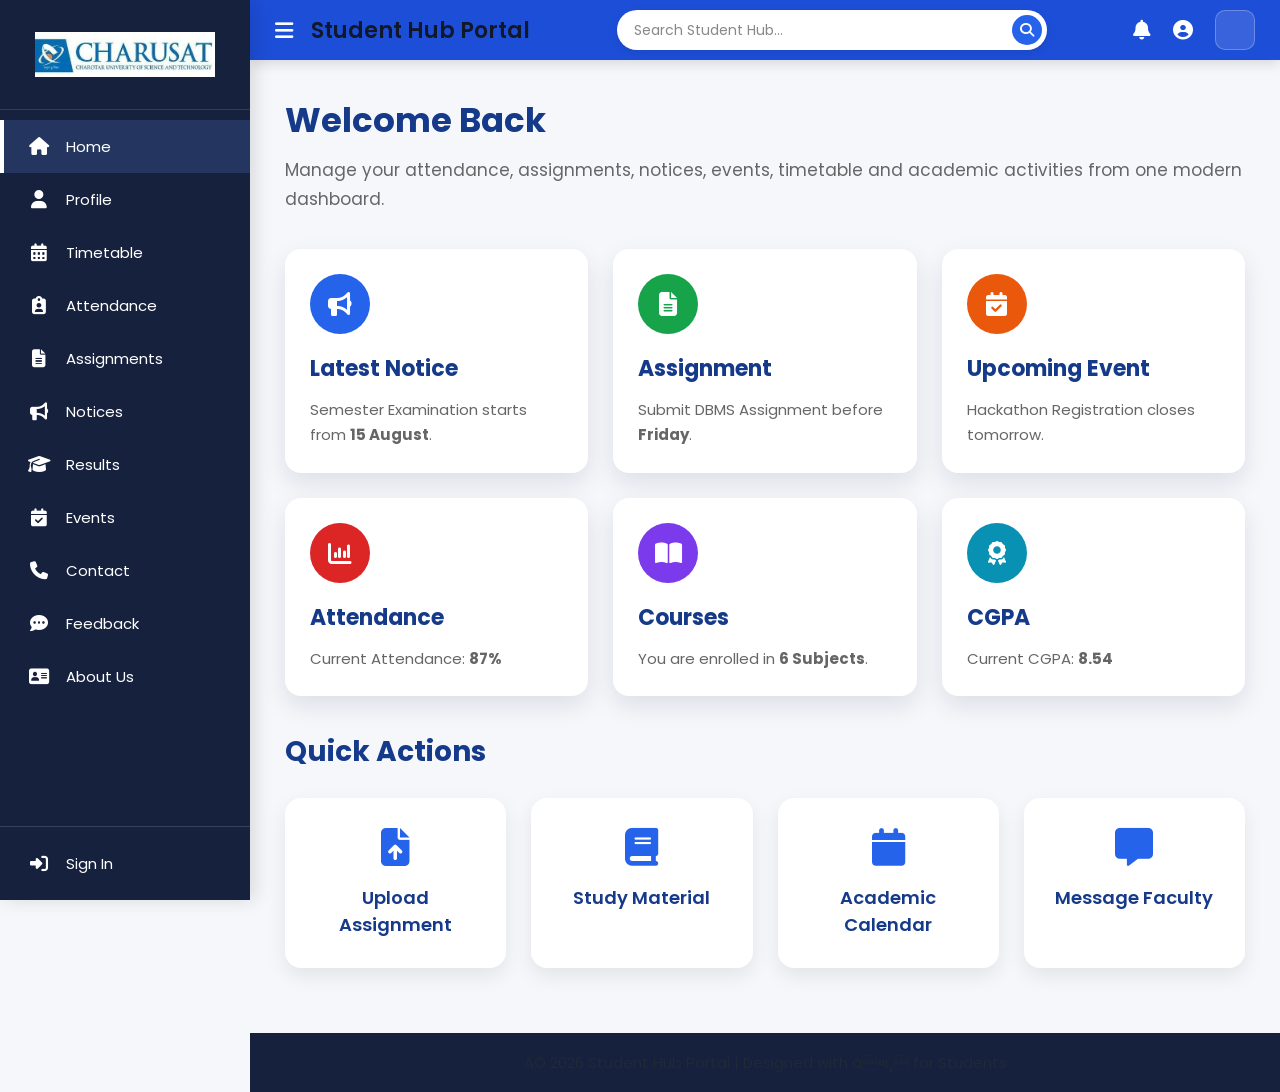
<file: index.html>
﻿<!DOCTYPE html>
<html lang="en">

<head>

    <meta charset="UTF-8">

    <meta name="viewport"
        content="width=device-width, initial-scale=1.0">

    <title>Student Hub Portal</title>


    <!-- =====================================================
         FONT AWESOME
    ====================================================== -->

    <link rel="stylesheet"
        href="https://cdnjs.cloudflare.com/ajax/libs/font-awesome/6.7.2/css/all.min.css">


    <!-- =====================================================
         GOOGLE FONT
    ====================================================== -->

    <link rel="preconnect"
        href="https://fonts.googleapis.com">

    <link rel="preconnect"
        href="https://fonts.gstatic.com"
        crossorigin>

    <link href="https://fonts.googleapis.com/css2?family=Poppins:wght@300;400;500;600;700;800&display=swap"
        rel="stylesheet">


    <!-- =====================================================
         CSS
    ====================================================== -->

    <link rel="stylesheet"
        href="style.css">

    <link rel="stylesheet" href="theme.css">
</head>


<body>


    <!-- =====================================================
         SIDEBAR
    ====================================================== -->

    <aside class="sidebar">


        <!-- ================= LOGO ================= -->

        <div class="logo-section">

            <img src="logo.jpg"
                alt="Student Hub Logo"
                class="logo">

        </div>


        <!-- ================= MENU ================= -->

        <nav class="menu">


            <a href="index.html"
                class="active">

                <i class="fa-solid fa-house"></i>

                <span>Home</span>

            </a>


            <a href="profile.html">

                <i class="fa-solid fa-user"></i>

                <span>Profile</span>

            </a>


            <a href="timetable.html">

                <i class="fa-solid fa-calendar-days"></i>

                <span>Timetable</span>

            </a>


            <a href="attendence.html">

                <i class="fa-solid fa-clipboard-user"></i>

                <span>Attendance</span>

            </a>


            <a href="assignment.html">

                <i class="fa-solid fa-file-lines"></i>

                <span>Assignments</span>

            </a>


            <a href="notice.html">

                <i class="fa-solid fa-bullhorn"></i>

                <span>Notices</span>

            </a>


            <a href="result.html">

                <i class="fa-solid fa-graduation-cap"></i>

                <span>Results</span>

            </a>


            <a href="event.html">

                <i class="fa-solid fa-calendar-check"></i>

                <span>Events</span>

            </a>


            <a href="contect.html">

                <i class="fa-solid fa-phone"></i>

                <span>Contact</span>

            </a>


            <a href="feedback.html">

                <i class="fa-solid fa-comment-dots"></i>

                <span>Feedback</span>

            </a>


            <a href="about.html">

                <i class="fa-solid fa-address-card"></i>

                <span>About Us</span>

            </a>


        </nav>


        <!-- ================= BOTTOM MENU ================= -->

        <div class="bottom-menu">

            <a href="login.html">

                <i class="fa-solid fa-right-to-bracket"></i>

                <span>Sign In</span>

            </a>

        </div>


    </aside>



    <!-- =====================================================
         MAIN CONTENT
    ====================================================== -->

    <main class="main-content">


        <!-- =================================================
             NAVBAR
        ================================================== -->

        <header class="navbar">


            <!-- ================= LEFT ================= -->

            <div class="navbar-left">


                <!-- Sidebar Toggle -->

                <i class="fa-solid fa-bars"
                    id="menu-toggle"
                    title="Toggle Sidebar">
                </i>


                <!-- Portal Name -->

                <h2>
                    Student Hub Portal
                </h2>


            </div>



            <!-- ================= SEARCH ================= -->

            <div class="navbar-search"
                id="navbar-search">


                <input
                    type="text"
                    id="search-input"
                    placeholder="Search Student Hub..."
                    autocomplete="off">


                <!-- Search Button -->

                <button
                    type="button"
                    id="search-btn"
                    title="Search">

                    <i class="fa-solid fa-magnifying-glass"></i>

                </button>


                <!-- Search Results -->

                <div class="search-results"
                    id="search-results">

                </div>


            </div>



            <!-- ================= RIGHT ================= -->

            <div class="navbar-right">


                <!-- Notification -->

                <i class="fa-solid fa-bell"
                    id="notification-btn"
                    title="Notifications">
                </i>


                <!-- Profile -->

                <i class="fa-solid fa-circle-user"
                    id="profile-btn"
                    title="Profile">
                </i>


            </div>


        </header>



        <!-- =================================================
             WELCOME
        ================================================== -->

        <section class="welcome">

            <h1>
                Welcome Back
            </h1>

            <p>

                Manage your attendance, assignments, notices,
                events, timetable and academic activities
                from one modern dashboard.

            </p>

        </section>



        <!-- =================================================
             DASHBOARD CARDS
        ================================================== -->

        <section class="cards">


            <!-- Latest Notice -->

            <div class="card">

                <div class="card-icon blue">

                    <i class="fa-solid fa-bullhorn"></i>

                </div>

                <h3>
                    Latest Notice
                </h3>

                <p>

                    Semester Examination starts from
                    <strong>15 August</strong>.

                </p>

            </div>



            <!-- Assignment -->

            <div class="card">

                <div class="card-icon green">

                    <i class="fa-solid fa-file-lines"></i>

                </div>

                <h3>
                    Assignment
                </h3>

                <p>

                    Submit DBMS Assignment before
                    <strong>Friday</strong>.

                </p>

            </div>



            <!-- Upcoming Event -->

            <div class="card">

                <div class="card-icon orange">

                    <i class="fa-solid fa-calendar-check"></i>

                </div>

                <h3>
                    Upcoming Event
                </h3>

                <p>

                    Hackathon Registration closes
                    tomorrow.

                </p>

            </div>



            <!-- Attendance -->

            <div class="card">

                <div class="card-icon red">

                    <i class="fa-solid fa-chart-column"></i>

                </div>

                <h3>
                    Attendance
                </h3>

                <p>

                    Current Attendance:
                    <strong>87%</strong>

                </p>

            </div>



            <!-- Courses -->

            <div class="card">

                <div class="card-icon purple">

                    <i class="fa-solid fa-book-open"></i>

                </div>

                <h3>
                    Courses
                </h3>

                <p>

                    You are enrolled in
                    <strong>6 Subjects</strong>.

                </p>

            </div>



            <!-- CGPA -->

            <div class="card">

                <div class="card-icon cyan">

                    <i class="fa-solid fa-award"></i>

                </div>

                <h3>
                    CGPA
                </h3>

                <p>

                    Current CGPA:
                    <strong>8.54</strong>

                </p>

            </div>


        </section>



        <!-- =================================================
             QUICK ACTIONS
        ================================================== -->

        <section class="quick-section">


            <h2>
                Quick Actions
            </h2>


            <div class="quick-grid">


                <!-- Upload Assignment -->

                <div class="quick-box">

                    <i class="fa-solid fa-file-arrow-up"></i>

                    <h4>
                        Upload Assignment
                    </h4>

                </div>


                <!-- Study Material -->

                <div class="quick-box">

                    <i class="fa-solid fa-book"></i>

                    <h4>
                        Study Material
                    </h4>

                </div>


                <!-- Academic Calendar -->

                <div class="quick-box">

                    <i class="fa-solid fa-calendar"></i>

                    <h4>
                        Academic Calendar
                    </h4>

                </div>


                <!-- Message Faculty -->

                <div class="quick-box">

                    <i class="fa-solid fa-message"></i>

                    <h4>
                        Message Faculty
                    </h4>

                </div>


            </div>

        </section>



        <!-- =================================================
             FOOTER
        ================================================== -->

        <footer class="footer">

            <p>

                Â© 2026 Student Hub Portal |
                Designed with â¤ï¸ for Students

            </p>

        </footer>


    </main>



    <!-- =====================================================
         JAVASCRIPT
    ====================================================== -->

    <script src="index.js"></script>


    <script src="theme.js"></script>
</body>

</html>
</file>
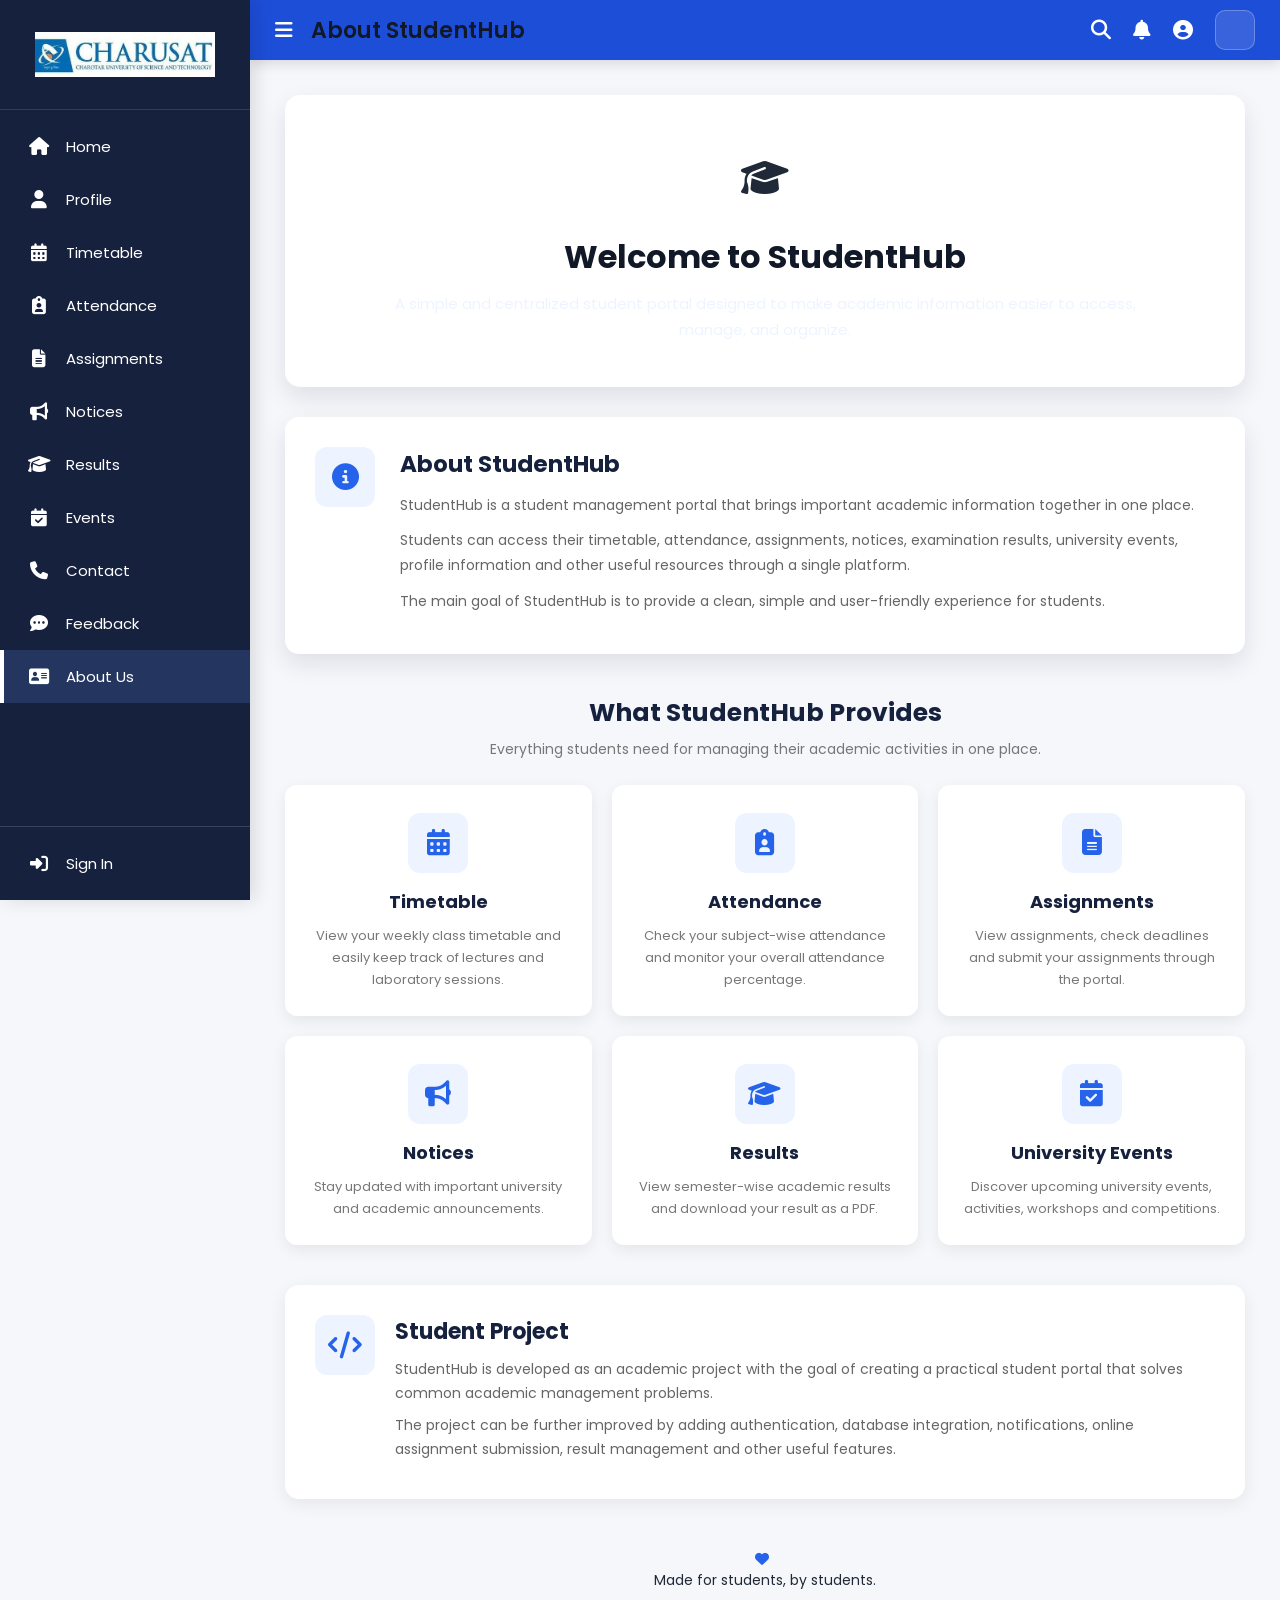
<file: about.html>
﻿<!DOCTYPE html>
<html lang="en">

<head>

    <meta charset="UTF-8">

    <meta name="viewport" content="width=device-width, initial-scale=1.0">

    <title>StudentHub | About Us</title>

    <!-- Font Awesome -->
    <link rel="stylesheet"
        href="https://cdnjs.cloudflare.com/ajax/libs/font-awesome/6.7.2/css/all.min.css">

    <!-- CSS -->
    <link rel="stylesheet" href="about.css">

    <link rel="stylesheet" href="theme.css">
</head>

<body>

<!-- ================= SIDEBAR ================= -->

<aside class="sidebar">

    <!-- Logo -->
    <div class="logo-section">

        <img src="logo.jpg"
             alt="Student Hub Logo"
             class="logo">

    </div>


    <!-- Menu -->
    <nav class="menu">

        <a href="index.html">
            <i class="fa-solid fa-house"></i>
            <span>Home</span>
        </a>

        <a href="profile.html">
            <i class="fa-solid fa-user"></i>
            <span>Profile</span>
        </a>

        <a href="timetable.html">
            <i class="fa-solid fa-calendar-days"></i>
            <span>Timetable</span>
        </a>

        <a href="attendence.html">
            <i class="fa-solid fa-clipboard-user"></i>
            <span>Attendance</span>
        </a>

        <a href="assignment.html">
            <i class="fa-solid fa-file-lines"></i>
            <span>Assignments</span>
        </a>

        <a href="notice.html">
            <i class="fa-solid fa-bullhorn"></i>
            <span>Notices</span>
        </a>

        <a href="result.html">
            <i class="fa-solid fa-graduation-cap"></i>
            <span>Results</span>
        </a>

        <a href="event.html">
            <i class="fa-solid fa-calendar-check"></i>
            <span>Events</span>
        </a>

        <a href="contect.html">
            <i class="fa-solid fa-phone"></i>
            <span>Contact</span>
        </a>

        <a href="feedback.html">
            <i class="fa-solid fa-comment-dots"></i>
            <span>Feedback</span>
        </a>

        <a href="about.html" class="active">
            <i class="fa-solid fa-address-card"></i>
            <span>About Us</span>
        </a>

    </nav>


    <!-- Bottom Menu -->

    <div class="bottom-menu">

        <a href="login.html">
            <i class="fa-solid fa-right-to-bracket"></i>
            <span>Sign In</span>
        </a>

    </div>

</aside>


<!-- ================= MAIN CONTENT ================= -->

<div class="main-content">


    <!-- ================= NAVBAR ================= -->

    <header class="navbar">

        <div class="navbar-left">

            <i class="fa-solid fa-bars"></i>

            <h2>About StudentHub</h2>

        </div>


        <div class="navbar-right">

            <i class="fa-solid fa-magnifying-glass"></i>

            <i class="fa-solid fa-bell"></i>

            <i class="fa-solid fa-user-circle"></i>

        </div>

    </header>


    <!-- ================= ABOUT CONTENT ================= -->

    <section class="about-container">


        <!-- ================= HERO SECTION ================= -->

        <div class="about-hero">

            <div class="about-icon">

                <i class="fa-solid fa-graduation-cap"></i>

            </div>

            <h1>Welcome to StudentHub</h1>

            <p>
                A simple and centralized student portal designed to
                make academic information easier to access, manage,
                and organize.
            </p>

        </div>


        <!-- ================= ABOUT STUDENTHUB ================= -->

        <div class="about-card">

            <div class="section-icon">

                <i class="fa-solid fa-circle-info"></i>

            </div>

            <div class="section-content">

                <h2>About StudentHub</h2>

                <p>
                    StudentHub is a student management portal that
                    brings important academic information together
                    in one place.
                </p>

                <p>
                    Students can access their timetable, attendance,
                    assignments, notices, examination results,
                    university events, profile information and
                    other useful resources through a single platform.
                </p>

                <p>
                    The main goal of StudentHub is to provide a
                    clean, simple and user-friendly experience for
                    students.
                </p>

            </div>

        </div>


        <!-- ================= FEATURES ================= -->

        <div class="section-title">

            <h2>What StudentHub Provides</h2>

            <p>
                Everything students need for managing their academic
                activities in one place.
            </p>

        </div>


        <div class="features-grid">


            <!-- Timetable -->

            <div class="feature-card">

                <div class="feature-icon">

                    <i class="fa-solid fa-calendar-days"></i>

                </div>

                <h3>Timetable</h3>

                <p>
                    View your weekly class timetable and easily
                    keep track of lectures and laboratory sessions.
                </p>

            </div>


            <!-- Attendance -->

            <div class="feature-card">

                <div class="feature-icon">

                    <i class="fa-solid fa-clipboard-user"></i>

                </div>

                <h3>Attendance</h3>

                <p>
                    Check your subject-wise attendance and monitor
                    your overall attendance percentage.
                </p>

            </div>


            <!-- Assignments -->

            <div class="feature-card">

                <div class="feature-icon">

                    <i class="fa-solid fa-file-lines"></i>

                </div>

                <h3>Assignments</h3>

                <p>
                    View assignments, check deadlines and submit
                    your assignments through the portal.
                </p>

            </div>


            <!-- Notices -->

            <div class="feature-card">

                <div class="feature-icon">

                    <i class="fa-solid fa-bullhorn"></i>

                </div>

                <h3>Notices</h3>

                <p>
                    Stay updated with important university and
                    academic announcements.
                </p>

            </div>


            <!-- Results -->

            <div class="feature-card">

                <div class="feature-icon">

                    <i class="fa-solid fa-graduation-cap"></i>

                </div>

                <h3>Results</h3>

                <p>
                    View semester-wise academic results and
                    download your result as a PDF.
                </p>

            </div>


            <!-- Events -->

            <div class="feature-card">

                <div class="feature-icon">

                    <i class="fa-solid fa-calendar-check"></i>

                </div>

                <h3>University Events</h3>

                <p>
                    Discover upcoming university events,
                    activities, workshops and competitions.
                </p>

            </div>


        </div>


        <!-- ================= MISSION ================= -->

        
        <!-- ================= PROJECT ================= -->

        <div class="project-card">

            <div class="project-icon">

                <i class="fa-solid fa-code"></i>

            </div>

            <div>

                <h2>Student Project</h2>

                <p>
                    StudentHub is developed as an academic project
                    with the goal of creating a practical student
                    portal that solves common academic management
                    problems.
                </p>

                <p>
                    The project can be further improved by adding
                    authentication, database integration,
                    notifications, online assignment submission,
                    result management and other useful features.
                </p>

            </div>

        </div>


        <!-- ================= FOOTER MESSAGE ================= -->

        <div class="about-footer">

            <i class="fa-solid fa-heart"></i>

            <p>
                Made for students, by students.
            </p>

        </div>


    </section>

</div>


    <script src="theme.js"></script>
</body>
</html>
</file>
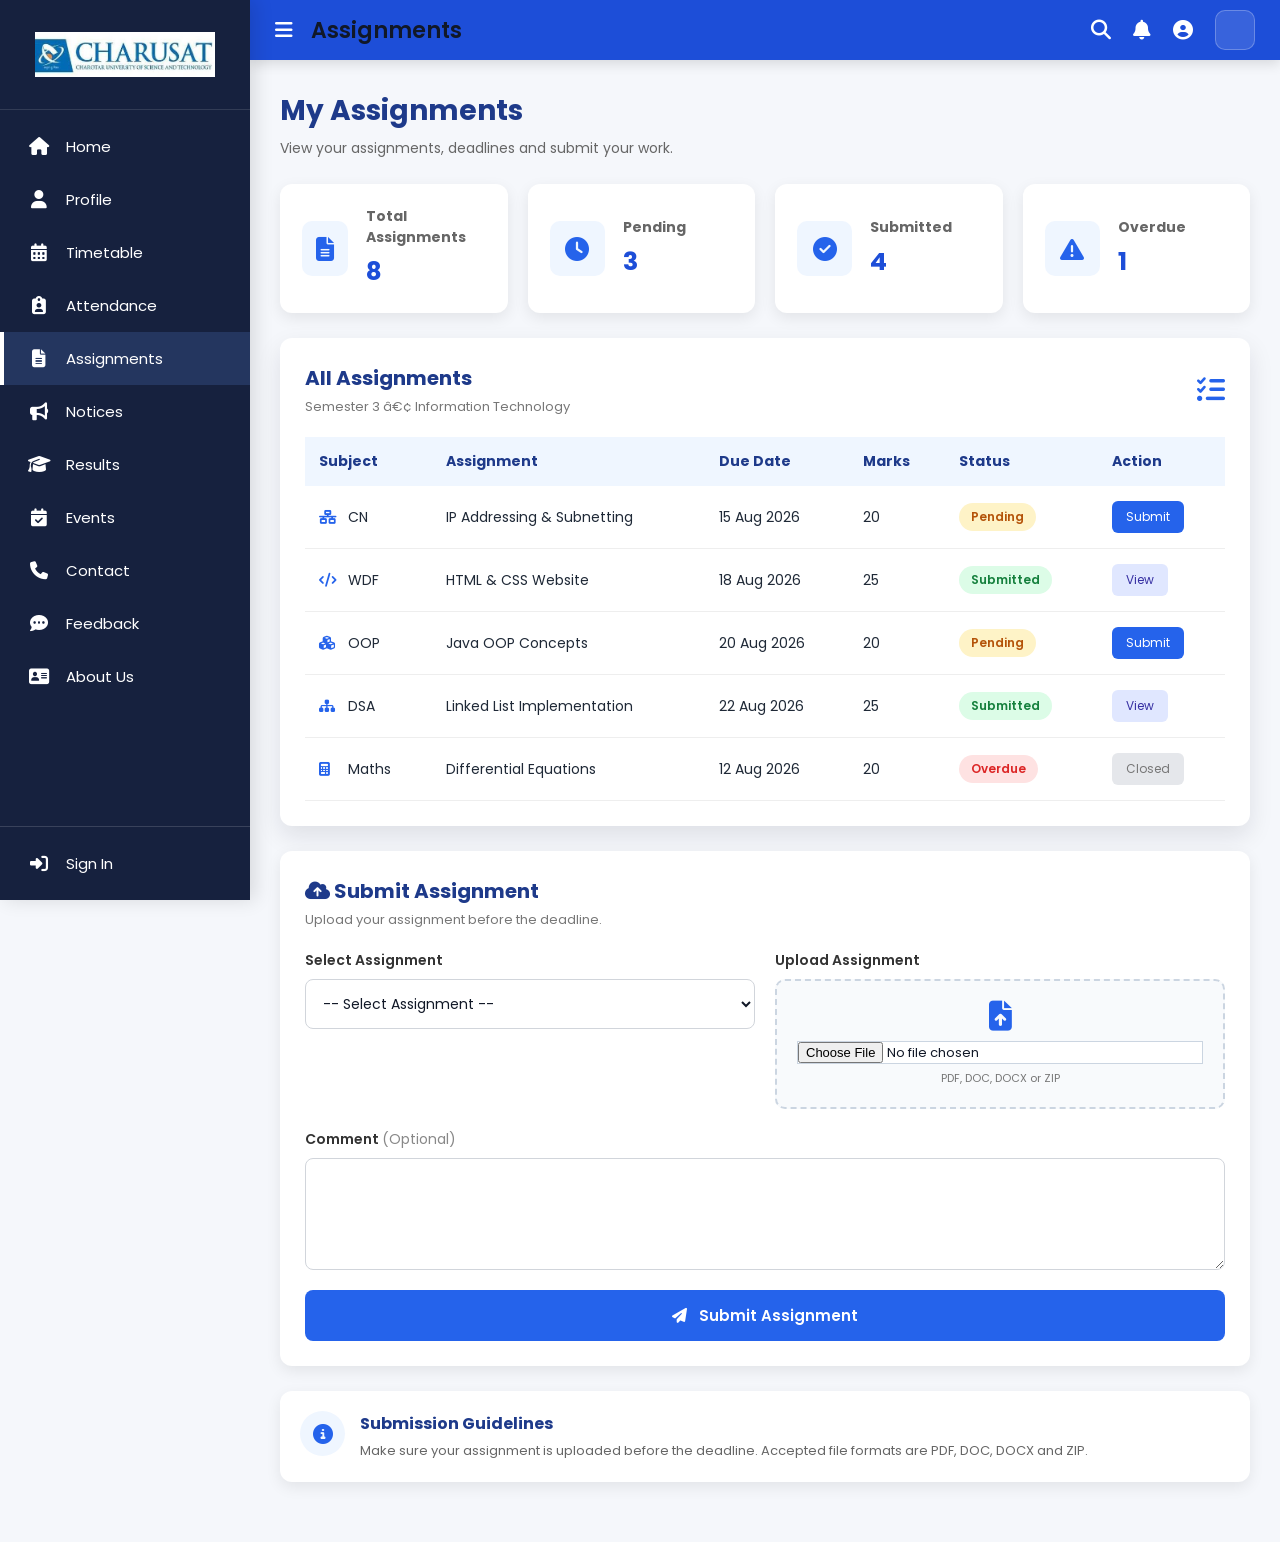
<file: assignment.html>
﻿<!DOCTYPE html>
<html lang="en">

<head>

    <meta charset="UTF-8">
    <meta name="viewport" content="width=device-width, initial-scale=1.0">

    <title>Assignments | StudentHub</title>

    <!-- Font Awesome -->
    <link rel="stylesheet"
        href="https://cdnjs.cloudflare.com/ajax/libs/font-awesome/6.7.2/css/all.min.css">

    <!-- CSS -->
    <link rel="stylesheet" href="assignment.css">

    <link rel="stylesheet" href="theme.css">
</head>

<body>

    <!-- ================= SIDEBAR ================= -->

    <aside class="sidebar">

        <!-- Logo -->
        <div class="logo-section">
            <img src="logo.jpg" alt="Student Hub Logo" class="logo">
        </div>

        <!-- Menu -->
        <nav class="menu">

            <a href="index.html">
                <i class="fa-solid fa-house"></i>
                <span>Home</span>
            </a>

            <a href="profile.html">
                <i class="fa-solid fa-user"></i>
                <span>Profile</span>
            </a>

            <a href="timetable.html">
                <i class="fa-solid fa-calendar-days"></i>
                <span>Timetable</span>
            </a>

            <a href="attendence.html">
                <i class="fa-solid fa-clipboard-user"></i>
                <span>Attendance</span>
            </a>

            <a href="assignment.html" class="active">
                <i class="fa-solid fa-file-lines"></i>
                <span>Assignments</span>
            </a>

            <a href="notice.html">
                <i class="fa-solid fa-bullhorn"></i>
                <span>Notices</span>
            </a>

            <a href="result.html">
                <i class="fa-solid fa-graduation-cap"></i>
                <span>Results</span>
            </a>

            <a href="event.html">
                <i class="fa-solid fa-calendar-check"></i>
                <span>Events</span>
            </a>

            <a href="contect.html">
                <i class="fa-solid fa-phone"></i>
                <span>Contact</span>
            </a>

            <a href="feedback.html">
                <i class="fa-solid fa-comment-dots"></i>
                <span>Feedback</span>
            </a>

            <a href="about.html">
                <i class="fa-solid fa-address-card"></i>
                <span>About Us</span>
            </a>

        </nav>

        <!-- Bottom Menu -->
        <div class="bottom-menu">

            <a href="login.html">
                <i class="fa-solid fa-right-to-bracket"></i>
                <span>Sign In</span>
            </a>

        </div>

    </aside>


    <!-- ================= MAIN CONTENT ================= -->

    <div class="main-content">

        <!-- ================= NAVBAR ================= -->

        <header class="navbar">

            <div class="navbar-left">

                <i class="fa-solid fa-bars"></i>

                <h2>Assignments</h2>

            </div>

            <div class="navbar-right">

                <i class="fa-solid fa-magnifying-glass"></i>

                <i class="fa-solid fa-bell"></i>

                <i class="fa-solid fa-user-circle"></i>

            </div>

        </header>


        <!-- ================= ASSIGNMENT CONTENT ================= -->

        <div class="assignment-content">


            <!-- ================= PAGE HEADING ================= -->

            <div class="page-heading">

                <h1>My Assignments</h1>

                <p>
                    View your assignments, deadlines and submit your work.
                </p>

            </div>


            <!-- ================= SUMMARY CARDS ================= -->

            <div class="summary-cards">


                <!-- Total -->

                <div class="summary-card">

                    <div class="summary-icon">
                        <i class="fa-solid fa-file-lines"></i>
                    </div>

                    <div>
                        <h3>Total Assignments</h3>
                        <p>8</p>
                    </div>

                </div>


                <!-- Pending -->

                <div class="summary-card">

                    <div class="summary-icon">
                        <i class="fa-solid fa-clock"></i>
                    </div>

                    <div>
                        <h3>Pending</h3>
                        <p>3</p>
                    </div>

                </div>


                <!-- Submitted -->

                <div class="summary-card">

                    <div class="summary-icon">
                        <i class="fa-solid fa-circle-check"></i>
                    </div>

                    <div>
                        <h3>Submitted</h3>
                        <p>4</p>
                    </div>

                </div>


                <!-- Overdue -->

                <div class="summary-card">

                    <div class="summary-icon">
                        <i class="fa-solid fa-triangle-exclamation"></i>
                    </div>

                    <div>
                        <h3>Overdue</h3>
                        <p>1</p>
                    </div>

                </div>

            </div>


            <!-- ================= ASSIGNMENT LIST ================= -->

            <div class="assignment-card">

                <div class="card-heading">

                    <div>

                        <h2>All Assignments</h2>

                        <p>
                            Semester 3 â€¢ Information Technology
                        </p>

                    </div>

                    <i class="fa-solid fa-list-check"></i>

                </div>


                <div class="assignment-table-wrapper">

                    <table class="assignment-table">

                        <thead>

                            <tr>

                                <th>Subject</th>

                                <th>Assignment</th>

                                <th>Due Date</th>

                                <th>Marks</th>

                                <th>Status</th>

                                <th>Action</th>

                            </tr>

                        </thead>


                        <tbody>


                            <!-- CN -->

                            <tr>

                                <td>
                                    <i class="fa-solid fa-network-wired"></i>
                                    CN
                                </td>

                                <td>
                                    IP Addressing & Subnetting
                                </td>

                                <td>
                                    15 Aug 2026
                                </td>

                                <td>
                                    20
                                </td>

                                <td>
                                    <span class="status pending">
                                        Pending
                                    </span>
                                </td>

                                <td>

                                    <a href="#submit-assignment"
                                       class="submit-link">

                                        Submit

                                    </a>

                                </td>

                            </tr>


                            <!-- WDF -->

                            <tr>

                                <td>
                                    <i class="fa-solid fa-code"></i>
                                    WDF
                                </td>

                                <td>
                                    HTML & CSS Website
                                </td>

                                <td>
                                    18 Aug 2026
                                </td>

                                <td>
                                    25
                                </td>

                                <td>
                                    <span class="status submitted">
                                        Submitted
                                    </span>
                                </td>

                                <td>

                                    <button class="view-button">
                                        View
                                    </button>

                                </td>

                            </tr>


                            <!-- OOP -->

                            <tr>

                                <td>
                                    <i class="fa-solid fa-cubes"></i>
                                    OOP
                                </td>

                                <td>
                                    Java OOP Concepts
                                </td>

                                <td>
                                    20 Aug 2026
                                </td>

                                <td>
                                    20
                                </td>

                                <td>
                                    <span class="status pending">
                                        Pending
                                    </span>
                                </td>

                                <td>

                                    <a href="#submit-assignment"
                                       class="submit-link">

                                        Submit

                                    </a>

                                </td>

                            </tr>


                            <!-- DSA -->

                            <tr>

                                <td>
                                    <i class="fa-solid fa-sitemap"></i>
                                    DSA
                                </td>

                                <td>
                                    Linked List Implementation
                                </td>

                                <td>
                                    22 Aug 2026
                                </td>

                                <td>
                                    25
                                </td>

                                <td>
                                    <span class="status submitted">
                                        Submitted
                                    </span>
                                </td>

                                <td>

                                    <button class="view-button">
                                        View
                                    </button>

                                </td>

                            </tr>


                            <!-- Maths -->

                            <tr>

                                <td>
                                    <i class="fa-solid fa-calculator"></i>
                                    Maths
                                </td>

                                <td>
                                    Differential Equations
                                </td>

                                <td>
                                    12 Aug 2026
                                </td>

                                <td>
                                    20
                                </td>

                                <td>
                                    <span class="status overdue">
                                        Overdue
                                    </span>
                                </td>

                                <td>

                                    <button class="disabled-button"
                                            disabled>

                                        Closed

                                    </button>

                                </td>

                            </tr>


                        </tbody>

                    </table>

                </div>

            </div>


            <!-- ================= SUBMIT ASSIGNMENT ================= -->

            <div class="submit-card" id="submit-assignment">

                <div class="card-heading">

                    <div>

                        <h2>
                            <i class="fa-solid fa-cloud-arrow-up"></i>
                            Submit Assignment
                        </h2>

                        <p>
                            Upload your assignment before the deadline.
                        </p>

                    </div>

                </div>


                <form class="submission-form">


                    <!-- Select Assignment -->

                    <div class="form-group">

                        <label for="assignment">

                            Select Assignment

                        </label>

                        <select id="assignment" required>

                            <option value="">
                                -- Select Assignment --
                            </option>

                            <option value="cn">
                                CN - IP Addressing & Subnetting
                            </option>

                            <option value="oop">
                                OOP - Java OOP Concepts
                            </option>

                            <option value="dsa">
                                DSA - Linked List Implementation
                            </option>

                        </select>

                    </div>


                    <!-- File Upload -->

                    <div class="form-group">

                        <label for="assignment-file">

                            Upload Assignment

                        </label>

                        <div class="file-upload">

                            <i class="fa-solid fa-file-arrow-up"></i>

                            <input
                                type="file"
                                id="assignment-file"
                                accept=".pdf,.doc,.docx,.zip"
                                required>

                            <p>
                                PDF, DOC, DOCX or ZIP
                            </p>

                        </div>

                    </div>


                    <!-- Comment -->

                    <div class="form-group">

                        <label for="comment">

                            Comment
                            <span>(Optional)</span>

                        </label>

                        <textarea
                            id="comment"
                            rows="4"
                            placeholder="Write a comment about your submission...">
                        </textarea>

                    </div>


                    <!-- Submit Button -->

                    <button
                        type="submit"
                        class="submit-button">

                        <i class="fa-solid fa-paper-plane"></i>

                        Submit Assignment

                    </button>

                </form>

            </div>


            <!-- ================= SUBMISSION INFORMATION ================= -->

            <div class="submission-info">

                <div class="info-icon">

                    <i class="fa-solid fa-circle-info"></i>

                </div>

                <div>

                    <h3>Submission Guidelines</h3>

                    <p>
                        Make sure your assignment is uploaded before
                        the deadline. Accepted file formats are
                        PDF, DOC, DOCX and ZIP.
                    </p>

                </div>

            </div>


        </div>

    </div>

    <script src="theme.js"></script>
</body>

</html>
</file>
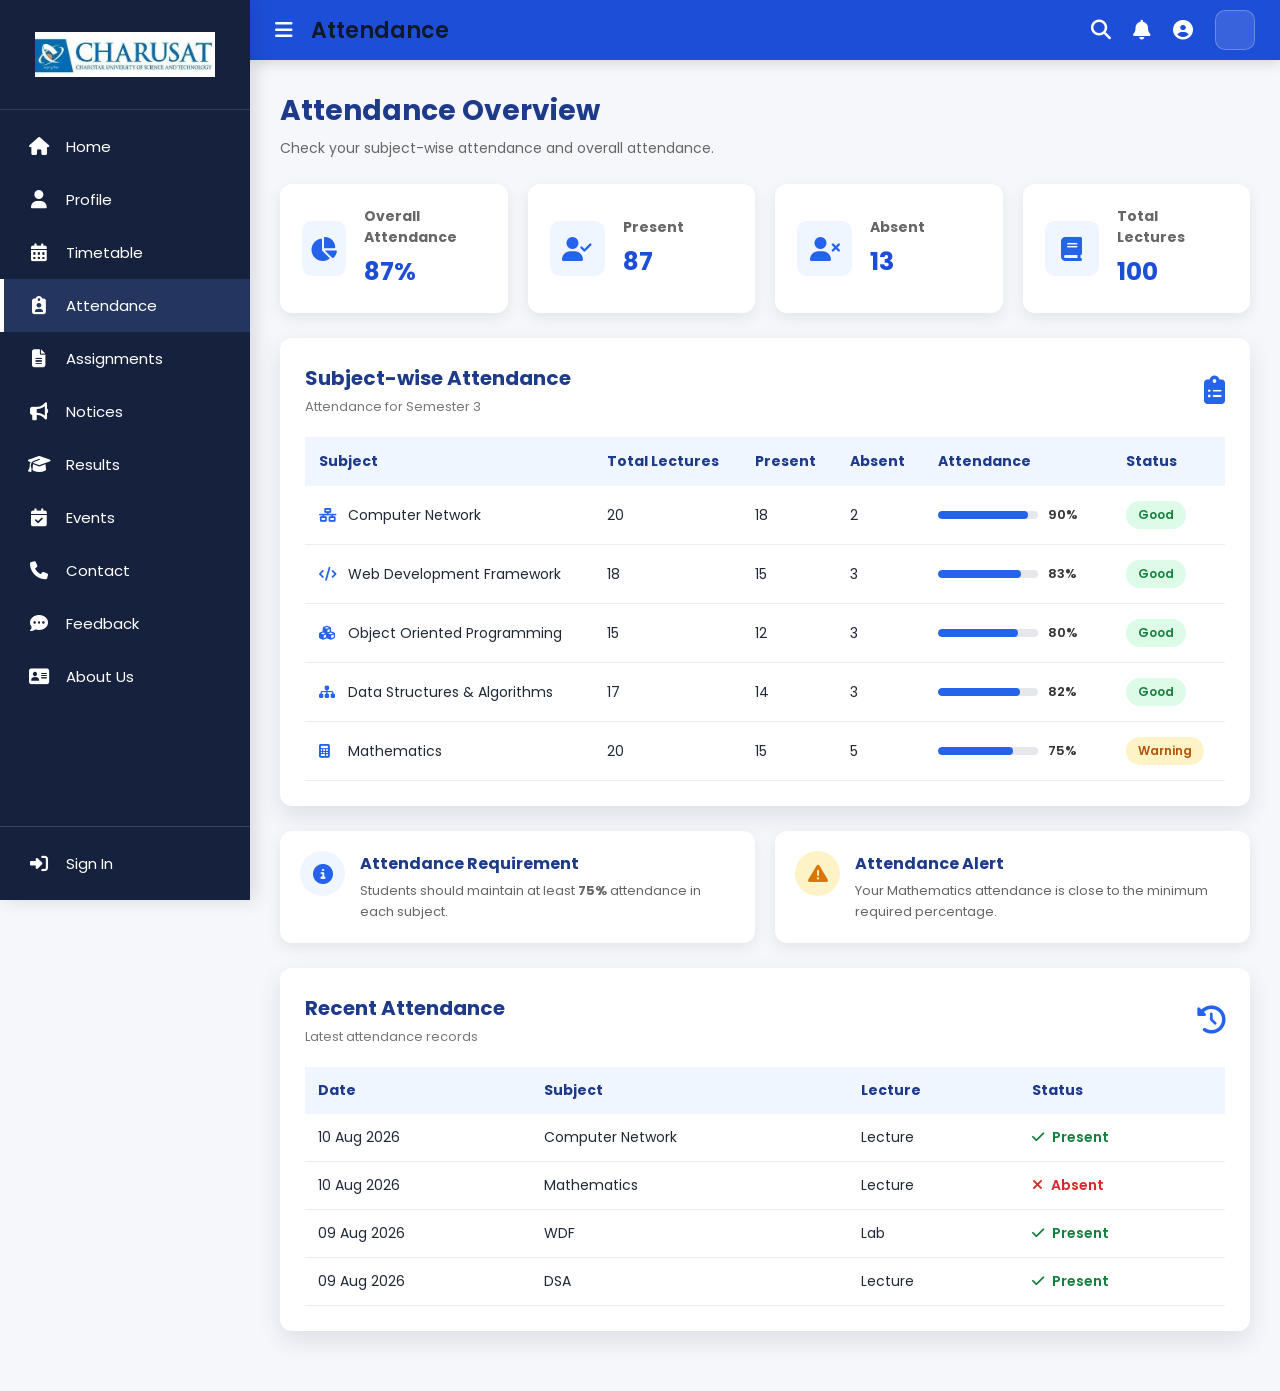
<file: attendence.html>
﻿<!DOCTYPE html>
<html lang="en">

<head>

    <meta charset="UTF-8">
    <meta name="viewport" content="width=device-width, initial-scale=1.0">

    <title>Attendance | StudentHub</title>

    <!-- Font Awesome -->
    <link rel="stylesheet"
        href="https://cdnjs.cloudflare.com/ajax/libs/font-awesome/6.7.2/css/all.min.css">

    <!-- CSS -->
    <link rel="stylesheet" href="attendence.css">

    <link rel="stylesheet" href="theme.css">
</head>

<body>

    <!-- ================= SIDEBAR ================= -->

    <aside class="sidebar">

        <!-- Logo -->
        <div class="logo-section">
            <img src="logo.jpg" alt="Student Hub Logo" class="logo">
        </div>

        <!-- Menu -->
        <nav class="menu">

            <a href="index.html">
                <i class="fa-solid fa-house"></i>
                <span>Home</span>
            </a>

            <a href="profile.html">
                <i class="fa-solid fa-user"></i>
                <span>Profile</span>
            </a>

            <a href="timetable.html">
                <i class="fa-solid fa-calendar-days"></i>
                <span>Timetable</span>
            </a>

            <a href="attendence.html" class="active">
                <i class="fa-solid fa-clipboard-user"></i>
                <span>Attendance</span>
            </a>

            <a href="assignment.html">
                <i class="fa-solid fa-file-lines"></i>
                <span>Assignments</span>
            </a>

            <a href="notice.html">
                <i class="fa-solid fa-bullhorn"></i>
                <span>Notices</span>
            </a>

            <a href="result.html">
                <i class="fa-solid fa-graduation-cap"></i>
                <span>Results</span>
            </a>

            <a href="event.html">
                <i class="fa-solid fa-calendar-check"></i>
                <span>Events</span>
            </a>

            <a href="contect.html">
                <i class="fa-solid fa-phone"></i>
                <span>Contact</span>
            </a>

            <a href="feedback.html">
                <i class="fa-solid fa-comment-dots"></i>
                <span>Feedback</span>
            </a>

            <a href="about.html">
                <i class="fa-solid fa-address-card"></i>
                <span>About Us</span>
            </a>

        </nav>

        <!-- Bottom Menu -->
        <div class="bottom-menu">

            <a href="login.html">
                <i class="fa-solid fa-right-to-bracket"></i>
                <span>Sign In</span>
            </a>

        </div>

    </aside>


    <!-- ================= MAIN CONTENT ================= -->

    <div class="main-content">

        <!-- ================= NAVBAR ================= -->

        <header class="navbar">

            <div class="navbar-left">

                <i class="fa-solid fa-bars"></i>

                <h2>Attendance</h2>

            </div>

            <div class="navbar-right">

                <i class="fa-solid fa-magnifying-glass"></i>

                <i class="fa-solid fa-bell"></i>

                <i class="fa-solid fa-user-circle"></i>

            </div>

        </header>


        <!-- ================= PAGE CONTENT ================= -->

        <div class="attendance-content">

            <!-- ================= PAGE HEADING ================= -->

            <div class="page-heading">

                <h1>Attendance Overview</h1>

                <p>
                    Check your subject-wise attendance and overall attendance.
                </p>

            </div>


            <!-- ================= SUMMARY CARDS ================= -->

            <div class="summary-cards">

                <!-- Overall Attendance -->

                <div class="summary-card">

                    <div class="summary-icon">
                        <i class="fa-solid fa-chart-pie"></i>
                    </div>

                    <div>
                        <h3>Overall Attendance</h3>
                        <p class="big-number">87%</p>
                    </div>

                </div>


                <!-- Present -->

                <div class="summary-card">

                    <div class="summary-icon">
                        <i class="fa-solid fa-user-check"></i>
                    </div>

                    <div>
                        <h3>Present</h3>
                        <p class="big-number">87</p>
                    </div>

                </div>


                <!-- Absent -->

                <div class="summary-card">

                    <div class="summary-icon">
                        <i class="fa-solid fa-user-xmark"></i>
                    </div>

                    <div>
                        <h3>Absent</h3>
                        <p class="big-number">13</p>
                    </div>

                </div>


                <!-- Total Lectures -->

                <div class="summary-card">

                    <div class="summary-icon">
                        <i class="fa-solid fa-book"></i>
                    </div>

                    <div>
                        <h3>Total Lectures</h3>
                        <p class="big-number">100</p>
                    </div>

                </div>

            </div>


            <!-- ================= SUBJECT ATTENDANCE ================= -->

            <div class="attendance-card">

                <div class="card-heading">

                    <div>
                        <h2>Subject-wise Attendance</h2>
                        <p>Attendance for Semester 3</p>
                    </div>

                    <i class="fa-solid fa-clipboard-list"></i>

                </div>


                <div class="attendance-table-wrapper">

                    <table class="attendance-table">

                        <thead>

                            <tr>

                                <th>Subject</th>

                                <th>Total Lectures</th>

                                <th>Present</th>

                                <th>Absent</th>

                                <th>Attendance</th>

                                <th>Status</th>

                            </tr>

                        </thead>

                        <tbody>

                            <!-- CN -->

                            <tr>

                                <td>
                                    <i class="fa-solid fa-network-wired"></i>
                                    Computer Network
                                </td>

                                <td>20</td>

                                <td>18</td>

                                <td>2</td>

                                <td>

                                    <div class="progress-container">

                                        <div class="progress-bar">
                                            <div class="progress-fill"
                                                style="width:90%;">
                                            </div>
                                        </div>

                                        <span>90%</span>

                                    </div>

                                </td>

                                <td>
                                    <span class="status good">
                                        Good
                                    </span>
                                </td>

                            </tr>


                            <!-- WDF -->

                            <tr>

                                <td>
                                    <i class="fa-solid fa-code"></i>
                                    Web Development Framework
                                </td>

                                <td>18</td>

                                <td>15</td>

                                <td>3</td>

                                <td>

                                    <div class="progress-container">

                                        <div class="progress-bar">
                                            <div class="progress-fill"
                                                style="width:83%;">
                                            </div>
                                        </div>

                                        <span>83%</span>

                                    </div>

                                </td>

                                <td>
                                    <span class="status good">
                                        Good
                                    </span>
                                </td>

                            </tr>


                            <!-- OOP -->

                            <tr>

                                <td>
                                    <i class="fa-solid fa-cubes"></i>
                                    Object Oriented Programming
                                </td>

                                <td>15</td>

                                <td>12</td>

                                <td>3</td>

                                <td>

                                    <div class="progress-container">

                                        <div class="progress-bar">
                                            <div class="progress-fill"
                                                style="width:80%;">
                                            </div>
                                        </div>

                                        <span>80%</span>

                                    </div>

                                </td>

                                <td>
                                    <span class="status good">
                                        Good
                                    </span>
                                </td>

                            </tr>


                            <!-- DSA -->

                            <tr>

                                <td>
                                    <i class="fa-solid fa-sitemap"></i>
                                    Data Structures & Algorithms
                                </td>

                                <td>17</td>

                                <td>14</td>

                                <td>3</td>

                                <td>

                                    <div class="progress-container">

                                        <div class="progress-bar">
                                            <div class="progress-fill"
                                                style="width:82%;">
                                            </div>
                                        </div>

                                        <span>82%</span>

                                    </div>

                                </td>

                                <td>
                                    <span class="status good">
                                        Good
                                    </span>
                                </td>

                            </tr>


                            <!-- Maths -->

                            <tr>

                                <td>
                                    <i class="fa-solid fa-calculator"></i>
                                    Mathematics
                                </td>

                                <td>20</td>

                                <td>15</td>

                                <td>5</td>

                                <td>

                                    <div class="progress-container">

                                        <div class="progress-bar">
                                            <div class="progress-fill"
                                                style="width:75%;">
                                            </div>
                                        </div>

                                        <span>75%</span>

                                    </div>

                                </td>

                                <td>
                                    <span class="status warning">
                                        Warning
                                    </span>
                                </td>

                            </tr>

                        </tbody>

                    </table>

                </div>

            </div>


            <!-- ================= ATTENDANCE RULE ================= -->

            <div class="bottom-cards">

                <!-- Attendance Requirement -->

                <div class="info-card">

                    <div class="info-icon">
                        <i class="fa-solid fa-circle-info"></i>
                    </div>

                    <div>

                        <h3>Attendance Requirement</h3>

                        <p>
                            Students should maintain at least
                            <strong>75%</strong> attendance in each subject.
                        </p>

                    </div>

                </div>


                <!-- Warning -->

                <div class="info-card warning-card">

                    <div class="info-icon">
                        <i class="fa-solid fa-triangle-exclamation"></i>
                    </div>

                    <div>

                        <h3>Attendance Alert</h3>

                        <p>
                            Your Mathematics attendance is close to the
                            minimum required percentage.
                        </p>

                    </div>

                </div>

            </div>


            <!-- ================= RECENT ATTENDANCE ================= -->

            <div class="attendance-card recent-card">

                <div class="card-heading">

                    <div>
                        <h2>Recent Attendance</h2>
                        <p>Latest attendance records</p>
                    </div>

                    <i class="fa-solid fa-clock-rotate-left"></i>

                </div>


                <table class="recent-table">

                    <thead>

                        <tr>

                            <th>Date</th>
                            <th>Subject</th>
                            <th>Lecture</th>
                            <th>Status</th>

                        </tr>

                    </thead>

                    <tbody>

                        <tr>

                            <td>10 Aug 2026</td>

                            <td>Computer Network</td>

                            <td>Lecture</td>

                            <td>
                                <span class="present">
                                    <i class="fa-solid fa-check"></i>
                                    Present
                                </span>
                            </td>

                        </tr>


                        <tr>

                            <td>10 Aug 2026</td>

                            <td>Mathematics</td>

                            <td>Lecture</td>

                            <td>
                                <span class="absent">
                                    <i class="fa-solid fa-xmark"></i>
                                    Absent
                                </span>
                            </td>

                        </tr>


                        <tr>

                            <td>09 Aug 2026</td>

                            <td>WDF</td>

                            <td>Lab</td>

                            <td>
                                <span class="present">
                                    <i class="fa-solid fa-check"></i>
                                    Present
                                </span>
                            </td>

                        </tr>


                        <tr>

                            <td>09 Aug 2026</td>

                            <td>DSA</td>

                            <td>Lecture</td>

                            <td>
                                <span class="present">
                                    <i class="fa-solid fa-check"></i>
                                    Present
                                </span>
                            </td>

                        </tr>

                    </tbody>

                </table>

            </div>

        </div>

    </div>

    <script src="theme.js"></script>
</body>

</html>
</file>
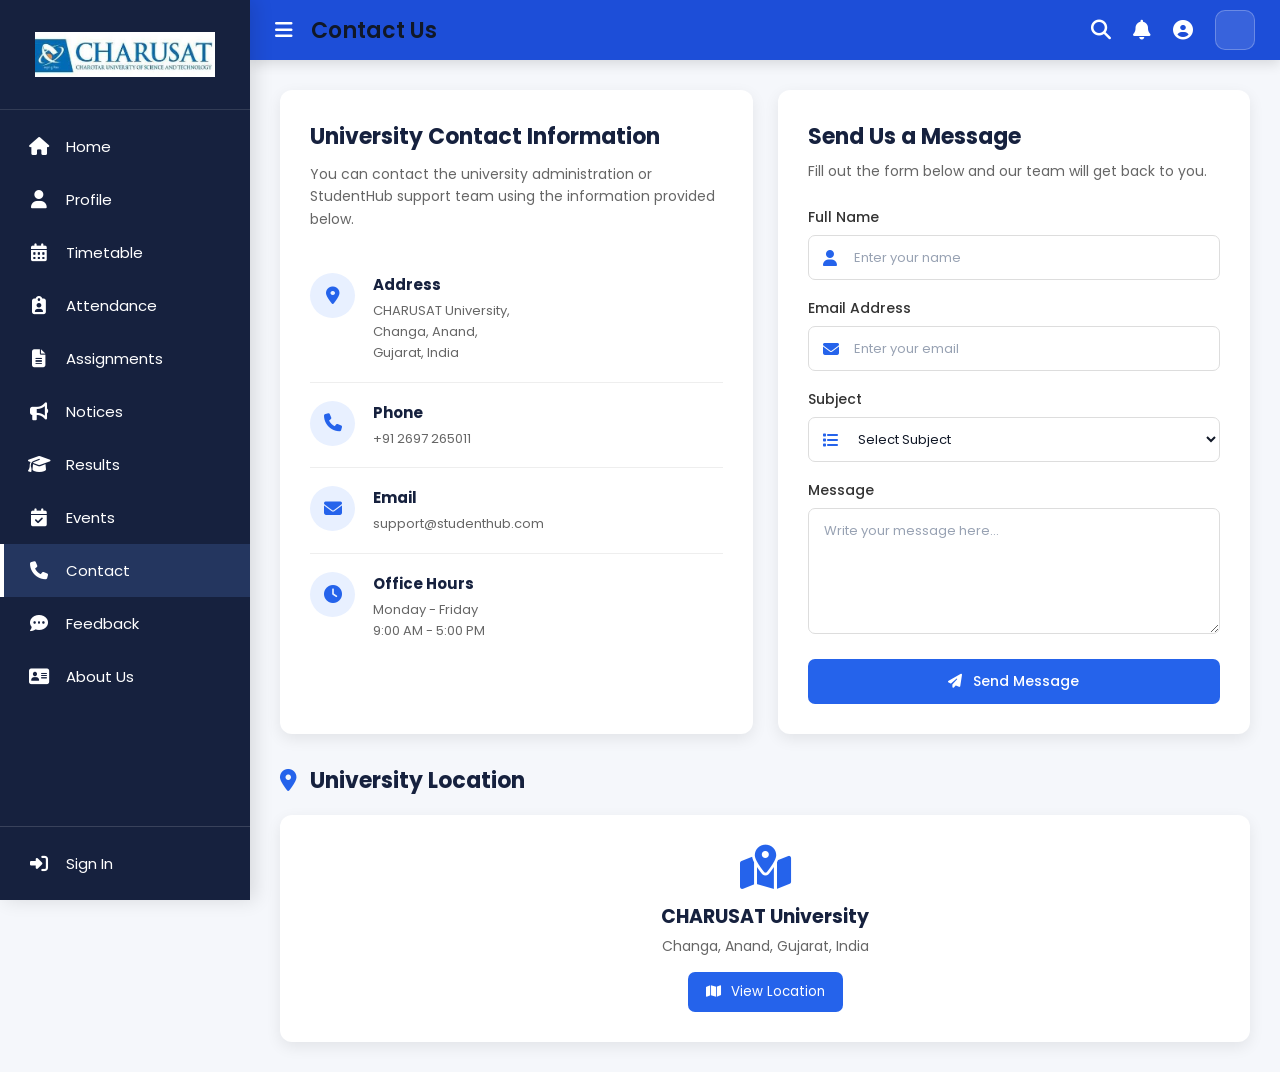
<file: contect.html>
﻿<!DOCTYPE html>
<html lang="en">

<head>

    <meta charset="UTF-8">
    <meta name="viewport" content="width=device-width, initial-scale=1.0">

    <title>StudentHub | Contact</title>

    <!-- Font Awesome -->
    <link rel="stylesheet"
        href="https://cdnjs.cloudflare.com/ajax/libs/font-awesome/6.7.2/css/all.min.css">

    <!-- CSS -->
    <link rel="stylesheet" href="contect.css">

    <link rel="stylesheet" href="theme.css">
</head>

<body>

    <!-- ================= SIDEBAR ================= -->

    <aside class="sidebar">

        <!-- Logo -->

        <div class="logo-section">

            <img src="logo.jpg"
                 alt="Student Hub Logo"
                 class="logo">

        </div>


        <!-- Menu -->

        <nav class="menu">

            <a href="index.html">
                <i class="fa-solid fa-house"></i>
                <span>Home</span>
            </a>

            <a href="profile.html">
                <i class="fa-solid fa-user"></i>
                <span>Profile</span>
            </a>

            <a href="timetable.html">
                <i class="fa-solid fa-calendar-days"></i>
                <span>Timetable</span>
            </a>

            <a href="attendence.html">
                <i class="fa-solid fa-clipboard-user"></i>
                <span>Attendance</span>
            </a>

            <a href="assignment.html">
                <i class="fa-solid fa-file-lines"></i>
                <span>Assignments</span>
            </a>

            <a href="notice.html">
                <i class="fa-solid fa-bullhorn"></i>
                <span>Notices</span>
            </a>

            <a href="result.html">
                <i class="fa-solid fa-graduation-cap"></i>
                <span>Results</span>
            </a>

            <a href="event.html">
                <i class="fa-solid fa-calendar-check"></i>
                <span>Events</span>
            </a>

            <a href="contect.html" class="active">
                <i class="fa-solid fa-phone"></i>
                <span>Contact</span>
            </a>

            <a href="feedback.html">
                <i class="fa-solid fa-comment-dots"></i>
                <span>Feedback</span>
            </a>

            <a href="about.html">
                <i class="fa-solid fa-address-card"></i>
                <span>About Us</span>
            </a>

        </nav>


        <!-- Bottom Menu -->

        <div class="bottom-menu">

            <a href="login.html">
                <i class="fa-solid fa-right-to-bracket"></i>
                <span>Sign In</span>
            </a>

        </div>

    </aside>



    <!-- ================= MAIN CONTENT ================= -->

    <div class="main-content">


        <!-- ================= NAVBAR ================= -->

        <header class="navbar">

            <div class="navbar-left">

                <i class="fa-solid fa-bars"></i>

                <h2>Contact Us</h2>

            </div>


            <div class="navbar-right">

                <i class="fa-solid fa-magnifying-glass"></i>

                <i class="fa-solid fa-bell"></i>

                <i class="fa-solid fa-user-circle"></i>

            </div>

        </header>



        <!-- ================= CONTACT INFORMATION ================= -->

        <section class="contact-container">


            <!-- Contact Information -->

            <div class="contact-info">

                <h2>University Contact Information</h2>

                <p class="info-description">
                    You can contact the university administration
                    or StudentHub support team using the information
                    provided below.
                </p>


                <!-- Address -->

                <div class="info-box">

                    <div class="info-icon">

                        <i class="fa-solid fa-location-dot"></i>

                    </div>

                    <div>

                        <h3>Address</h3>

                        <p>
                            CHARUSAT University,<br>
                            Changa, Anand,<br>
                            Gujarat, India
                        </p>

                    </div>

                </div>


                <!-- Phone -->

                <div class="info-box">

                    <div class="info-icon">

                        <i class="fa-solid fa-phone"></i>

                    </div>

                    <div>

                        <h3>Phone</h3>

                        <p>
                            +91 2697 265011
                        </p>

                    </div>

                </div>


                <!-- Email -->

                <div class="info-box">

                    <div class="info-icon">

                        <i class="fa-solid fa-envelope"></i>

                    </div>

                    <div>

                        <h3>Email</h3>

                        <p>
                            support@studenthub.com
                        </p>

                    </div>

                </div>


                <!-- Office Hours -->

                <div class="info-box">

                    <div class="info-icon">

                        <i class="fa-solid fa-clock"></i>

                    </div>

                    <div>

                        <h3>Office Hours</h3>

                        <p>
                            Monday - Friday<br>
                            9:00 AM - 5:00 PM
                        </p>

                    </div>

                </div>

            </div>



            <!-- ================= CONTACT FORM ================= -->

            <div class="contact-form">

                <h2>Send Us a Message</h2>

                <p class="form-description">
                    Fill out the form below and our team will
                    get back to you.
                </p>


                <form>


                    <!-- Name -->

                    <div class="form-group">

                        <label for="name">
                            Full Name
                        </label>

                        <div class="input-box">

                            <i class="fa-solid fa-user"></i>

                            <input
                                type="text"
                                id="name"
                                placeholder="Enter your name"
                                required>

                        </div>

                    </div>


                    <!-- Email -->

                    <div class="form-group">

                        <label for="email">
                            Email Address
                        </label>

                        <div class="input-box">

                            <i class="fa-solid fa-envelope"></i>

                            <input
                                type="email"
                                id="email"
                                placeholder="Enter your email"
                                required>

                        </div>

                    </div>


                    <!-- Subject -->

                    <div class="form-group">

                        <label for="subject">
                            Subject
                        </label>

                        <div class="input-box">

                            <i class="fa-solid fa-list"></i>

                            <select id="subject" required>

                                <option value="">
                                    Select Subject
                                </option>

                                <option value="academic">
                                    Academic Query
                                </option>

                                <option value="technical">
                                    Technical Issue
                                </option>

                                <option value="assignment">
                                    Assignment Issue
                                </option>

                                <option value="attendance">
                                    Attendance Issue
                                </option>

                                <option value="result">
                                    Result Related
                                </option>

                                <option value="other">
                                    Other
                                </option>

                            </select>

                        </div>

                    </div>


                    <!-- Message -->

                    <div class="form-group">

                        <label for="message">
                            Message
                        </label>

                        <textarea
                            id="message"
                            rows="5"
                            placeholder="Write your message here..."
                            required></textarea>

                    </div>


                    <!-- Submit -->

                    <button type="submit" class="send-btn">

                        <i class="fa-solid fa-paper-plane"></i>

                        Send Message

                    </button>

                </form>

            </div>

        </section>



        <!-- ================= LOCATION ================= -->

        <section class="location-section">

            <h2>
                <i class="fa-solid fa-location-dot"></i>
                University Location
            </h2>

            <div class="location-box">

                <i class="fa-solid fa-map-location-dot"></i>

                <h3>CHARUSAT University</h3>

                <p>
                    Changa, Anand, Gujarat, India
                </p>

                <button class="map-btn">

                    <i class="fa-solid fa-map"></i>

                    View Location

                </button>

            </div>

        </section>


    </div>


    <script src="theme.js"></script>
</body>

</html>
</file>
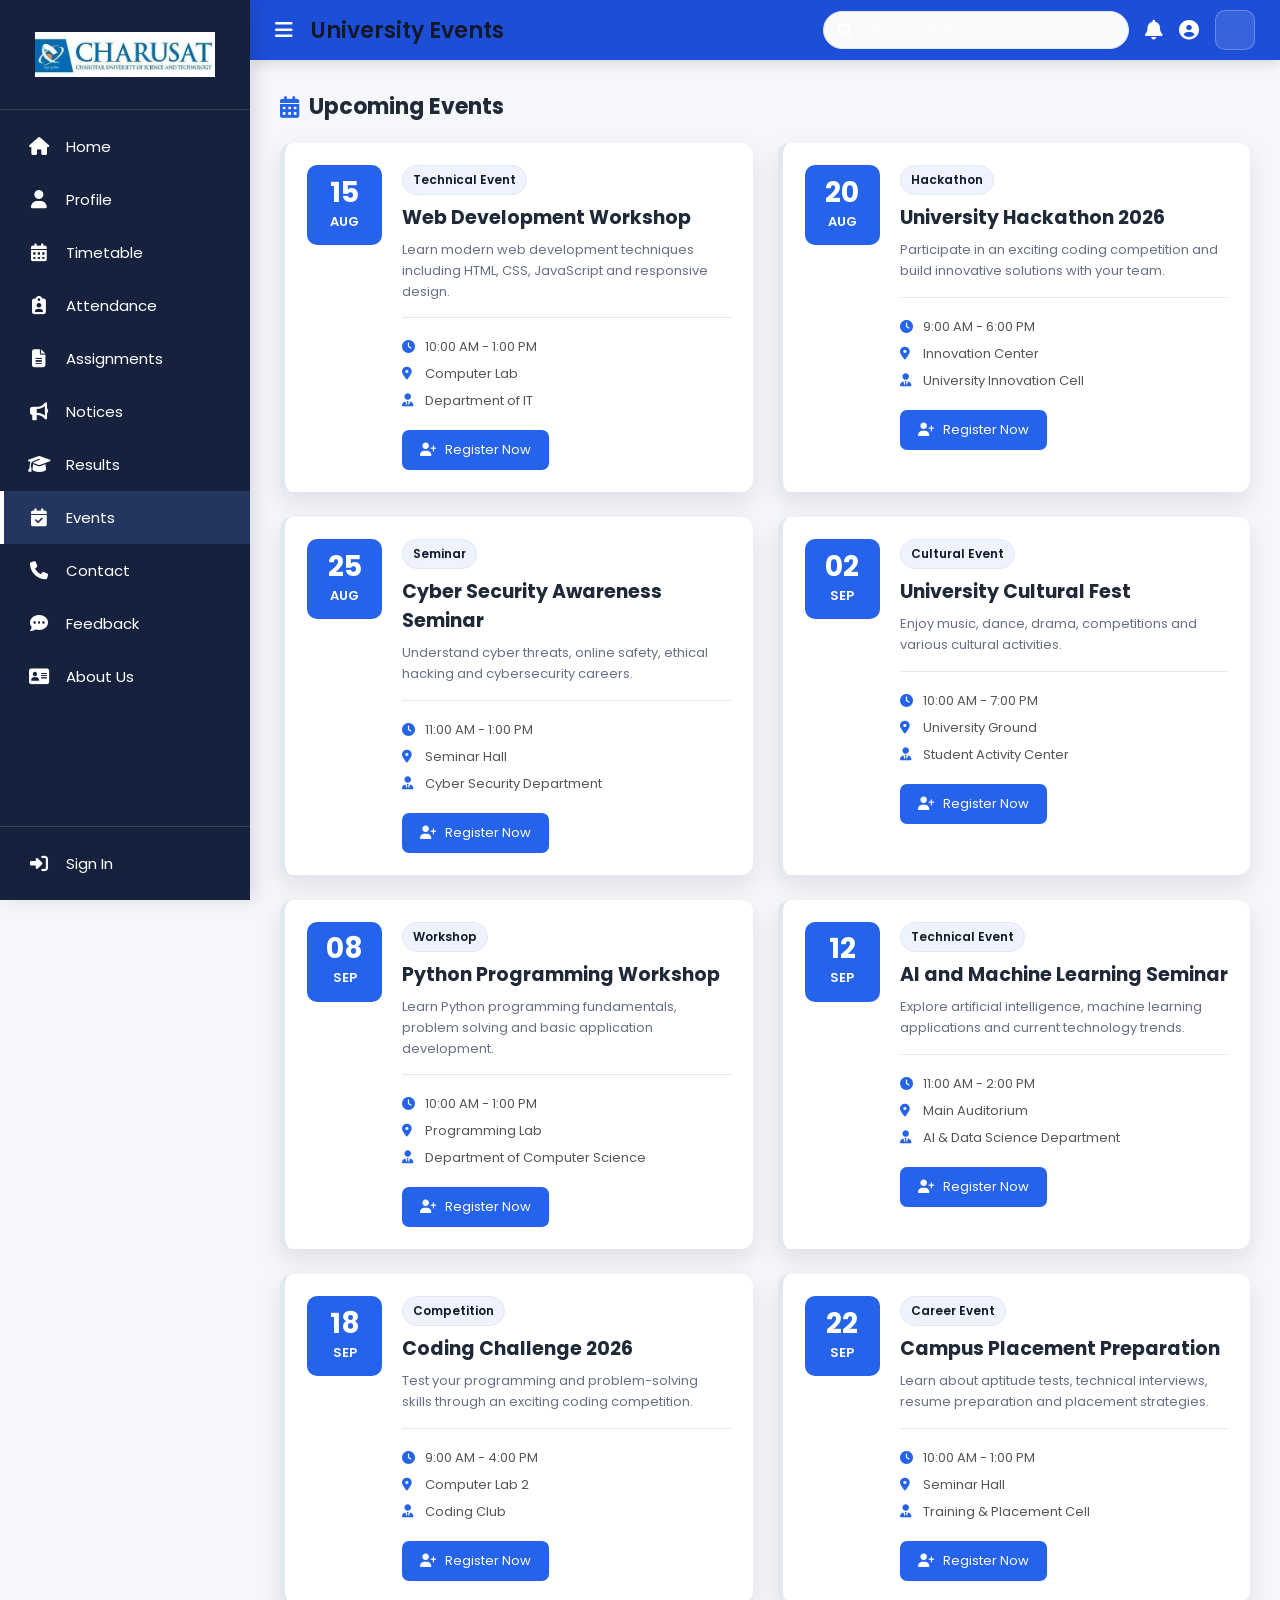
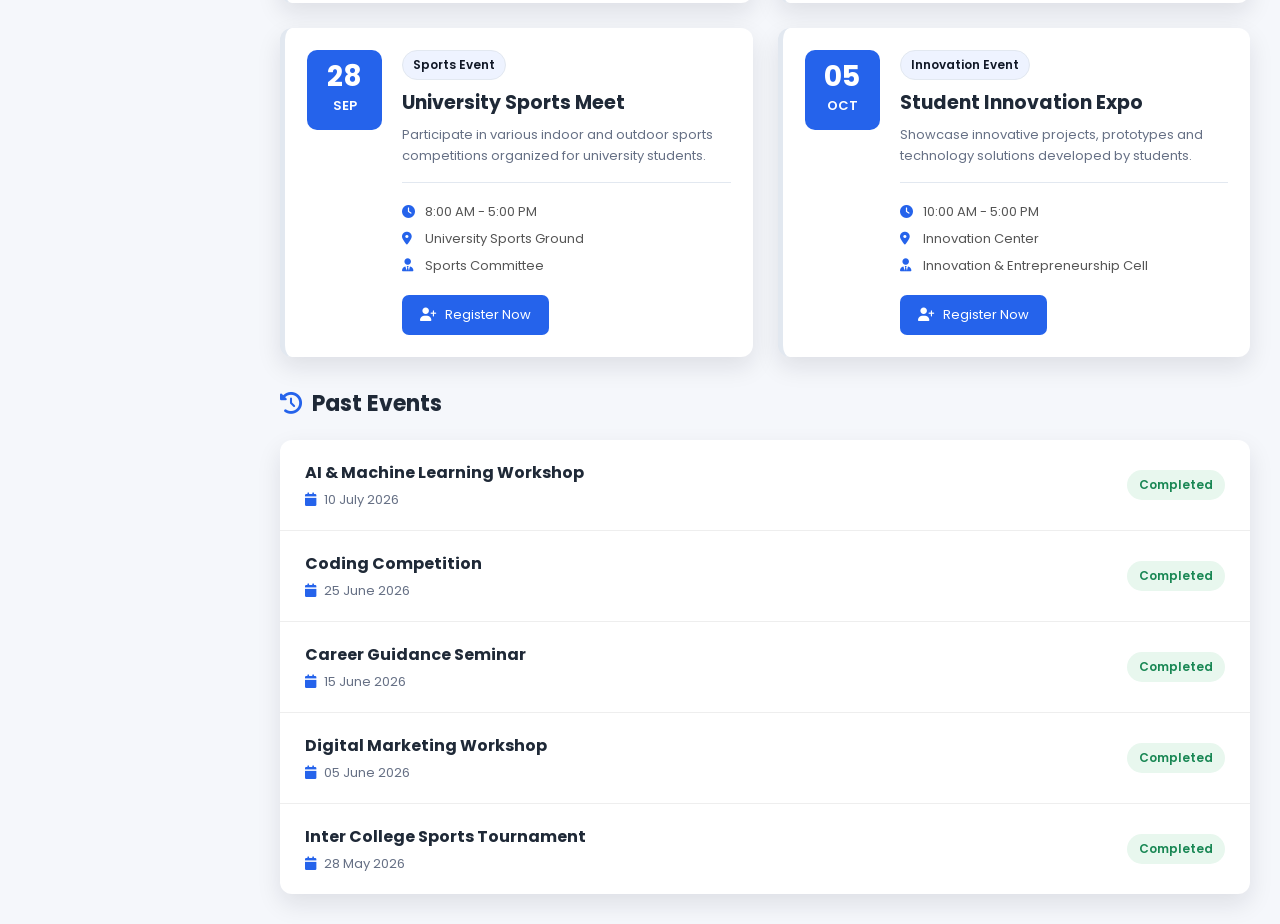
<file: event.html>
﻿<!DOCTYPE html>
<html lang="en">

<head>
    <meta charset="UTF-8">
    <meta name="viewport" content="width=device-width, initial-scale=1.0">
    <title>StudentHub | Events</title>

    <link rel="stylesheet" href="https://cdnjs.cloudflare.com/ajax/libs/font-awesome/6.7.2/css/all.min.css">
    <link rel="stylesheet" href="event.css">
    <link rel="stylesheet" href="theme.css">
</head>

<body>
    <aside class="sidebar">
        <div class="logo-section">
            <img src="logo.jpg" alt="Student Hub Logo" class="logo">
        </div>

        <nav class="menu">
            <a href="index.html"><i class="fa-solid fa-house"></i><span>Home</span></a>
            <a href="profile.html"><i class="fa-solid fa-user"></i><span>Profile</span></a>
            <a href="timetable.html"><i class="fa-solid fa-calendar-days"></i><span>Timetable</span></a>
            <a href="attendence.html"><i class="fa-solid fa-clipboard-user"></i><span>Attendance</span></a>
            <a href="assignment.html"><i class="fa-solid fa-file-lines"></i><span>Assignments</span></a>
            <a href="notice.html"><i class="fa-solid fa-bullhorn"></i><span>Notices</span></a>
            <a href="result.html"><i class="fa-solid fa-graduation-cap"></i><span>Results</span></a>
            <a href="event.html" class="active"><i class="fa-solid fa-calendar-check"></i><span>Events</span></a>
            <a href="contect.html"><i class="fa-solid fa-phone"></i><span>Contact</span></a>
            <a href="feedback.html"><i class="fa-solid fa-comment-dots"></i><span>Feedback</span></a>
            <a href="about.html"><i class="fa-solid fa-address-card"></i><span>About Us</span></a>
        </nav>

        <div class="bottom-menu">
            <a href="login.html"><i class="fa-solid fa-right-to-bracket"></i><span>Sign In</span></a>
        </div>
    </aside>

    <div class="main-content">
        <header class="navbar">
            <div class="navbar-left">
                <i class="fa-solid fa-bars"></i>
                <h2>University Events</h2>
            </div>

            <div class="navbar-right">
                <div class="search-box">
                    <i class="fa-solid fa-magnifying-glass"></i>
                    <input id="eventSearch" type="text" placeholder="Search events..." aria-label="Search events">
                </div>
                <i class="fa-solid fa-bell"></i>
                <i class="fa-solid fa-user-circle"></i>
            </div>
        </header>

        <section class="events-section">
            <div class="section-title">
                <h2><i class="fa-solid fa-calendar-days"></i>Upcoming Events</h2>
            </div>
            <div class="event-grid" id="eventGrid"></div>
        </section>

        <section class="events-section">
            <div class="section-title">
                <h2><i class="fa-solid fa-clock-rotate-left"></i>Past Events</h2>
            </div>
            <div class="past-event-list" id="pastEventList"></div>
        </section>
    </div>

    <script src="theme.js"></script>
    <script src="event.js"></script>
</body>
</html>
</file>
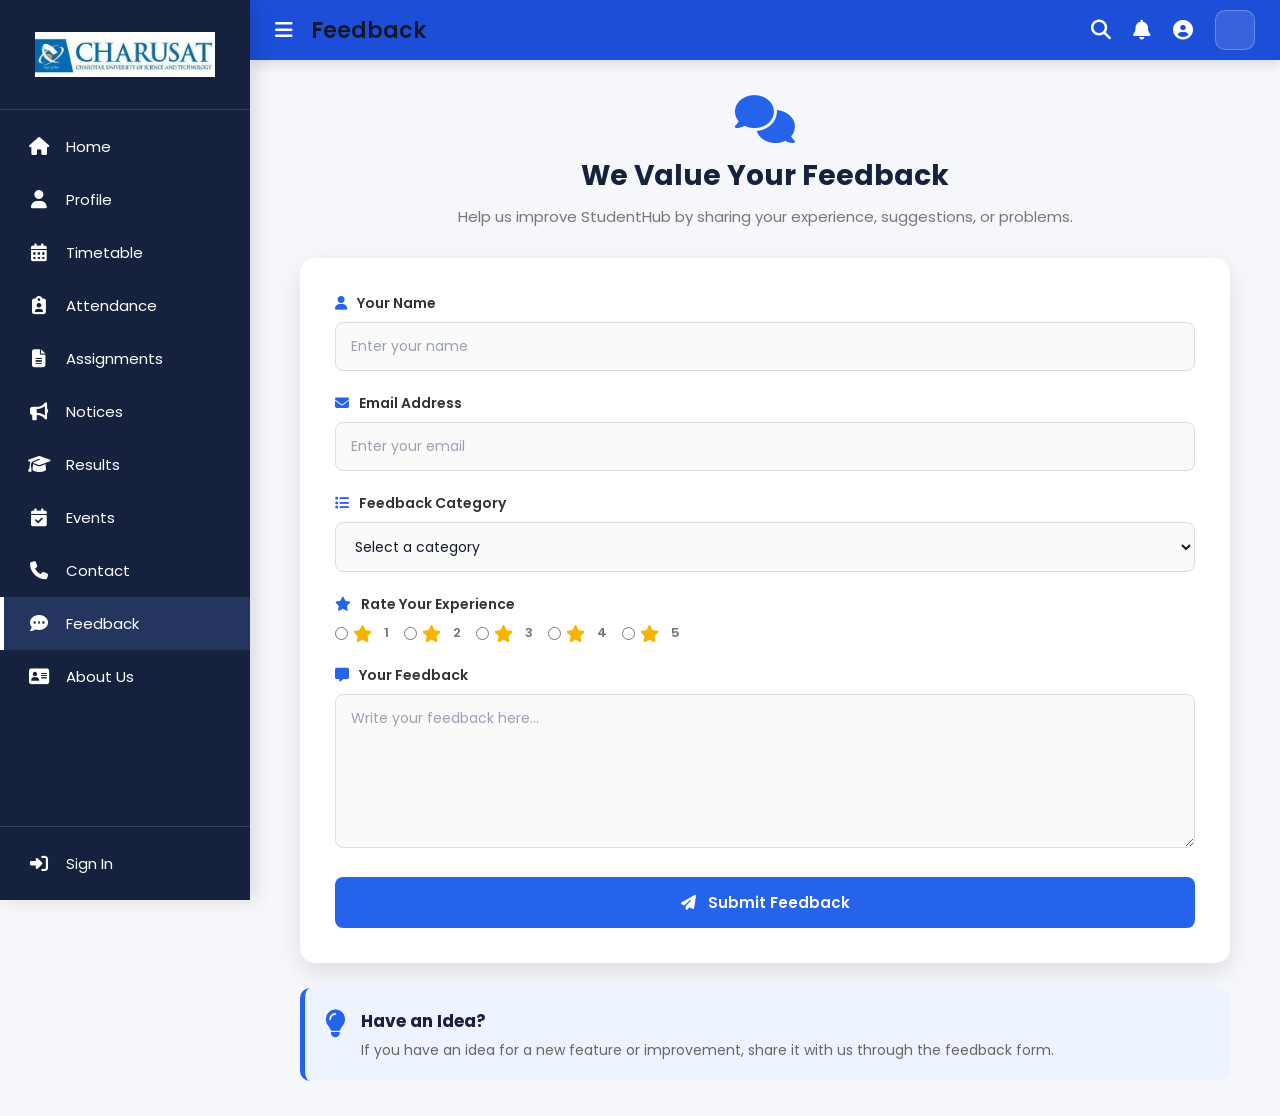
<file: feedback.html>
﻿<!DOCTYPE html>
<html lang="en">

<head>

    <meta charset="UTF-8">

    <meta name="viewport" content="width=device-width, initial-scale=1.0">

    <title>StudentHub | Feedback</title>

    <!-- Font Awesome -->
    <link rel="stylesheet"
        href="https://cdnjs.cloudflare.com/ajax/libs/font-awesome/6.7.2/css/all.min.css">

    <!-- CSS -->
    <link rel="stylesheet" href="feedback.css">

    <link rel="stylesheet" href="theme.css">
</head>

<body>

<!-- ================= SIDEBAR ================= -->

<aside class="sidebar">

    <!-- Logo -->
    <div class="logo-section">

        <img src="logo.jpg"
             alt="Student Hub Logo"
             class="logo">

    </div>

    <!-- Menu -->
    <nav class="menu">

        <a href="index.html">
            <i class="fa-solid fa-house"></i>
            <span>Home</span>
        </a>

        <a href="profile.html">
            <i class="fa-solid fa-user"></i>
            <span>Profile</span>
        </a>

        <a href="timetable.html">
            <i class="fa-solid fa-calendar-days"></i>
            <span>Timetable</span>
        </a>

        <a href="attendence.html">
            <i class="fa-solid fa-clipboard-user"></i>
            <span>Attendance</span>
        </a>

        <a href="assignment.html">
            <i class="fa-solid fa-file-lines"></i>
            <span>Assignments</span>
        </a>

        <a href="notice.html">
            <i class="fa-solid fa-bullhorn"></i>
            <span>Notices</span>
        </a>

        <a href="result.html">
            <i class="fa-solid fa-graduation-cap"></i>
            <span>Results</span>
        </a>

        <a href="event.html">
            <i class="fa-solid fa-calendar-check"></i>
            <span>Events</span>
        </a>

        <a href="contect.html">
            <i class="fa-solid fa-phone"></i>
            <span>Contact</span>
        </a>

        <a href="feedback.html" class="active">
            <i class="fa-solid fa-comment-dots"></i>
            <span>Feedback</span>
        </a>

        <a href="about.html">
            <i class="fa-solid fa-address-card"></i>
            <span>About Us</span>
        </a>

    </nav>

    <!-- Bottom Menu -->
    <div class="bottom-menu">

        <a href="login.html">
            <i class="fa-solid fa-right-to-bracket"></i>
            <span>Sign In</span>
        </a>

    </div>

</aside>


<!-- ================= MAIN CONTENT ================= -->

<div class="main-content">

    <!-- ================= NAVBAR ================= -->

    <header class="navbar">

        <div class="navbar-left">

            <i class="fa-solid fa-bars"></i>

            <h2>Feedback</h2>

        </div>

        <div class="navbar-right">

            <i class="fa-solid fa-magnifying-glass"></i>

            <i class="fa-solid fa-bell"></i>

            <i class="fa-solid fa-user-circle"></i>

        </div>

    </header>


    <!-- ================= FEEDBACK CONTENT ================= -->

    <section class="feedback-container">

        <!-- Header -->

        <div class="feedback-header">

            <i class="fa-solid fa-comments"></i>

            <h1>We Value Your Feedback</h1>

            <p>
                Help us improve StudentHub by sharing your experience,
                suggestions, or problems.
            </p>

        </div>


        <!-- Feedback Form -->

        <div class="feedback-card">

            <form action="#" method="post">

                <!-- Name -->

                <div class="form-group">

                    <label for="name">
                        <i class="fa-solid fa-user"></i>
                        Your Name
                    </label>

                    <input
                        type="text"
                        id="name"
                        name="name"
                        placeholder="Enter your name"
                        required>

                </div>


                <!-- Email -->

                <div class="form-group">

                    <label for="email">
                        <i class="fa-solid fa-envelope"></i>
                        Email Address
                    </label>

                    <input
                        type="email"
                        id="email"
                        name="email"
                        placeholder="Enter your email"
                        required>

                </div>


                <!-- Feedback Category -->

                <div class="form-group">

                    <label for="category">
                        <i class="fa-solid fa-list"></i>
                        Feedback Category
                    </label>

                    <select id="category" name="category" required>

                        <option value="">
                            Select a category
                        </option>

                        <option value="website">
                            Website / UI
                        </option>

                        <option value="feature">
                            Feature Suggestion
                        </option>

                        <option value="bug">
                            Bug / Error
                        </option>

                        <option value="performance">
                            Performance
                        </option>

                        <option value="other">
                            Other
                        </option>

                    </select>

                </div>


                <!-- Rating -->

                <div class="form-group">

                    <label>
                        <i class="fa-solid fa-star"></i>
                        Rate Your Experience
                    </label>

                    <div class="rating">

                        <label>
                            <input type="radio"
                                   name="rating"
                                   value="1"
                                   required>
                            <i class="fa-solid fa-star"></i>
                            <span>1</span>
                        </label>

                        <label>
                            <input type="radio"
                                   name="rating"
                                   value="2">
                            <i class="fa-solid fa-star"></i>
                            <span>2</span>
                        </label>

                        <label>
                            <input type="radio"
                                   name="rating"
                                   value="3">
                            <i class="fa-solid fa-star"></i>
                            <span>3</span>
                        </label>

                        <label>
                            <input type="radio"
                                   name="rating"
                                   value="4">
                            <i class="fa-solid fa-star"></i>
                            <span>4</span>
                        </label>

                        <label>
                            <input type="radio"
                                   name="rating"
                                   value="5">
                            <i class="fa-solid fa-star"></i>
                            <span>5</span>
                        </label>

                    </div>

                </div>


                <!-- Message -->

                <div class="form-group">

                    <label for="message">
                        <i class="fa-solid fa-message"></i>
                        Your Feedback
                    </label>

                    <textarea
                        id="message"
                        name="message"
                        rows="6"
                        placeholder="Write your feedback here..."
                        required></textarea>

                </div>


                <!-- Submit -->

                <button type="submit" class="submit-btn">

                    <i class="fa-solid fa-paper-plane"></i>

                    Submit Feedback

                </button>

            </form>

        </div>


        <!-- Suggestion Box -->

        <div class="suggestion-card">

            <i class="fa-solid fa-lightbulb"></i>

            <div>

                <h3>Have an Idea?</h3>

                <p>
                    If you have an idea for a new feature or improvement,
                    share it with us through the feedback form.
                </p>

            </div>

        </div>

    </section>

</div>

    <script src="theme.js"></script>
</body>
</html>
</file>
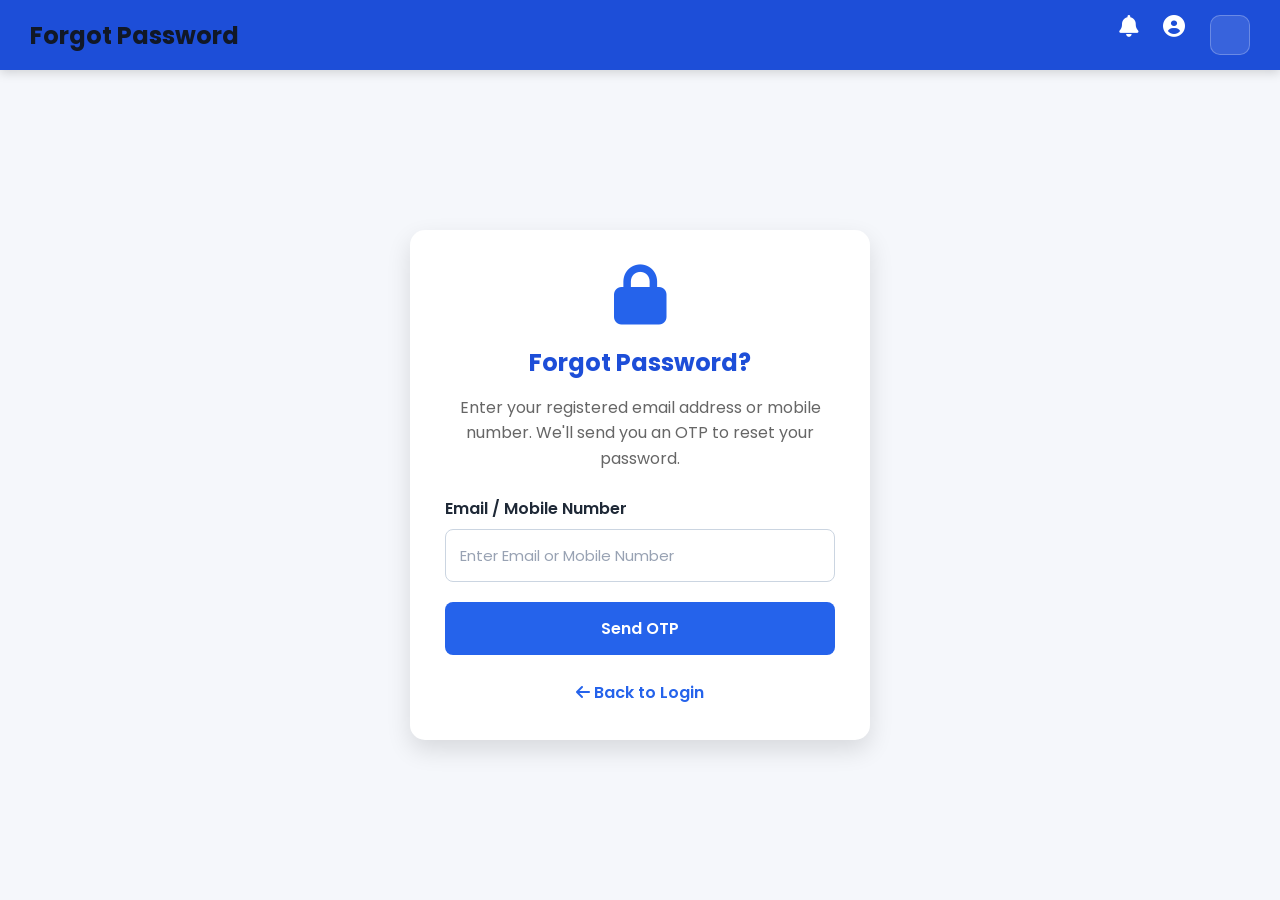
<file: forgot_password.html>
﻿<!DOCTYPE html>
<html lang="en">
<head>
    <meta charset="UTF-8">
    <meta name="viewport" content="width=device-width, initial-scale=1.0">
    <title>Forgot Password | StudentHub</title>

    <link rel="stylesheet"
    href="https://cdnjs.cloudflare.com/ajax/libs/font-awesome/6.7.2/css/all.min.css">

    <link rel="stylesheet" href="forgot_password.css">
    <link rel="stylesheet" href="theme.css">
</head>

<body>

    <!-- Main Content -->

    <div class="main-content">

        <!-- Navbar -->

        <header class="navbar">

            <h2>Forgot Password</h2>

            <div class="navbar-right">
                <i class="fa-solid fa-bell"></i>
                <i class="fa-solid fa-user-circle"></i>
            </div>

        </header>

        <!-- Forgot Password Card -->

        <div class="container">

            <div class="forgot-card">

                <i class="fa-solid fa-lock lock-icon"></i>

                <h2>Forgot Password?</h2>

                <p>
                    Enter your registered email address or mobile number.
                    We'll send you an OTP to reset your password.
                </p>

                <form>

                    <label>Email / Mobile Number</label>

                    <input
                        type="text"
                        placeholder="Enter Email or Mobile Number"
                        required>

                    <button type="submit">
                        Send OTP
                    </button>

                </form>

                <div class="back-login">
                    <a href="login.html">
                        <i class="fa-solid fa-arrow-left"></i>
                        Back to Login
                    </a>
                </div>

            </div>

        </div>

    </div>

    <script src="theme.js"></script>
</body>
</html>
</file>
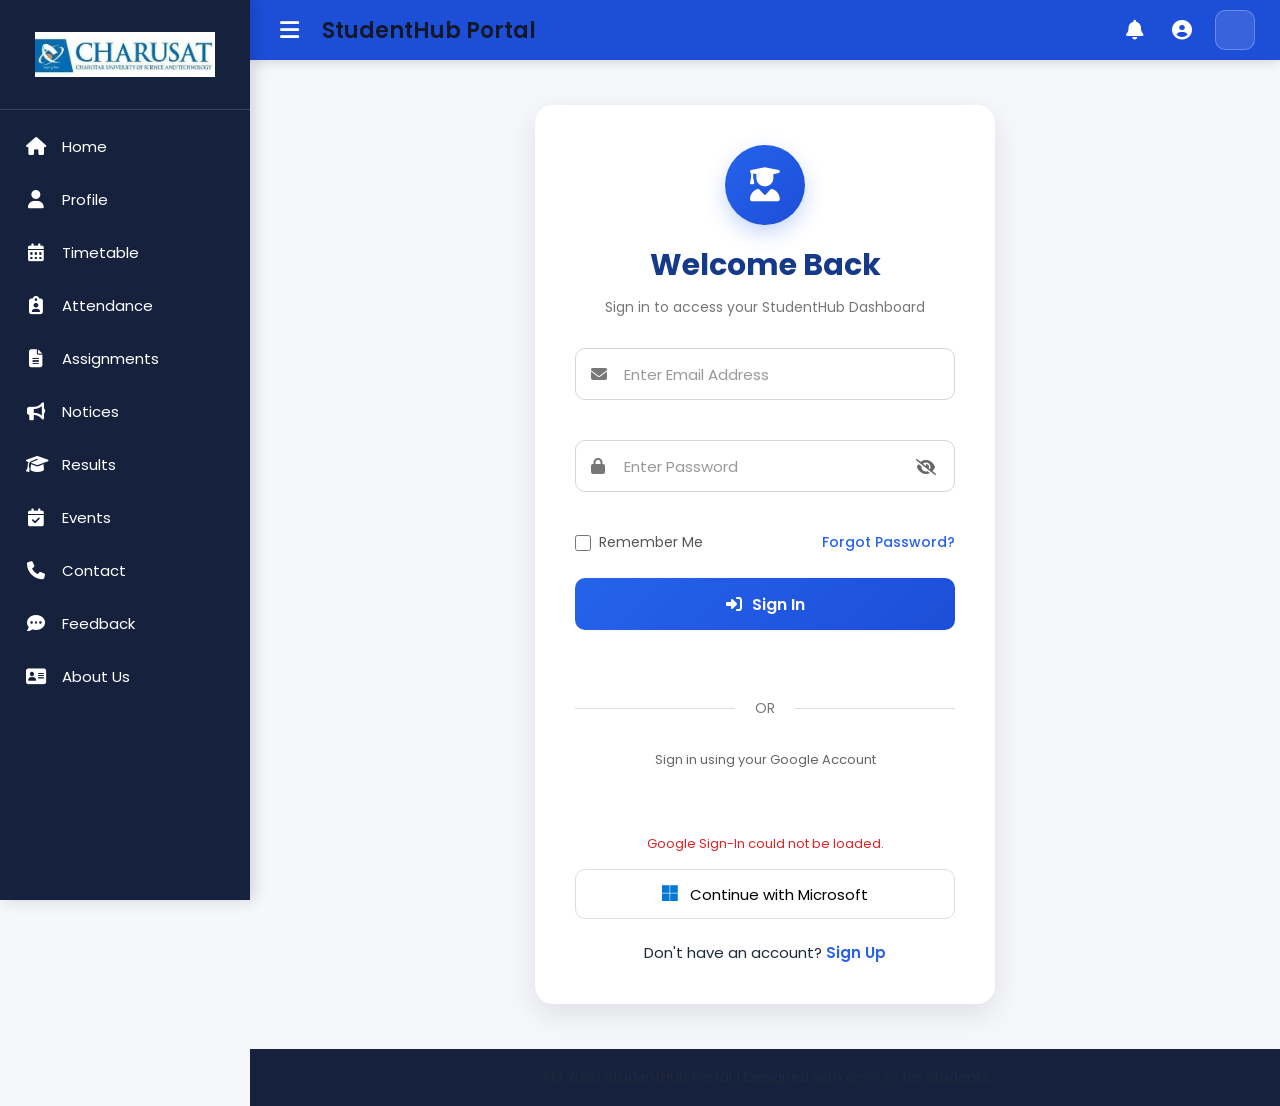
<file: login.html>
﻿<!DOCTYPE html>
<html lang="en">

<head>

    <meta charset="UTF-8">

    <meta name="viewport"
        content="width=device-width, initial-scale=1.0">

    <title>StudentHub - Sign In</title>


    <!-- =====================================================
         FONT AWESOME
    ====================================================== -->

    <link rel="stylesheet"
        href="https://cdnjs.cloudflare.com/ajax/libs/font-awesome/6.7.2/css/all.min.css">


    <!-- =====================================================
         GOOGLE IDENTITY SERVICES
    ====================================================== -->

    <script src="https://accounts.google.com/gsi/client"
        async
        defer>
    </script>


    <!-- =====================================================
         CSS
    ====================================================== -->

    <link rel="stylesheet"
        href="login.css">

    <link rel="stylesheet" href="theme.css">
</head>


<body>


    <!-- =====================================================
         SIDEBAR
    ====================================================== -->

    <aside class="sidebar" id="sidebar">


        <!-- LOGO -->

        <div class="logo-section">

            <img src="logo.jpg"
                alt="Student Hub Logo"
                class="logo">

        </div>


        <!-- MENU -->

        <nav class="menu">


            <a href="index.html">

                <i class="fa-solid fa-house"></i>

                <span>Home</span>

            </a>


            <a href="profile.html">

                <i class="fa-solid fa-user"></i>

                <span>Profile</span>

            </a>


            <a href="timetable.html">

                <i class="fa-solid fa-calendar-days"></i>

                <span>Timetable</span>

            </a>


            <a href="attendence.html">

                <i class="fa-solid fa-clipboard-user"></i>

                <span>Attendance</span>

            </a>


            <a href="assignment.html">

                <i class="fa-solid fa-file-lines"></i>

                <span>Assignments</span>

            </a>


            <a href="notice.html">

                <i class="fa-solid fa-bullhorn"></i>

                <span>Notices</span>

            </a>


            <a href="result.html">

                <i class="fa-solid fa-graduation-cap"></i>

                <span>Results</span>

            </a>


            <a href="event.html">

                <i class="fa-solid fa-calendar-check"></i>

                <span>Events</span>

            </a>


            <a href="contect.html">

                <i class="fa-solid fa-phone"></i>

                <span>Contact</span>

            </a>


            <a href="feedback.html">

                <i class="fa-solid fa-comment-dots"></i>

                <span>Feedback</span>

            </a>


            <a href="about.html">

                <i class="fa-solid fa-address-card"></i>

                <span>About Us</span>

            </a>


        </nav>

    </aside>



    <!-- =====================================================
         MAIN CONTENT
    ====================================================== -->

    <main class="main-content" id="main-content">


        <!-- =================================================
             NAVBAR
        ================================================== -->

        <header class="navbar">


            <div class="navbar-left">


                <!-- SIDEBAR TOGGLE -->

                <button
                    type="button"
                    class="menu-toggle"
                    id="menu-toggle"
                    title="Toggle Sidebar"
                    aria-label="Toggle Sidebar">

                    <i class="fa-solid fa-bars"></i>

                </button>


                <h2>
                    StudentHub Portal
                </h2>


            </div>



            <div class="navbar-right">


                <!-- NOTIFICATION -->

                <button
                    type="button"
                    class="navbar-button"
                    id="notification-btn"
                    title="Notifications"
                    aria-label="Notifications">

                    <i class="fa-solid fa-bell"></i>

                </button>


                <!-- PROFILE -->

                <button
                    type="button"
                    class="navbar-button"
                    id="profile-btn"
                    title="Profile"
                    aria-label="Profile">

                    <i class="fa-solid fa-circle-user"></i>

                </button>


            </div>


        </header>



        <!-- =================================================
             LOGIN SECTION
        ================================================== -->

        <section class="login-section">


            <div class="login-card">


                <!-- =================================================
                     LOGIN HEADER
                ================================================== -->

                <div class="login-header">


                    <div class="login-icon">

                        <i class="fa-solid fa-user-graduate"></i>

                    </div>


                    <h1>
                        Welcome Back
                    </h1>


                    <p>
                        Sign in to access your StudentHub Dashboard
                    </p>


                </div>



                <!-- =================================================
                     LOGIN FORM
                ================================================== -->

                <form
                    id="login-form"
                    novalidate>


                    <!-- EMAIL -->

                    <div class="input-group">


                        <div class="input-box">

                            <i class="fa-solid fa-envelope"></i>


                            <input
                                type="email"
                                id="email"
                                name="email"
                                placeholder="Enter Email Address"
                                autocomplete="email"
                                required>

                        </div>


                        <small
                            class="error-message"
                            id="email-error">
                        </small>


                    </div>



                    <!-- PASSWORD -->

                    <div class="input-group">


                        <div class="input-box password-box">


                            <i class="fa-solid fa-lock"></i>


                            <input
                                type="password"
                                id="password"
                                name="password"
                                placeholder="Enter Password"
                                autocomplete="current-password"
                                required>


                            <button
                                type="button"
                                class="toggle-password"
                                id="toggle-password"
                                aria-label="Show Password">

                                <i class="fa-solid fa-eye-slash"></i>

                            </button>


                        </div>


                        <small
                            class="error-message"
                            id="password-error">
                        </small>


                    </div>



                    <!-- =================================================
                         LOGIN OPTIONS
                    ================================================== -->

                    <div class="login-options">


                        <label>

                            <input
                                type="checkbox"
                                id="remember-me">

                            <span>
                                Remember Me
                            </span>

                        </label>


                        <a href="Forgot_Password.html">

                            Forgot Password?

                        </a>


                    </div>



                    <!-- =================================================
                         SIGN IN BUTTON
                    ================================================== -->

                    <button
                        type="submit"
                        class="login-btn"
                        id="login-btn">


                        <i class="fa-solid fa-right-to-bracket"></i>


                        <span>
                            Sign In
                        </span>


                    </button>


                    <!-- LOGIN MESSAGE -->

                    <p
                        class="form-message"
                        id="login-message">
                    </p>


                </form>



                <!-- =================================================
                     DIVIDER
                ================================================== -->

                <div class="divider">

                    <span>
                        OR
                    </span>

                </div>



                <!-- =================================================
                     GOOGLE SIGN IN
                ================================================== -->

                <div class="google-section">


                    <p class="social-title">
                        Sign in using your Google Account
                    </p>


                    <!--
                        Google Identity Services will render
                        the official Google button here.
                    -->

                    <div
                        id="google-login-container"
                        class="google-login-container">
                    </div>


                    <p
                        class="google-message"
                        id="google-message">
                    </p>


                </div>



                <!-- =================================================
                     MICROSOFT
                ================================================== -->

                <button
                    type="button"
                    class="social-btn microsoft"
                    id="microsoft-login">


                    <i class="fa-brands fa-microsoft"></i>


                    <span>
                        Continue with Microsoft
                    </span>


                </button>



                <!-- =================================================
                     REGISTER
                ================================================== -->

                <div class="register-text">


                    <p>

                        Don't have an account?


                        <a href="register.html">

                            Sign Up

                        </a>

                    </p>


                </div>


            </div>


        </section>



        <!-- =================================================
             FOOTER
        ================================================== -->

        <footer class="footer">


            <p>

                Â© 2026 StudentHub Portal |
                Designed with â¤ï¸ for Students

            </p>


        </footer>


    </main>



    <!-- =====================================================
         JAVASCRIPT
    ====================================================== -->

    <script src="login.js"></script>


    <script src="theme.js"></script>
</body>

</html>
</file>
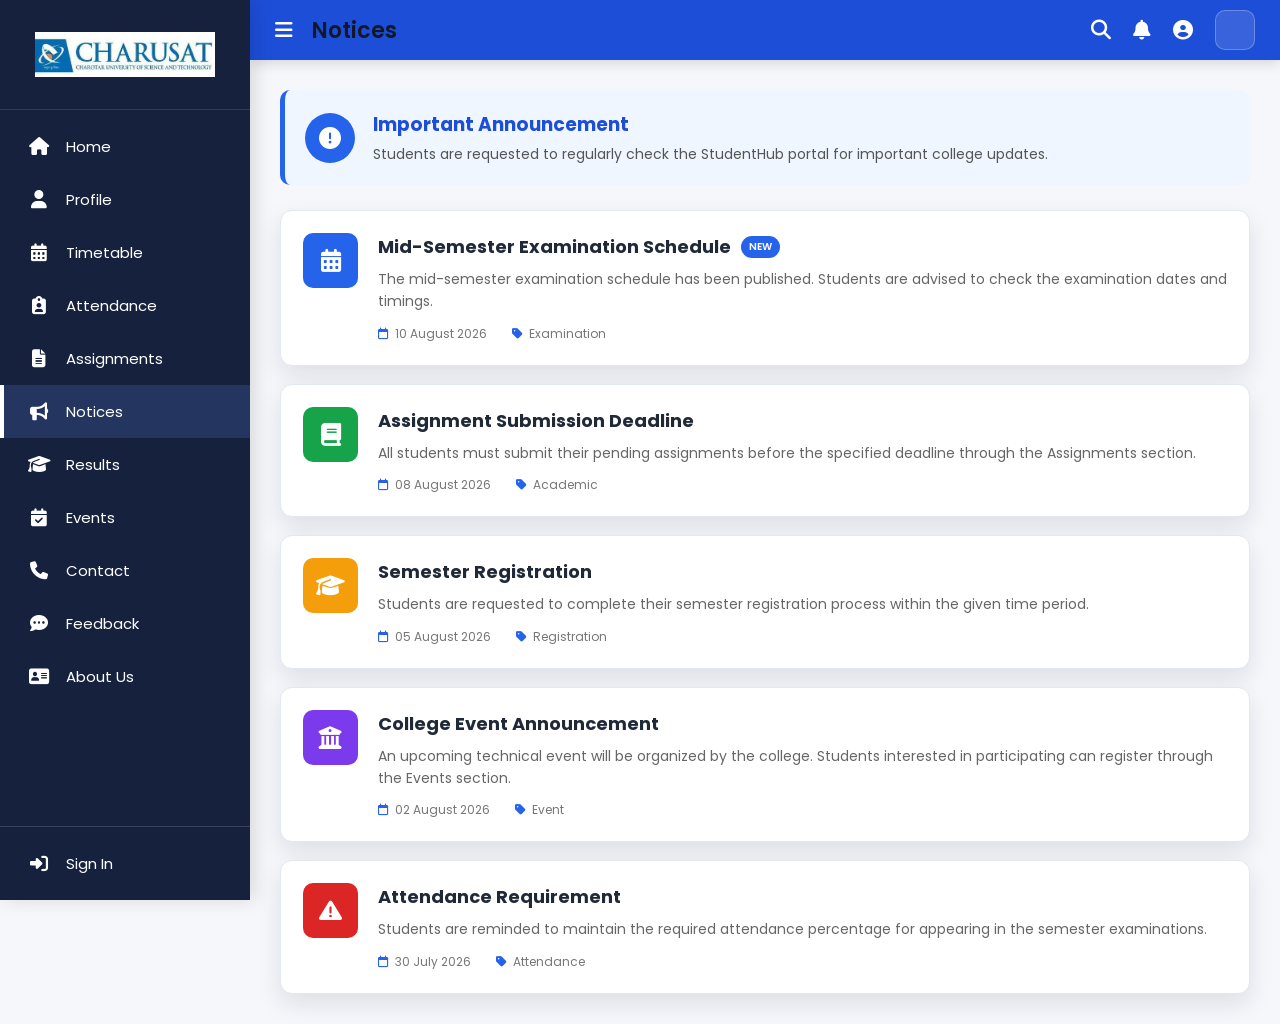
<file: notice.html>
﻿<!DOCTYPE html>
<html lang="en">

<head>

    <meta charset="UTF-8">

    <meta name="viewport" content="width=device-width, initial-scale=1.0">

    <title>StudentHub | Notices</title>

    <!-- Font Awesome -->
    <link rel="stylesheet"
        href="https://cdnjs.cloudflare.com/ajax/libs/font-awesome/6.7.2/css/all.min.css">

    <!-- CSS -->
    <link rel="stylesheet" href="notice.css">

    <link rel="stylesheet" href="theme.css">
</head>

<body>

<!-- ================= SIDEBAR ================= -->

<aside class="sidebar">

    <!-- Logo -->

    <div class="logo-section">

        <img src="logo.jpg" alt="StudentHub Logo" class="logo">

    </div>


    <!-- Navigation -->

    <nav class="menu">

        <a href="index.html">
            <i class="fa-solid fa-house"></i>
            <span>Home</span>
        </a>

        <a href="profile.html">
            <i class="fa-solid fa-user"></i>
            <span>Profile</span>
        </a>

        <a href="timetable.html">
            <i class="fa-solid fa-calendar-days"></i>
            <span>Timetable</span>
        </a>

        <a href="attendence.html">
            <i class="fa-solid fa-clipboard-user"></i>
            <span>Attendance</span>
        </a>

        <a href="assignment.html">
            <i class="fa-solid fa-file-lines"></i>
            <span>Assignments</span>
        </a>

        <a href="notice.html" class="active">
            <i class="fa-solid fa-bullhorn"></i>
            <span>Notices</span>
        </a>

        <a href="result.html">
            <i class="fa-solid fa-graduation-cap"></i>
            <span>Results</span>
        </a>

        <a href="event.html">
            <i class="fa-solid fa-calendar-check"></i>
            <span>Events</span>
        </a>

        <a href="contect.html">
            <i class="fa-solid fa-phone"></i>
            <span>Contact</span>
        </a>

        <a href="feedback.html">
            <i class="fa-solid fa-comment-dots"></i>
            <span>Feedback</span>
        </a>

        <a href="about.html">
            <i class="fa-solid fa-address-card"></i>
            <span>About Us</span>
        </a>

    </nav>


    <!-- Bottom Menu -->

    <div class="bottom-menu">

        <a href="login.html">

            <i class="fa-solid fa-right-to-bracket"></i>

            <span>Sign In</span>

        </a>

    </div>

</aside>


<!-- ================= MAIN CONTENT ================= -->

<div class="main-content">


    <!-- ================= NAVBAR ================= -->

    <header class="navbar">

        <div class="navbar-left">

            <i class="fa-solid fa-bars"></i>

            <h2>Notices</h2>

        </div>


        <div class="navbar-right">

            <i class="fa-solid fa-magnifying-glass"></i>

            <i class="fa-solid fa-bell"></i>

            <i class="fa-solid fa-user-circle"></i>

        </div>

    </header>


    <!-- ================= NOTICE CONTENT ================= -->

    <div class="notice-container">

        <!-- ================= IMPORTANT NOTICE ================= -->

        <div class="important-notice">

            <div class="notice-icon">

                <i class="fa-solid fa-circle-exclamation"></i>

            </div>

            <div>

                <h3>Important Announcement</h3>

                <p>
                    Students are requested to regularly check the
                    StudentHub portal for important college updates.
                </p>

            </div>

        </div>


        <!-- ================= NOTICE LIST ================= -->

        <div class="notice-list">


            <!-- Notice 1 -->

            <div class="notice-card">

                <div class="notice-card-icon blue">

                    <i class="fa-solid fa-calendar-days"></i>

                </div>

                <div class="notice-content">

                    <div class="notice-title">

                        <h3>Mid-Semester Examination Schedule</h3>

                        <span class="new-badge">NEW</span>

                    </div>

                    <p>
                        The mid-semester examination schedule has been
                        published. Students are advised to check the
                        examination dates and timings.
                    </p>

                    <div class="notice-info">

                        <span>
                            <i class="fa-regular fa-calendar"></i>
                            10 August 2026
                        </span>

                        <span>
                            <i class="fa-solid fa-tag"></i>
                            Examination
                        </span>

                    </div>

                </div>

            </div>


            <!-- Notice 2 -->

            <div class="notice-card">

                <div class="notice-card-icon green">

                    <i class="fa-solid fa-book"></i>

                </div>

                <div class="notice-content">

                    <div class="notice-title">

                        <h3>Assignment Submission Deadline</h3>

                    </div>

                    <p>
                        All students must submit their pending assignments
                        before the specified deadline through the
                        Assignments section.
                    </p>

                    <div class="notice-info">

                        <span>
                            <i class="fa-regular fa-calendar"></i>
                            08 August 2026
                        </span>

                        <span>
                            <i class="fa-solid fa-tag"></i>
                            Academic
                        </span>

                    </div>

                </div>

            </div>


            <!-- Notice 3 -->

            <div class="notice-card">

                <div class="notice-card-icon orange">

                    <i class="fa-solid fa-graduation-cap"></i>

                </div>

                <div class="notice-content">

                    <div class="notice-title">

                        <h3>Semester Registration</h3>

                    </div>

                    <p>
                        Students are requested to complete their semester
                        registration process within the given time period.
                    </p>

                    <div class="notice-info">

                        <span>
                            <i class="fa-regular fa-calendar"></i>
                            05 August 2026
                        </span>

                        <span>
                            <i class="fa-solid fa-tag"></i>
                            Registration
                        </span>

                    </div>

                </div>

            </div>


            <!-- Notice 4 -->

            <div class="notice-card">

                <div class="notice-card-icon purple">

                    <i class="fa-solid fa-building-columns"></i>

                </div>

                <div class="notice-content">

                    <div class="notice-title">

                        <h3>College Event Announcement</h3>

                    </div>

                    <p>
                        An upcoming technical event will be organized by
                        the college. Students interested in participating
                        can register through the Events section.
                    </p>

                    <div class="notice-info">

                        <span>
                            <i class="fa-regular fa-calendar"></i>
                            02 August 2026
                        </span>

                        <span>
                            <i class="fa-solid fa-tag"></i>
                            Event
                        </span>

                    </div>

                </div>

            </div>


            <!-- Notice 5 -->

            <div class="notice-card">

                <div class="notice-card-icon red">

                    <i class="fa-solid fa-triangle-exclamation"></i>

                </div>

                <div class="notice-content">

                    <div class="notice-title">

                        <h3>Attendance Requirement</h3>

                    </div>

                    <p>
                        Students are reminded to maintain the required
                        attendance percentage for appearing in the
                        semester examinations.
                    </p>

                    <div class="notice-info">

                        <span>
                            <i class="fa-regular fa-calendar"></i>
                            30 July 2026
                        </span>

                        <span>
                            <i class="fa-solid fa-tag"></i>
                            Attendance
                        </span>

                    </div>

                </div>

            </div>


        </div>

    </div>

</div>

    <script src="theme.js"></script>
</body>

</html>
</file>
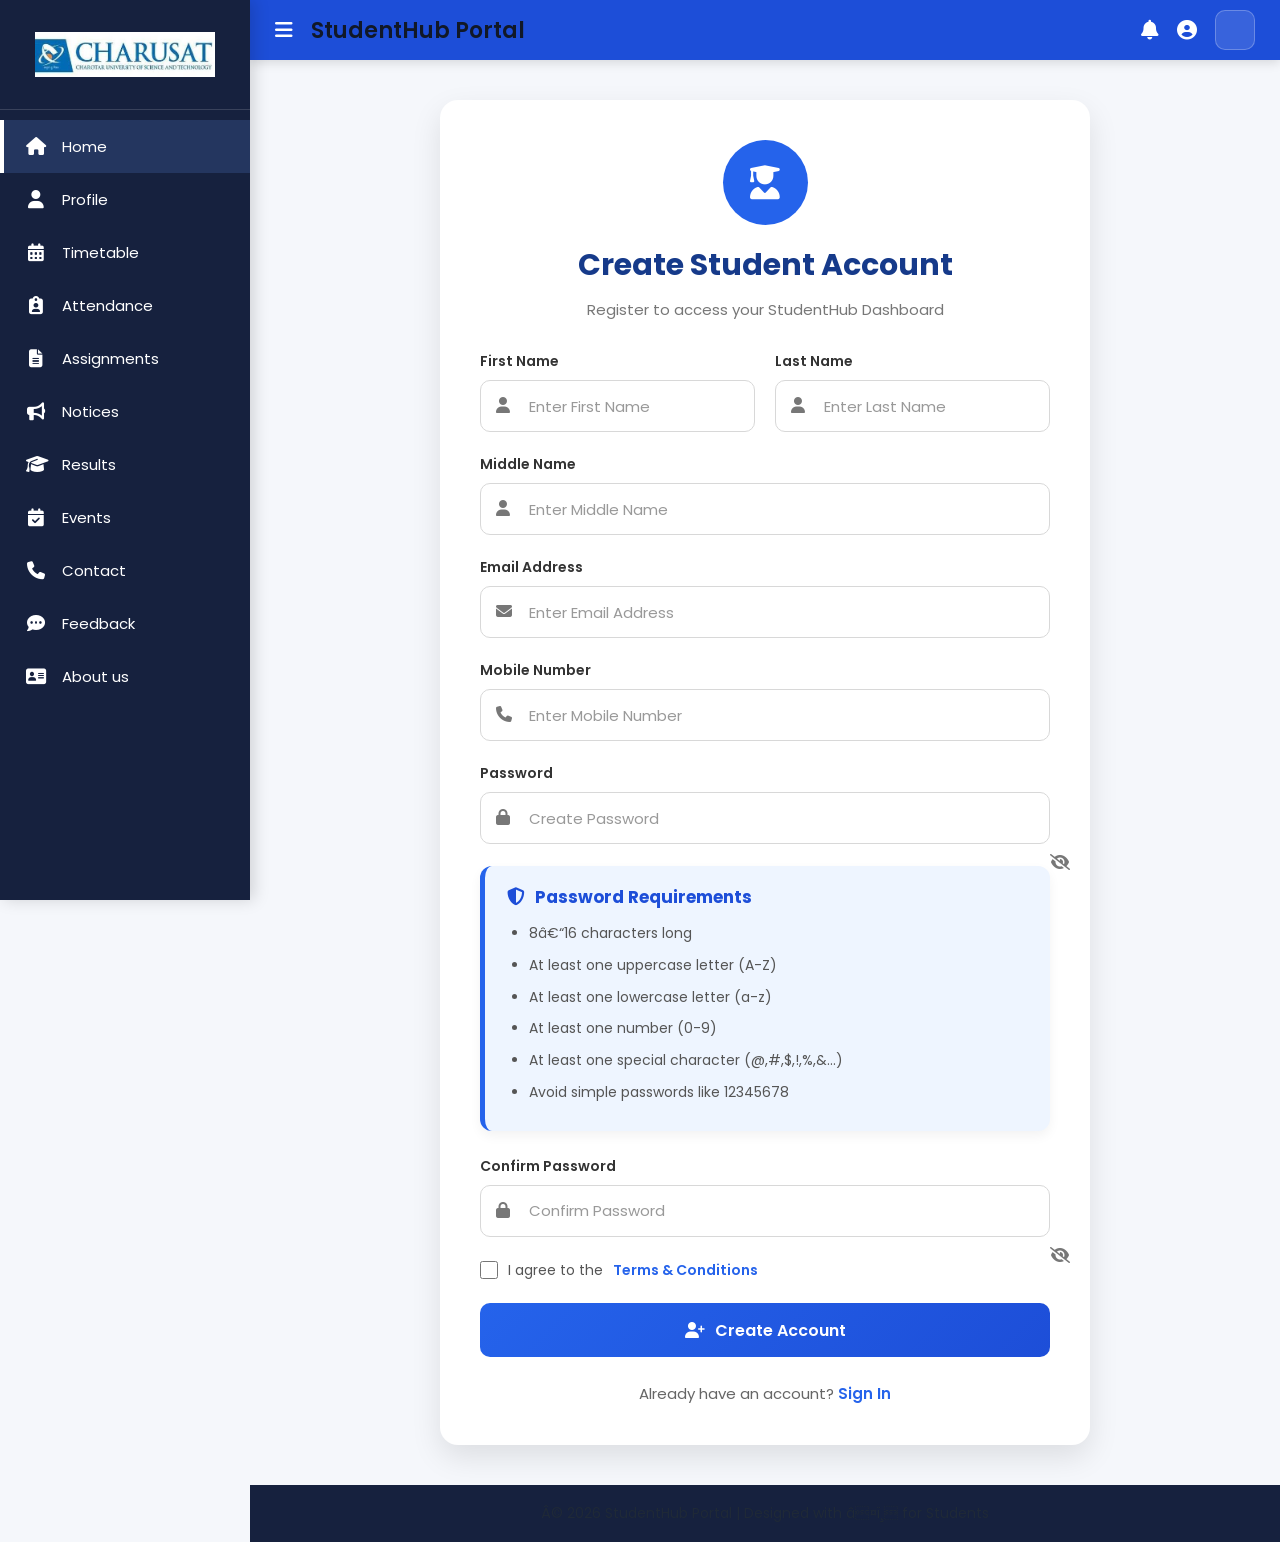
<file: register.html>
﻿<!DOCTYPE html>
<html lang="en">

<head>
    <meta charset="UTF-8">
    <meta name="viewport" content="width=device-width, initial-scale=1.0">
    <title>Student Hub Portal</title>

    <!-- Font Awesome -->
    <link rel="stylesheet"
        href="https://cdnjs.cloudflare.com/ajax/libs/font-awesome/6.7.2/css/all.min.css">

    <!-- CSS -->
    <link rel="stylesheet" href="register.css">
    <link rel="stylesheet" href="theme.css">
</head>

<body>

    <!-- ================= SIDEBAR ================= -->

    <aside class="sidebar">

        <!-- Logo -->
        <div class="logo-section">
            <img src="logo.jpg" alt="Student Hub Logo" class="logo">
        </div>

        <!-- Menu -->
        <nav class="menu">

            <a href="index.html" class="active">
                <i class="fa-solid fa-house"></i>
                <span>Home</span>
            </a>

            <a href="profile.html">
                <i class="fa-solid fa-user"></i>
                <span>Profile</span>
            </a>

            <a href="timetable.html">
                <i class="fa-solid fa-calendar-days"></i>
                <span>Timetable</span>
            </a>

            <a href="attendence.html">
                <i class="fa-solid fa-clipboard-user"></i>
                <span>Attendance</span>
            </a>

            <a href="assignment.html">
                <i class="fa-solid fa-file-lines"></i>
                <span>Assignments</span>
            </a>

            <a href="notice.html">
                <i class="fa-solid fa-bullhorn"></i>
                <span>Notices</span>
            </a>

            <a href="result.html">
                <i class="fa-solid fa-graduation-cap"></i>
                <span>Results</span>
            </a>

            <a href="event.html">
                <i class="fa-solid fa-calendar-check"></i>
                <span>Events</span>
            </a>

            <a href="contect.html">
                <i class="fa-solid fa-phone"></i>
                <span>Contact</span>
            </a>

            <a href="feedback.html">
                <i class="fa-solid fa-comment-dots"></i>
                <span>Feedback</span>
            </a>

            <a href="about.html"> 
                <i class="fa-solid fa-address-card"></i>
                <span>About us</span>
            </a>

        </nav>
    </aside>

<!-- ===========================
        MAIN CONTENT
============================ -->

<main class="main-content">

<!-- ===========================
            NAVBAR
============================ -->

<header class="navbar">

    <div class="navbar-left">

        <i class="fa-solid fa-bars"></i>

        <h2>StudentHub Portal</h2>

    </div>

    <div class="navbar-right">

        <i class="fa-solid fa-bell"></i>

        <i class="fa-solid fa-user-circle"></i>

    </div>

</header>

<!-- ===========================
      REGISTRATION SECTION
============================ -->

<section class="register-section">

<div class="register-card">

<!-- Header -->

<div class="register-header">

<div class="register-icon">

<i class="fa-solid fa-user-graduate"></i>

</div>

<h2>Create Student Account</h2>

<p>

Register to access your StudentHub Dashboard

</p>

</div>

<!-- Form -->

<form>

<!-- First & Last Name -->

<div class="row">

<div class="input-box">

<label>First Name</label>

<i class="fa-solid fa-user"></i>

<input
type="text"
placeholder="Enter First Name"
required>

</div>

<div class="input-box">

<label>Last Name</label>

<i class="fa-solid fa-user"></i>

<input
type="text"
placeholder="Enter Last Name"
required>

</div>

</div>

<!-- Middle Name -->

<div class="input-box">

<label>Middle Name</label>

<i class="fa-solid fa-user"></i>

<input
type="text"
placeholder="Enter Middle Name">

</div>

<!-- Email -->

<div class="input-box">

<label>Email Address</label>

<i class="fa-solid fa-envelope"></i>

<input
type="email"
placeholder="Enter Email Address"
required>

</div>

<!-- Mobile -->

<div class="input-box">

<label>Mobile Number</label>

<i class="fa-solid fa-phone"></i>

<input
type="tel"
placeholder="Enter Mobile Number"
required>

</div>
<!-- Password -->

<div class="input-box password-box">

    <label>Password</label>

    <i class="fa-solid fa-lock"></i>

    <input
        type="password"
        id="password"
        placeholder="Create Password"
        required>

    <button
        type="button"
        class="toggle-password"
        id="togglePassword">

        <i class="fa-solid fa-eye-slash"></i>

    </button>

</div>

<!-- Password Instruction -->

<div class="instruction">

    <h4>
        <i class="fa-solid fa-shield-halved"></i>
        Password Requirements
    </h4>

    <ul>

        <li>8â€“16 characters long</li>

        <li>At least one uppercase letter (A-Z)</li>

        <li>At least one lowercase letter (a-z)</li>

        <li>At least one number (0-9)</li>

        <li>At least one special character (@,#,$,!,%,&...)</li>

        <li>Avoid simple passwords like 12345678</li>

    </ul>

</div>

<!-- Confirm Password -->

<div class="input-box password-box">

    <label>Confirm Password</label>

    <i class="fa-solid fa-lock"></i>

    <input
        type="password"
        id="confirmPassword"
        placeholder="Confirm Password"
        required>

    <button
        type="button"
        class="toggle-password"
        id="toggleConfirm">

        <i class="fa-solid fa-eye-slash"></i>

    </button>

</div>

<!-- Terms -->

<div class="terms">

    <label>

        <input
            type="checkbox"
            required>

        I agree to the

        <a href="terms.html">
            Terms & Conditions
        </a>

    </label>

</div>

<!-- Register Button -->

<button
    type="submit"
    class="register-btn">

    <i class="fa-solid fa-user-plus"></i>

    Create Account

</button>

</form>

<!-- Login -->

<div class="login-text">

    Already have an account?

    <a href="login.html">

        Sign In

    </a>

</div>

</div>

</section>

<!-- Footer -->

<footer class="footer">

    <p>

        Â© 2026 StudentHub Portal |
        Designed with â¤ï¸ for Students

    </p>

</footer>

</main>

<script src="register.js"></script>

    <script src="theme.js"></script>
</body>

</html>
</file>
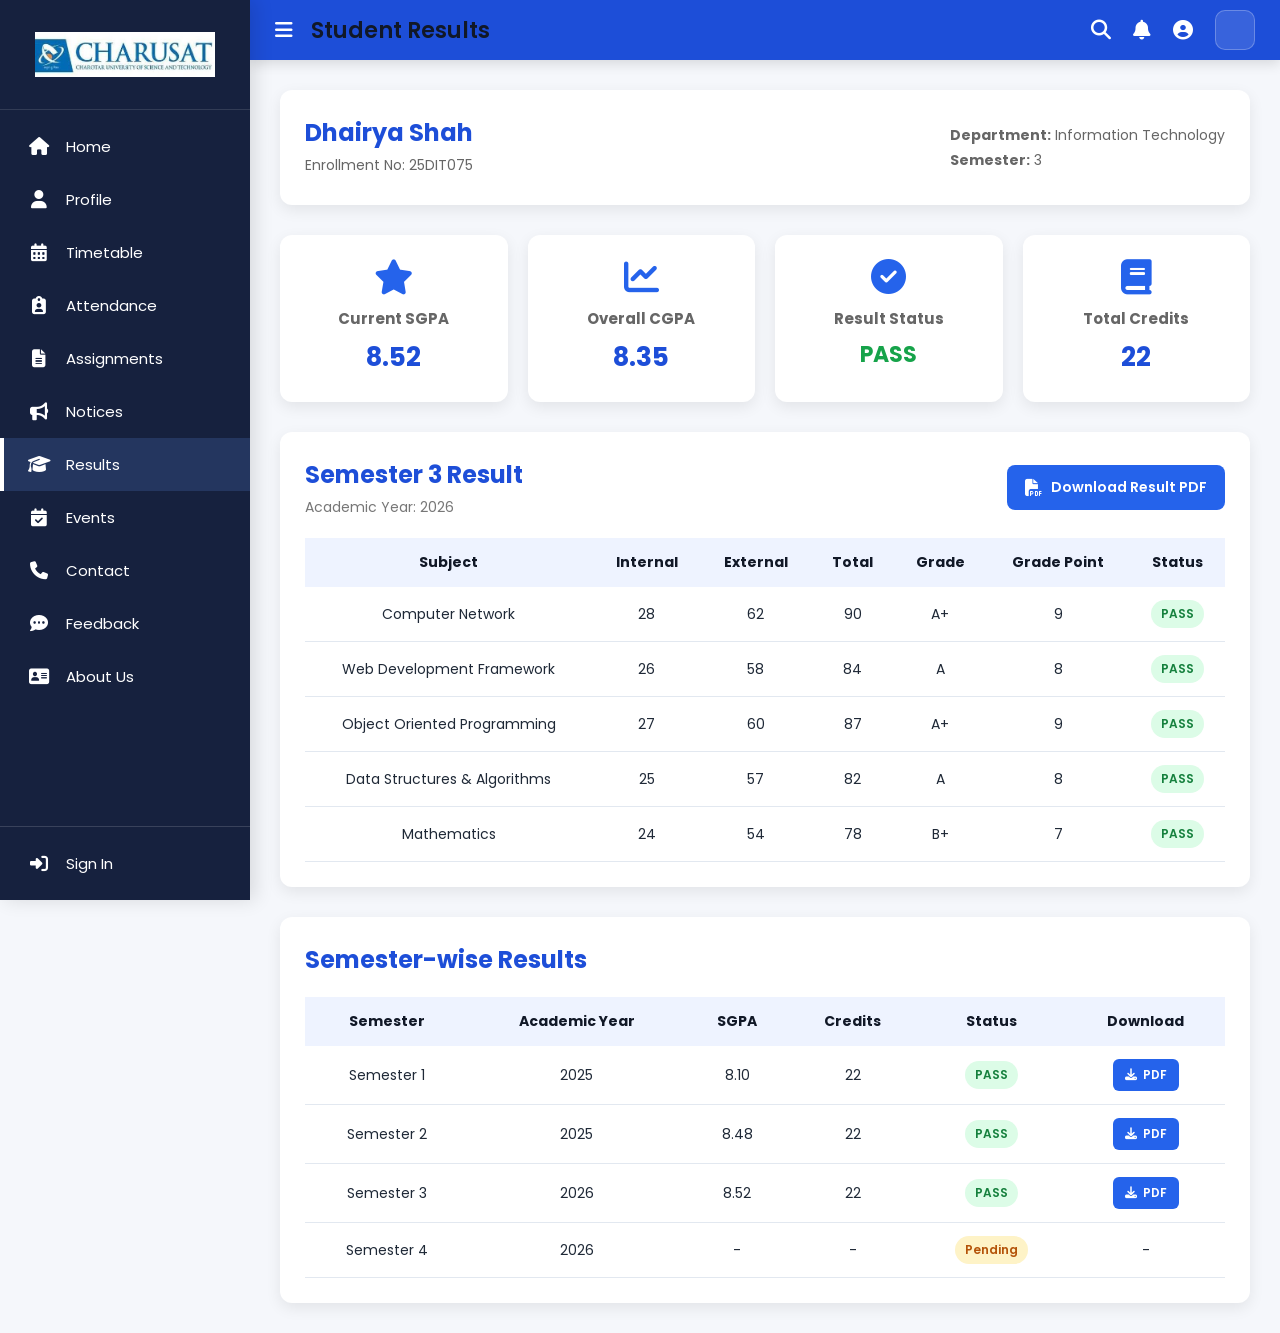
<file: result.html>
﻿<!DOCTYPE html>
<html lang="en">

<head>

    <meta charset="UTF-8">
    <meta name="viewport" content="width=device-width, initial-scale=1.0">

    <title>StudentHub | Results</title>

    <!-- Font Awesome -->
    <link rel="stylesheet"
        href="https://cdnjs.cloudflare.com/ajax/libs/font-awesome/6.7.2/css/all.min.css">

    <!-- CSS -->
    <link rel="stylesheet" href="result.css">

    <link rel="stylesheet" href="theme.css">
</head>

<body>

<!-- ================= SIDEBAR ================= -->

<aside class="sidebar">

    <!-- Logo -->

    <div class="logo-section">

        <img src="logo.jpg"
             alt="StudentHub Logo"
             class="logo">

    </div>

    <!-- Navigation -->

    <nav class="menu">

        <a href="index.html">

            <i class="fa-solid fa-house"></i>

            <span>Home</span>

        </a>

        <a href="profile.html">

            <i class="fa-solid fa-user"></i>

            <span>Profile</span>

        </a>

        <a href="timetable.html">

            <i class="fa-solid fa-calendar-days"></i>

            <span>Timetable</span>

        </a>

        <a href="attendence.html">

            <i class="fa-solid fa-clipboard-user"></i>

            <span>Attendance</span>

        </a>

        <a href="assignment.html">

            <i class="fa-solid fa-file-lines"></i>

            <span>Assignments</span>

        </a>

        <a href="notice.html">

            <i class="fa-solid fa-bullhorn"></i>

            <span>Notices</span>

        </a>

        <a href="result.html" class="active">

            <i class="fa-solid fa-graduation-cap"></i>

            <span>Results</span>

        </a>

        <a href="event.html">

            <i class="fa-solid fa-calendar-check"></i>

            <span>Events</span>

        </a>

        <a href="contect.html">

            <i class="fa-solid fa-phone"></i>

            <span>Contact</span>

        </a>

        <a href="feedback.html">

            <i class="fa-solid fa-comment-dots"></i>

            <span>Feedback</span>

        </a>

        <a href="about.html">

            <i class="fa-solid fa-address-card"></i>

            <span>About Us</span>

        </a>

    </nav>

    <!-- Bottom Menu -->

    <div class="bottom-menu">

        <a href="login.html">

            <i class="fa-solid fa-right-to-bracket"></i>

            <span>Sign In</span>

        </a>

    </div>

</aside>


<!-- ================= MAIN CONTENT ================= -->

<div class="main-content">


    <!-- ================= NAVBAR ================= -->

    <header class="navbar">

        <div class="navbar-left">

            <i class="fa-solid fa-bars"></i>

            <h2>Student Results</h2>

        </div>

        <div class="navbar-right">

            <i class="fa-solid fa-magnifying-glass"></i>

            <i class="fa-solid fa-bell"></i>

            <i class="fa-solid fa-user-circle"></i>

        </div>

    </header>


    <!-- ================= STUDENT INFORMATION ================= -->

    <section class="student-info">

        <div>

            <h2>Dhairya Shah</h2>

            <p>
                Enrollment No: 25DIT075
            </p>

        </div>

        <div>

            <p>
                <b>Department:</b> Information Technology
            </p>

            <p>
                <b>Semester:</b> 3
            </p>

        </div>

    </section>


    <!-- ================= RESULT SUMMARY ================= -->

    <section class="summary-container">

        <div class="summary-card">

            <i class="fa-solid fa-star"></i>

            <h3>Current SGPA</h3>

            <p>8.52</p>

        </div>


        <div class="summary-card">

            <i class="fa-solid fa-chart-line"></i>

            <h3>Overall CGPA</h3>

            <p>8.35</p>

        </div>


        <div class="summary-card">

            <i class="fa-solid fa-check-circle"></i>

            <h3>Result Status</h3>

            <p class="pass">PASS</p>

        </div>


        <div class="summary-card">

            <i class="fa-solid fa-book"></i>

            <h3>Total Credits</h3>

            <p>22</p>

        </div>

    </section>


    <!-- ================= CURRENT SEMESTER RESULT ================= -->

    <section class="result-container">

        <div class="result-header">

            <div>

                <h2>Semester 3 Result</h2>

                <p>
                    Academic Year: 2026
                </p>

            </div>

            <!-- Download PDF -->

            <a href="result_semester_3.pdf"
               class="download-btn"
               download>

                <i class="fa-solid fa-file-pdf"></i>

                Download Result PDF

            </a>

        </div>


        <!-- ================= RESULT TABLE ================= -->

        <div class="table-container">

            <table>

                <thead>

                    <tr>

                        <th>Subject</th>

                        <th>Internal</th>

                        <th>External</th>

                        <th>Total</th>

                        <th>Grade</th>

                        <th>Grade Point</th>

                        <th>Status</th>

                    </tr>

                </thead>

                <tbody>

                    <tr>

                        <td>Computer Network</td>

                        <td>28</td>

                        <td>62</td>

                        <td>90</td>

                        <td>A+</td>

                        <td>9</td>

                        <td>
                            <span class="status-pass">
                                PASS
                            </span>
                        </td>

                    </tr>

                    <tr>

                        <td>Web Development Framework</td>

                        <td>26</td>

                        <td>58</td>

                        <td>84</td>

                        <td>A</td>

                        <td>8</td>

                        <td>
                            <span class="status-pass">
                                PASS
                            </span>
                        </td>

                    </tr>

                    <tr>

                        <td>Object Oriented Programming</td>

                        <td>27</td>

                        <td>60</td>

                        <td>87</td>

                        <td>A+</td>

                        <td>9</td>

                        <td>
                            <span class="status-pass">
                                PASS
                            </span>
                        </td>

                    </tr>

                    <tr>

                        <td>Data Structures & Algorithms</td>

                        <td>25</td>

                        <td>57</td>

                        <td>82</td>

                        <td>A</td>

                        <td>8</td>

                        <td>
                            <span class="status-pass">
                                PASS
                            </span>
                        </td>

                    </tr>

                    <tr>

                        <td>Mathematics</td>

                        <td>24</td>

                        <td>54</td>

                        <td>78</td>

                        <td>B+</td>

                        <td>7</td>

                        <td>
                            <span class="status-pass">
                                PASS
                            </span>
                        </td>

                    </tr>

                </tbody>

            </table>

        </div>

    </section>


    <!-- ================= SEMESTER RESULTS ================= -->

    <section class="semester-container">

        <h2>Semester-wise Results</h2>

        <div class="semester-table">

            <table>

                <thead>

                    <tr>

                        <th>Semester</th>

                        <th>Academic Year</th>

                        <th>SGPA</th>

                        <th>Credits</th>

                        <th>Status</th>

                        <th>Download</th>

                    </tr>

                </thead>

                <tbody>

                    <tr>

                        <td>Semester 1</td>

                        <td>2025</td>

                        <td>8.10</td>

                        <td>22</td>

                        <td>
                            <span class="status-pass">
                                PASS
                            </span>
                        </td>

                        <td>

                            <a href="result_semester_1.pdf"
                               class="small-download"
                               download>

                                <i class="fa-solid fa-download"></i>

                                PDF

                            </a>

                        </td>

                    </tr>


                    <tr>

                        <td>Semester 2</td>

                        <td>2025</td>

                        <td>8.48</td>

                        <td>22</td>

                        <td>
                            <span class="status-pass">
                                PASS
                            </span>
                        </td>

                        <td>

                            <a href="result_semester_2.pdf"
                               class="small-download"
                               download>

                                <i class="fa-solid fa-download"></i>

                                PDF

                            </a>

                        </td>

                    </tr>


                    <tr>

                        <td>Semester 3</td>

                        <td>2026</td>

                        <td>8.52</td>

                        <td>22</td>

                        <td>
                            <span class="status-pass">
                                PASS
                            </span>
                        </td>

                        <td>

                            <a href="result_semester_3.pdf"
                               class="small-download"
                               download>

                                <i class="fa-solid fa-download"></i>

                                PDF

                            </a>

                        </td>

                    </tr>


                    <tr>

                        <td>Semester 4</td>

                        <td>2026</td>

                        <td>-</td>

                        <td>-</td>

                        <td>
                            <span class="pending">
                                Pending
                            </span>
                        </td>

                        <td>-</td>

                    </tr>

                </tbody>

            </table>

        </div>

    </section>



</div>

    <script src="theme.js"></script>
</body>

</html>
</file>
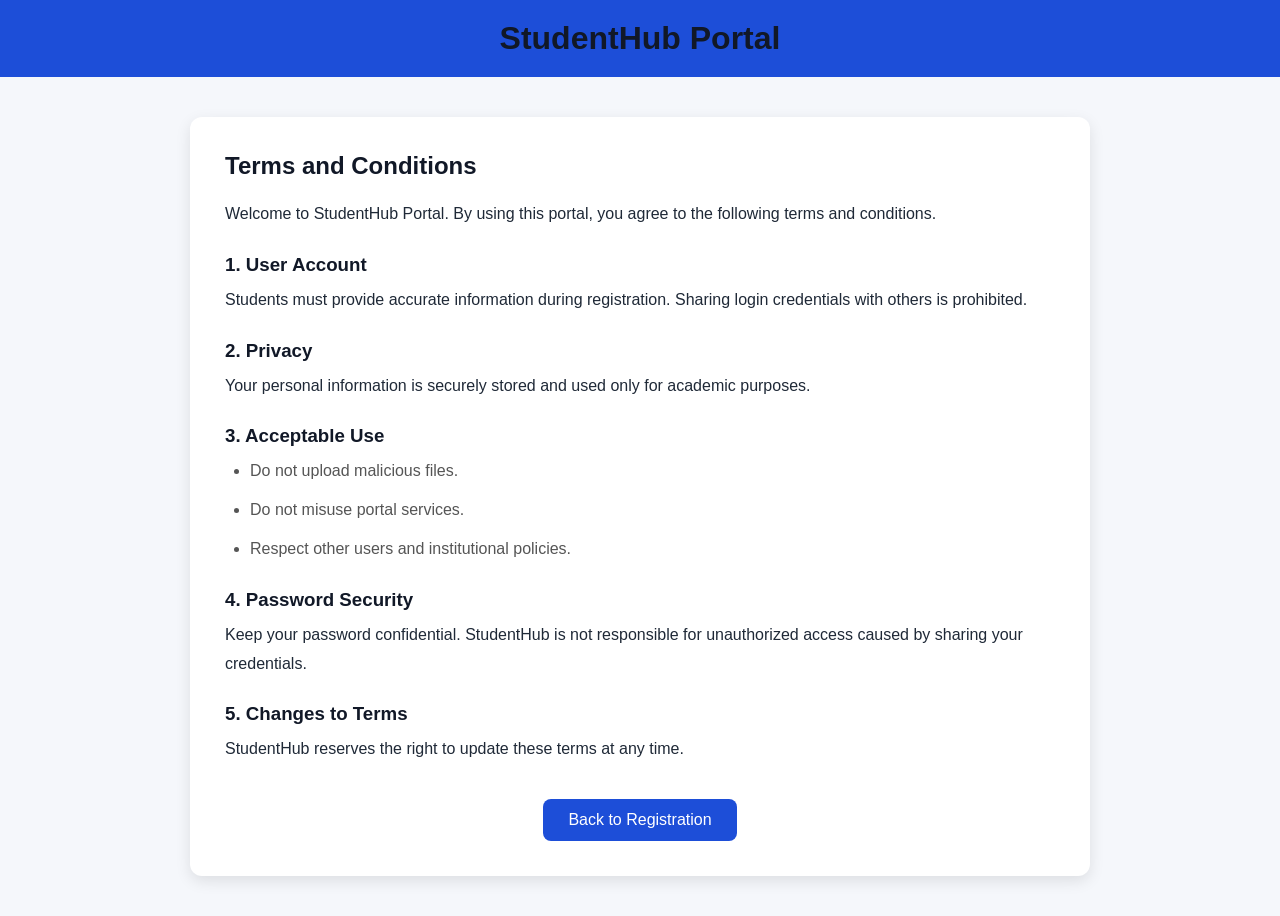
<file: terms.html>
﻿<!DOCTYPE html>
<html lang="en">
<head>
    <meta charset="UTF-8">
    <meta name="viewport" content="width=device-width, initial-scale=1.0">
    <title>Terms and Conditions | StudentHub</title>

    <link rel="stylesheet" href="terms.css">
    <link rel="stylesheet" href="theme.css">
</head>
<body>

    <header>
        <h1>StudentHub Portal</h1>
    </header>

    <div class="container">

        <h2>Terms and Conditions</h2>

        <p>
            Welcome to StudentHub Portal. By using this portal, you agree to the
            following terms and conditions.
        </p>

        <h3>1. User Account</h3>
        <p>
            Students must provide accurate information during registration.
            Sharing login credentials with others is prohibited.
        </p>

        <h3>2. Privacy</h3>
        <p>
            Your personal information is securely stored and used only for
            academic purposes.
        </p>

        <h3>3. Acceptable Use</h3>
        <ul>
            <li>Do not upload malicious files.</li>
            <li>Do not misuse portal services.</li>
            <li>Respect other users and institutional policies.</li>
        </ul>

        <h3>4. Password Security</h3>
        <p>
            Keep your password confidential. StudentHub is not responsible for
            unauthorized access caused by sharing your credentials.
        </p>

        <h3>5. Changes to Terms</h3>
        <p>
            StudentHub reserves the right to update these terms at any time.
        </p>

        <div class="buttons">
            <a href="register.html" class="btn">Back to Registration</a>
        </div>

    </div>

    <script src="theme.js"></script>
</body>
</html>
</file>
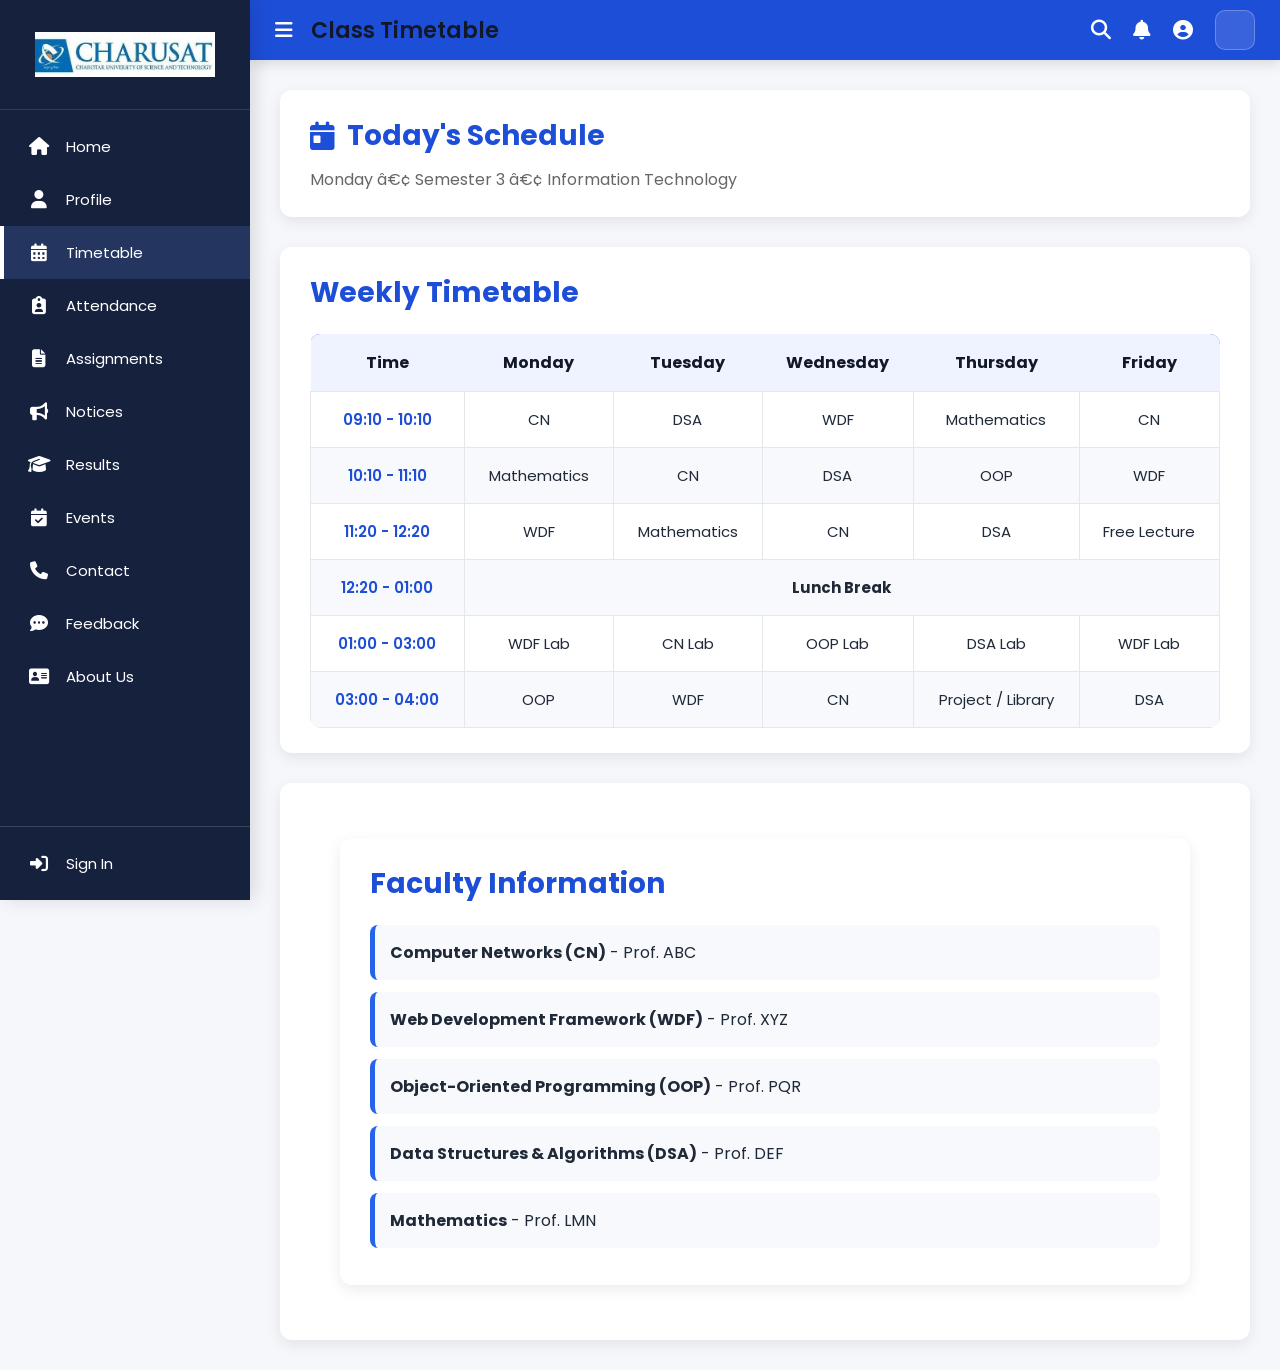
<file: timetable.html>
﻿<!DOCTYPE html>
<html lang="en">

<head>

    <meta charset="UTF-8">
    <meta name="viewport" content="width=device-width, initial-scale=1.0">

    <title>Student Hub Portal</title>

    <!-- Font Awesome -->
    <link rel="stylesheet"
    href="https://cdnjs.cloudflare.com/ajax/libs/font-awesome/6.7.2/css/all.min.css">

    <!-- CSS -->
    <link rel="stylesheet" href="timetable.css">

    <link rel="stylesheet" href="theme.css">
</head>

<body>

<!-- ================= SIDEBAR ================= -->

<aside class="sidebar">

    <!-- Logo -->

    <div class="logo-section">
        <img src="logo.jpg" alt="Student Hub Logo" class="logo">
    </div>

    <!-- Menu -->

    <nav class="menu">

        <a href="index.html">
            <i class="fa-solid fa-house"></i>
            <span>Home</span>
        </a>

        <a href="profile.html">
            <i class="fa-solid fa-user"></i>
            <span>Profile</span>
        </a>

        <a href="timetable.html" class="active">
            <i class="fa-solid fa-calendar-days"></i>
            <span>Timetable</span>
        </a>

        <a href="attendence.html">
            <i class="fa-solid fa-clipboard-user"></i>
            <span>Attendance</span>
        </a>

        <a href="assignment.html">
            <i class="fa-solid fa-file-lines"></i>
            <span>Assignments</span>
        </a>

        <a href="notice.html">
            <i class="fa-solid fa-bullhorn"></i>
            <span>Notices</span>
        </a>

        <a href="result.html">
            <i class="fa-solid fa-graduation-cap"></i>
            <span>Results</span>
        </a>

        <a href="event.html">
            <i class="fa-solid fa-calendar-check"></i>
            <span>Events</span>
        </a>

        <a href="contect.html">
            <i class="fa-solid fa-phone"></i>
            <span>Contact</span>
        </a>

        <a href="feedback.html">
            <i class="fa-solid fa-comment-dots"></i>
            <span>Feedback</span>
        </a>

        <a href="about.html">
            <i class="fa-solid fa-address-card"></i>
            <span>About Us</span>
        </a>

    </nav>

    <!-- Bottom Menu -->

    <div class="bottom-menu">

        <a href="login.html">
            <i class="fa-solid fa-right-to-bracket"></i>
            <span>Sign In</span>
        </a>

    </div>

</aside>

<!-- ================= MAIN CONTENT ================= -->

<div class="main-content">

    <!-- ================= NAVBAR ================= -->

    <header class="navbar">

        <div class="navbar-left">

            <i class="fa-solid fa-bars"></i>

            <h2>Class Timetable</h2>

        </div>

        <div class="navbar-right">

            <i class="fa-solid fa-magnifying-glass"></i>

            <i class="fa-solid fa-bell"></i>

            <i class="fa-solid fa-user-circle"></i>

        </div>

    </header>

    <!-- ================= TODAY SCHEDULE ================= -->

    <section class="today-card">

        <h2>
            <i class="fa-solid fa-calendar-day"></i>
            Today's Schedule
        </h2>

        <p>
            Monday â€¢ Semester 3 â€¢ Information Technology
        </p>

    </section>

    <!-- ================= TIMETABLE ================= -->

    <section class="table-container">

        <h2>Weekly Timetable</h2>

        <table>

            <thead>

                <tr>

                    <th>Time</th>

                    <th>Monday</th>

                    <th>Tuesday</th>

                    <th>Wednesday</th>

                    <th>Thursday</th>

                    <th>Friday</th>

                </tr>

            </thead>

            <tbody>
                <tr>
                    <td>09:10 - 10:10</td>
                    <td>CN</td>
                    <td>DSA</td>
                    <td>WDF</td>
                    <td>Mathematics</td>
                    <td>CN</td>
                </tr>

                <tr>
                    <td>10:10 - 11:10</td>
                    <td>Mathematics</td>
                    <td>CN</td>
                    <td>DSA</td>
                    <td>OOP</td>
                    <td>WDF</td>
                </tr>

                <tr>
                    <td>11:20 - 12:20</td>
                    <td>WDF</td>
                    <td>Mathematics</td>
                    <td>CN</td>
                    <td>DSA</td>
                    <td>Free Lecture</td>
                </tr>

                <tr>
                    <td>12:20 - 01:00</td>
                    <td colspan="5"><b>Lunch Break</b></td>
                </tr>

                <tr>
                    <td>01:00 - 03:00</td>
                    <td>WDF Lab</td>
                    <td>CN Lab</td>
                    <td>OOP Lab</td>
                    <td>DSA Lab</td>
                    <td>WDF Lab</td>
                </tr>

                <tr>
                    <td>03:00 - 04:00</td>
                    <td>OOP</td>
                    <td>WDF</td>
                    <td>CN</td>
                    <td>Project / Library</td>
                    <td>DSA</td>
                </tr>

            </tbody>
        </table>

    </section>

    <!-- ================= FACULTY ================= -->

    <section class="faculty-card">
        <section class="faculty-card">

    <h2>Faculty Information</h2>

    <ul>

        <li><strong>Computer Networks (CN)</strong> - Prof. ABC</li>

        <li><strong>Web Development Framework (WDF)</strong> - Prof. XYZ</li>

        <li><strong>Object-Oriented Programming (OOP)</strong> - Prof. PQR</li>

        <li><strong>Data Structures & Algorithms (DSA)</strong> - Prof. DEF</li>

        <li><strong>Mathematics</strong> - Prof. LMN</li>

    </ul>

</section>
    </section>

</div>

    <script src="theme.js"></script>
</body>
</html>
</file>
<file: style.css>
/* =========================================================
   GOOGLE FONT
========================================================= */

@import url('https://fonts.googleapis.com/css2?family=Poppins:wght@300;400;500;600;700;800&display=swap');


/* =========================================================
   RESET
========================================================= */

* {
    margin: 0;
    padding: 0;
    box-sizing: border-box;

    font-family: 'Poppins', sans-serif;
}


html {
    scroll-behavior: smooth;
}


body {
    background: #f5f7fb;

    color: #333;
}


/* =========================================================
   SIDEBAR
========================================================= */

.sidebar {

    position: fixed;

    top: 0;
    left: 0;

    width: 250px;
    height: 100vh;

    background: #16213E;

    display: flex;

    flex-direction: column;

    justify-content: space-between;

    box-shadow:
        5px 0 18px rgba(0, 0, 0, 0.12);

    z-index: 999;

    overflow: hidden;

    transition:
        left 0.35s ease;
}


/* Sidebar hidden */

.sidebar.hidden {

    left: -250px;
}


/* =========================================================
   LOGO
========================================================= */

.logo-section {

    height: 110px;

    display: flex;

    justify-content: center;

    align-items: center;

    border-bottom:
        1px solid rgba(255, 255, 255, 0.12);

    padding: 15px;
}


.logo {

    width: 180px;

    height: 70px;

    object-fit: contain;
}


/* =========================================================
   MENU
========================================================= */

.menu {

    flex: 1;

    overflow-y: auto;

    padding: 10px 0;
}


.menu::-webkit-scrollbar {

    width: 6px;
}


.menu::-webkit-scrollbar-thumb {

    background: #2563EB;

    border-radius: 10px;
}


/* Sidebar links */

.sidebar a {

    display: flex;

    align-items: center;

    gap: 16px;

    color: white;

    text-decoration: none;

    padding: 15px 24px;

    transition: 0.35s;

    font-size: 15px;

    border-left:
        4px solid transparent;
}


.sidebar a i {

    width: 22px;

    text-align: center;

    font-size: 18px;

    flex-shrink: 0;
}


.sidebar a:hover {

    background: #2563EB;

    border-left:
        4px solid white;

    padding-left: 30px;
}


.sidebar a.active {

    background: #2563EB;

    border-left:
        4px solid white;
}


/* =========================================================
   BOTTOM MENU
========================================================= */

.bottom-menu {

    border-top:
        1px solid rgba(255, 255, 255, 0.15);

    padding: 10px 0;
}


/* =========================================================
   MAIN CONTENT
========================================================= */

.main-content {

    margin-left: 250px;

    min-height: 100vh;

    transition:
        margin-left 0.35s ease;
}


.main-content.full-width {

    margin-left: 0;
}


/* =========================================================
   NAVBAR
========================================================= */

.navbar {

    position: sticky;

    top: 0;

    height: 60px;

    background: #1D4ED8;

    color: white;

    display: flex;

    justify-content: space-between;

    align-items: center;

    gap: 20px;

    padding: 0 25px;

    box-shadow:
        0 4px 12px rgba(0, 0, 0, 0.12);

    z-index: 500;
}


/* =========================================================
   NAVBAR LEFT
========================================================= */

.navbar-left {

    display: flex;

    align-items: center;

    gap: 18px;

    flex-shrink: 0;
}


.navbar-left h2 {

    font-size: 22px;

    font-weight: 600;

    white-space: nowrap;
}


/* =========================================================
   SIDEBAR TOGGLE
========================================================= */

#menu-toggle {

    font-size: 21px;

    cursor: pointer;

    user-select: none;

    transition: 0.3s;
}


#menu-toggle:hover {

    transform: scale(1.15);
}


/* =========================================================
   SEARCH BAR
========================================================= */

.navbar-search {

    position: relative;

    display: flex;

    align-items: center;

    flex: 1;

    max-width: 430px;

    min-width: 200px;
}


/* Search input */

.navbar-search input {

    width: 100%;

    height: 40px;

    padding:
        0 55px 0 17px;

    border: none;

    outline: none;

    border-radius: 22px;

    background: white;

    color: #333;

    font-size: 14px;

    font-family: 'Poppins', sans-serif;

    box-shadow:
        0 3px 10px rgba(0, 0, 0, 0.08);

    transition: 0.3s;
}


.navbar-search input:focus {

    box-shadow:
        0 0 0 3px rgba(255, 255, 255, 0.25);
}


.navbar-search input::placeholder {

    color: #888;
}


/* =========================================================
   SEARCH BUTTON
========================================================= */

#search-btn {

    position: absolute;

    right: 5px;

    top: 5px;

    width: 30px;

    height: 30px;

    border: none;

    border-radius: 50%;

    background: #2563EB;

    color: white;

    display: flex;

    justify-content: center;

    align-items: center;

    cursor: pointer;

    transition: 0.3s;
}


#search-btn:hover {

    background: #163A8A;

    transform: scale(1.05);
}


#search-btn i {

    font-size: 14px;

    pointer-events: none;
}


/* =========================================================
   SEARCH RESULTS
========================================================= */

.search-results {

    position: absolute;

    top: 48px;

    left: 0;

    width: 100%;

    background: white;

    border-radius: 10px;

    box-shadow:
        0 8px 25px rgba(0, 0, 0, 0.15);

    overflow: hidden;

    display: none;

    z-index: 1000;

    max-height: 300px;

    overflow-y: auto;
}


.search-results.active {

    display: block;
}


/* Search result */

.search-result-item {

    display: flex;

    align-items: center;

    gap: 12px;

    padding: 12px 15px;

    color: #333;

    text-decoration: none;

    font-size: 14px;

    transition: 0.2s;

    border-bottom:
        1px solid #f1f1f1;
}


.search-result-item:last-child {

    border-bottom: none;
}


.search-result-item:hover {

    background: #f1f5ff;

    color: #2563EB;
}


.search-result-item i {

    width: 20px;

    color: #2563EB;

    text-align: center;
}


/* No result */

.no-result {

    display: flex;

    align-items: center;

    gap: 10px;

    padding: 15px;

    color: #777;

    font-size: 14px;
}


.no-result i {

    color: #DC2626;
}


/* =========================================================
   NAVBAR RIGHT
========================================================= */

.navbar-right {

    display: flex;

    align-items: center;

    gap: 22px;

    flex-shrink: 0;
}


.navbar-right i {

    font-size: 20px;

    cursor: pointer;

    transition: 0.3s;
}


.navbar-right i:hover {

    transform: scale(1.15);
}


/* =========================================================
   WELCOME
========================================================= */

.welcome {

    padding: 35px;
}


.welcome h1 {

    font-size: 34px;

    color: #163A8A;

    margin-bottom: 10px;
}


.welcome p {

    font-size: 17px;

    color: #666;

    line-height: 1.7;
}


/* =========================================================
   DASHBOARD CARDS
========================================================= */

.cards {

    display: grid;

    grid-template-columns:
        repeat(auto-fit, minmax(280px, 1fr));

    gap: 25px;

    padding:
        0 35px 35px;
}


.card {

    background: white;

    border-radius: 16px;

    padding: 25px;

    box-shadow:
        0 8px 22px rgba(0, 0, 0, 0.08);

    transition: 0.35s;
}


.card:hover {

    transform: translateY(-8px);

    box-shadow:
        0 14px 30px rgba(0, 0, 0, 0.15);
}


/* =========================================================
   CARD ICONS
========================================================= */

.card-icon {

    width: 60px;

    height: 60px;

    border-radius: 50%;

    display: flex;

    justify-content: center;

    align-items: center;

    color: white;

    font-size: 24px;

    margin-bottom: 18px;
}


.blue {
    background: #2563EB;
}


.green {
    background: #16A34A;
}


.orange {
    background: #EA580C;
}


.red {
    background: #DC2626;
}


.purple {
    background: #7C3AED;
}


.cyan {
    background: #0891B2;
}


.card h3 {

    margin-bottom: 12px;

    color: #163A8A;

    font-size: 22px;
}


.card p {

    color: #666;

    line-height: 1.7;

    font-size: 15px;
}


/* =========================================================
   QUICK ACTION
========================================================= */

.quick-section {

    padding:
        0 35px 35px;
}


.quick-section h2 {

    font-size: 28px;

    color: #163A8A;

    margin-bottom: 25px;
}


.quick-grid {

    display: grid;

    grid-template-columns:
        repeat(auto-fit, minmax(220px, 1fr));

    gap: 25px;
}


.quick-box {

    background: #fff;

    border-radius: 16px;

    padding: 30px 20px;

    text-align: center;

    box-shadow:
        0 8px 20px rgba(0, 0, 0, 0.08);

    transition: 0.35s ease;

    cursor: pointer;
}


.quick-box:hover {

    transform: translateY(-8px);

    box-shadow:
        0 15px 30px rgba(0, 0, 0, 0.15);
}


.quick-box i {

    font-size: 38px;

    color: #2563EB;

    margin-bottom: 18px;

    transition: 0.3s;
}


.quick-box:hover i {

    transform: scale(1.15);
}


.quick-box h4 {

    font-size: 18px;

    color: #163A8A;

    font-weight: 600;
}


/* =========================================================
   FOOTER
========================================================= */

.footer {

    margin-top: 30px;

    background: #16213E;

    color: #fff;

    text-align: center;

    padding: 18px;

    font-size: 15px;
}


/* =========================================================
   SCROLLBAR
========================================================= */

::-webkit-scrollbar {

    width: 8px;
}


::-webkit-scrollbar-track {

    background: #f2f2f2;
}


::-webkit-scrollbar-thumb {

    background: #2563EB;

    border-radius: 20px;
}


::-webkit-scrollbar-thumb:hover {

    background: #163A8A;
}


/* =========================================================
   ANIMATION
========================================================= */

@keyframes fadeUp {

    from {

        opacity: 0;

        transform: translateY(20px);
    }

    to {

        opacity: 1;

        transform: translateY(0);
    }

}


.welcome,
.card,
.quick-box {

    animation:
        fadeUp 0.8s ease;
}


/* =========================================================
   TABLET
========================================================= */

@media (max-width: 992px) {

    .sidebar {

        width: 220px;
    }


    .sidebar.hidden {

        left: -220px;
    }


    .main-content {

        margin-left: 220px;
    }


    .main-content.full-width {

        margin-left: 0;
    }


    .logo {

        width: 150px;

        height: 60px;
    }


    .navbar {

        padding:
            0 20px;
    }


    .navbar-left h2 {

        font-size: 19px;
    }


    .navbar-search {

        max-width: 330px;
    }


    .cards {

        grid-template-columns:
            repeat(auto-fit, minmax(240px, 1fr));
    }


    .quick-grid {

        grid-template-columns:
            repeat(auto-fit, minmax(180px, 1fr));
    }

}


/* =========================================================
   MOBILE
========================================================= */

@media (max-width: 768px) {

    .sidebar {

        width: 250px;

        box-shadow:
            5px 0 25px rgba(0, 0, 0, 0.2);
    }


    .sidebar.hidden {

        left: -250px;
    }


    .main-content {

        margin-left: 0;
    }


    .main-content.full-width {

        margin-left: 0;
    }


    .navbar {

        height: 58px;

        padding:
            0 18px;

        gap: 12px;
    }


    .navbar-left {

        gap: 12px;
    }


    .navbar-left h2 {

        font-size: 17px;
    }


    .navbar-search {

        min-width: 0;

        max-width: none;

        flex: 1;
    }


    .navbar-search input {

        height: 36px;

        font-size: 13px;

        padding:
            0 48px 0 13px;
    }


    #search-btn {

        width: 28px;

        height: 28px;

        top: 4px;

        right: 4px;
    }


    .navbar-right {

        gap: 15px;
    }


    .navbar-right i {

        font-size: 18px;
    }


    .welcome {

        padding: 25px;
    }


    .welcome h1 {

        font-size: 28px;
    }


    .welcome p {

        font-size: 15px;
    }


    .cards {

        padding:
            0 25px 25px;

        grid-template-columns: 1fr;
    }


    .quick-section {

        padding:
            0 25px 25px;
    }


    .quick-grid {

        grid-template-columns: 1fr;
    }


    .footer {

        font-size: 14px;
    }

}


/* =========================================================
   SMALL MOBILE
========================================================= */

@media (max-width: 480px) {

    .navbar {

        padding:
            0 12px;

        gap: 8px;
    }


    .navbar-left h2 {

        display: none;
    }


    .navbar-search {

        flex: 1;
    }


    .navbar-search input {

        height: 34px;

        font-size: 12px;
    }


    #search-btn {

        width: 26px;

        height: 26px;

        top: 4px;
    }


    .navbar-right {

        gap: 12px;
    }


    .navbar-right i {

        font-size: 17px;
    }


    .welcome {

        padding: 20px;
    }


    .welcome h1 {

        font-size: 24px;
    }


    .welcome p {

        font-size: 14px;
    }


    .card {

        padding: 20px;
    }


    .card h3 {

        font-size: 20px;
    }


    .card p {

        font-size: 14px;
    }


    .quick-box {

        padding:
            25px 18px;
    }


    .quick-box i {

        font-size: 34px;
    }


    .quick-box h4 {

        font-size: 17px;
    }

}


/* =========================================================
   UTILITY CLASSES
========================================================= */

.text-center {

    text-align: center;
}


.mt-20 {

    margin-top: 20px;
}


.mt-30 {

    margin-top: 30px;
}


.mb-20 {

    margin-bottom: 20px;
}


.mb-30 {

    margin-bottom: 30px;
}


.shadow {

    box-shadow:
        0 8px 20px rgba(0, 0, 0, 0.08);
}


.rounded {

    border-radius: 15px;
}


.primary {

    color: #2563EB;
}


.success {

    color: #16A34A;
}


.warning {

    color: #EA580C;
}


.danger {

    color: #DC2626;
}


.bg-primary {

    background: #2563EB;

    color: #fff;
}


.bg-success {

    background: #16A34A;

    color: #fff;
}


.bg-warning {

    background: #EA580C;

    color: #fff;
}


.bg-danger {

    background: #DC2626;

    color: #fff;
}
</file>
<file: theme.css>
/* =========================================================
   THEME SYSTEM
   ========================================================= */

:root {
  /* Page */
  --page-bg: #f5f7fb;
  --page-text: #1f2937;
  --page-text-strong: #111827;
  --page-text-soft: #475467;

  /* Surfaces */
  --panel: #ffffff;
  --panel-alt: #eef3ff;
  --panel-soft: #f8fafc;

  /* Borders / shadows */
  --border: #e2e8f0;
  --border-strong: #cbd5e1;
  --shadow: rgba(15, 23, 42, 0.10);

  /* Navigation */
  --sidebar-bg: #16213e;
  --sidebar-text: #ffffff;
  --sidebar-hover: #24365f;

  --navbar-bg: #1d4ed8;
  --navbar-text: #ffffff;

  /* Accent */
  --accent: #2563eb;
  --accent-hover: #1d4ed8;
  --accent-soft: #eff6ff;

  /* Status */
  --success-bg: #e8f7ee;
  --success-text: #198754;

  --warning-bg: #fff7df;
  --warning-text: #a16207;

  --danger-bg: #feecec;
  --danger-text: #dc2626;

  --info-bg: #eaf4ff;
  --info-text: #2563eb;

  /* Form */
  --input-bg: #ffffff;
  --input-text: #111827;
  --input-placeholder: #98a2b3;

  /* Misc */
  --muted: #667085;
  --icon-color: #475467;
}


/* =========================================================
   DARK MODE
   ========================================================= */

body.dark-mode {
  /* Page */
  --page-bg: #0b1220;
  --page-text: #e5edf8;
  --page-text-strong: #f8fafc;
  --page-text-soft: #b9c7d9;

  /* Surfaces */
  --panel: #111b2d;
  --panel-alt: #172640;
  --panel-soft: #142033;

  /* Borders / shadows */
  --border: #26364d;
  --border-strong: #344863;
  --shadow: rgba(0, 0, 0, 0.35);

  /* Navigation */
  --sidebar-bg: #0f172a;
  --sidebar-text: #eaf2ff;
  --sidebar-hover: #1e2d48;

  --navbar-bg: #172554;
  --navbar-text: #f8fafc;

  /* Accent */
  --accent: #60a5fa;
  --accent-hover: #93c5fd;
  --accent-soft: #172d4d;

  /* Status */
  --success-bg: rgba(34, 197, 94, 0.14);
  --success-text: #86efac;

  --warning-bg: rgba(234, 179, 8, 0.14);
  --warning-text: #fde68a;

  --danger-bg: rgba(239, 68, 68, 0.14);
  --danger-text: #fca5a5;

  --info-bg: rgba(59, 130, 246, 0.14);
  --info-text: #93c5fd;

  /* Form */
  --input-bg: #0d1728;
  --input-text: #f8fafc;
  --input-placeholder: #8fa1b8;

  /* Misc */
  --muted: #9fb0c5;
  --icon-color: #b9c7d9;
}


/* =========================================================
   GLOBAL
   ========================================================= */

html {
  color-scheme: light;
}

html:has(body.dark-mode) {
  color-scheme: dark;
}

body {
  background: var(--page-bg);
  color: var(--page-text);

  transition:
    background-color 0.25s ease,
    color 0.25s ease;
}


/* Smooth theme transition */
body,
body * {
  border-color: var(--border);
}

.card,
.panel,
.content-box,
.section-box,
.dashboard-box,
.form-box,
.login-box,
.register-box,
.profile-box,
.profile-card,
.attendance-card,
.contact-card,
.event-card,
.notice-card,
.assignment-card,
.feedback-card,
.result-card,
.about-card,
.about-hero,
.past-event-list,
.timetable-table {
  background: var(--panel);
  color: var(--page-text);
  border-color: var(--border);
  box-shadow: 0 10px 24px var(--shadow);

  transition:
    background-color 0.25s ease,
    color 0.25s ease,
    border-color 0.25s ease,
    box-shadow 0.25s ease;
}


/* =========================================================
   TEXT
   ========================================================= */

h1,
h2,
h3,
h4,
h5,
h6 {
  color: var(--page-text-strong);
}

p {
  color: var(--page-text);
}

.text-muted,
.meta,
.description,
.detail,
.subtext {
  color: var(--page-text-soft) !important;
}

small {
  color: var(--muted);
}


/* =========================================================
   LINKS
   ========================================================= */

a {
  color: var(--accent);
  transition: color 0.2s ease;
}

a:hover {
  color: var(--accent-hover);
}


/* =========================================================
   NAVBAR
   ========================================================= */

.navbar {
  background: var(--navbar-bg);
  color: var(--navbar-text);

  transition:
    background-color 0.25s ease,
    color 0.25s ease;
}

.navbar a,
.navbar span,
.navbar i {
  color: var(--navbar-text);
}


/* =========================================================
   SIDEBAR
   ========================================================= */

.sidebar {
  background: var(--sidebar-bg);
  color: var(--sidebar-text);

  transition:
    background-color 0.25s ease,
    color 0.25s ease;
}

.sidebar a,
.bottom-menu a,
.menu a {
  color: var(--sidebar-text);
}

.sidebar a:hover,
.sidebar a.active,
.bottom-menu a:hover,
.menu a:hover {
  background: var(--sidebar-hover);
  color: #ffffff;
}


/* =========================================================
   BUTTONS
   ========================================================= */

button,
.btn {
  transition:
    background-color 0.2s ease,
    color 0.2s ease,
    border-color 0.2s ease,
    box-shadow 0.2s ease;
}

.btn-primary {
  background: var(--accent);
  border-color: var(--accent);
  color: #ffffff;
}

.btn-primary:hover {
  background: var(--accent-hover);
  border-color: var(--accent-hover);
}


/* =========================================================
   FORMS
   ========================================================= */

input,
textarea,
select {
  background: var(--input-bg);
  color: var(--input-text);
  border: 1px solid var(--border-strong);

  transition:
    background-color 0.25s ease,
    color 0.25s ease,
    border-color 0.25s ease,
    box-shadow 0.25s ease;
}

input::placeholder,
textarea::placeholder {
  color: var(--input-placeholder);
}

input:focus,
textarea:focus,
select:focus {
  background: var(--input-bg);
  color: var(--input-text);
  border-color: var(--accent);
  box-shadow: 0 0 0 3px color-mix(
    in srgb,
    var(--accent) 15%,
    transparent
  );
}


/* =========================================================
   SEARCH BOX
   ========================================================= */

.search-box {
  background: var(--panel-soft);
  border-color: var(--border);
}

.search-box input,
.search-box select {
  background: transparent;
  color: var(--page-text);
}


/* =========================================================
   BADGES / STATUS
   ========================================================= */

.event-type,
.badge,
.status-tag,
.label-chip {
  background: var(--panel-alt);
  color: var(--page-text-strong);
  border: 1px solid var(--border);
}

.completed,
.success-pill {
  background: var(--success-bg);
  color: var(--success-text);
}

.warning,
.warning-pill {
  background: var(--warning-bg);
  color: var(--warning-text);
}

.danger,
.danger-pill {
  background: var(--danger-bg);
  color: var(--danger-text);
}

.info,
.info-pill {
  background: var(--info-bg);
  color: var(--info-text);
}


/* =========================================================
   TABLES
   ========================================================= */

table {
  color: var(--page-text);
  background: var(--panel);
}

th {
  color: var(--page-text-strong);
  background: var(--panel-alt);
}

td {
  color: var(--page-text);
  border-color: var(--border);
}

tr {
  border-color: var(--border);
}


/* =========================================================
   ROW / ITEM SEPARATORS
   ========================================================= */

.event-info,
.detail-row,
.assignment-item,
.notice-item,
.feedback-item,
.result-row,
.profile-row,
.contact-item,
.table-row {
  border-color: var(--border);
}


/* =========================================================
   THEME TOGGLE
   ========================================================= */

.theme-toggle {
  width: 40px;
  height: 40px;

  display: inline-flex;
  align-items: center;
  justify-content: center;

  border: 1px solid rgba(255, 255, 255, 0.25);
  border-radius: 10px;

  background: rgba(255, 255, 255, 0.12);
  color: #ffffff;

  cursor: pointer;

  transition:
    background-color 0.2s ease,
    transform 0.2s ease,
    border-color 0.2s ease;
}

.theme-toggle:hover {
  background: rgba(255, 255, 255, 0.22);
  transform: translateY(-1px);
}

.theme-toggle:active {
  transform: scale(0.95);
}

.theme-toggle i {
  color: inherit;
  font-size: 17px;
}


/* =========================================================
   DARK MODE TOGGLE
   ========================================================= */

body.dark-mode .theme-toggle {
  background: rgba(255, 255, 255, 0.08);
  border-color: rgba(255, 255, 255, 0.18);
  color: #f8fafc;
}

body.dark-mode .theme-toggle:hover {
  background: rgba(255, 255, 255, 0.16);
}


/* =========================================================
   SCROLLBAR
   ========================================================= */

body.dark-mode {
  scrollbar-color: #334155 #0b1220;
}

body.dark-mode ::selection {
  background: rgba(96, 165, 250, 0.3);
  color: #ffffff;
}


/* =========================================================
   REDUCE MOTION
   ========================================================= */

@media (prefers-reduced-motion: reduce) {
  body,
  body *,
  .theme-toggle {
    transition: none !important;
  }
}
</file>
<file: about.css>
/* ===========================
   GOOGLE FONT
=========================== */

@import url('https://fonts.googleapis.com/css2?family=Poppins:wght@300;400;500;600;700;800&display=swap');


/* ===========================
   RESET
=========================== */

*{
    margin:0;
    padding:0;
    box-sizing:border-box;
    font-family:'Poppins',sans-serif;
}

html{
    scroll-behavior:smooth;
}

body{
    background:#f5f7fb;
    color:#333;
}


/* ===========================
   SIDEBAR
=========================== */

.sidebar{

    position:fixed;

    top:0;
    left:0;

    width:250px;
    height:100vh;

    background:#16213E;

    display:flex;
    flex-direction:column;
    justify-content:space-between;

    box-shadow:5px 0 18px rgba(0,0,0,.12);

    z-index:999;

    overflow:hidden;
}


/* ===========================
   LOGO
=========================== */

.logo-section{

    height:110px;

    display:flex;

    justify-content:center;

    align-items:center;

    border-bottom:1px solid rgba(255,255,255,.12);

    padding:15px;
}

.logo{

    width:180px;

    height:70px;

    object-fit:contain;
}


/* ===========================
   MENU
=========================== */

.menu{

    flex:1;

    overflow-y:auto;

    padding:10px 0;
}

.menu::-webkit-scrollbar{

    width:6px;
}

.menu::-webkit-scrollbar-thumb{

    background:#2563EB;

    border-radius:10px;
}

.sidebar a{

    display:flex;

    align-items:center;

    gap:16px;

    color:white;

    text-decoration:none;

    padding:15px 24px;

    transition:.35s;

    font-size:15px;

    border-left:4px solid transparent;
}

.sidebar a i{

    width:22px;

    text-align:center;

    font-size:18px;
}

.sidebar a:hover{

    background:#2563EB;

    border-left:4px solid white;

    padding-left:30px;
}

.sidebar a.active{

    background:#2563EB;

    border-left:4px solid white;
}


/* ===========================
   BOTTOM MENU
=========================== */

.bottom-menu{

    border-top:1px solid rgba(255,255,255,.15);

    padding:10px 0;
}



/* ===========================
   MAIN CONTENT
=========================== */

.main-content{

    margin-left:250px;

    min-height:100vh;
}


/* ===========================
   NAVBAR
=========================== */

.navbar{

    position:sticky;

    top:0;

    height:60px;

    background:#1D4ED8;

    color:white;

    display:flex;

    justify-content:space-between;

    align-items:center;

    padding:0 25px;

    box-shadow:0 4px 12px rgba(0,0,0,.12);

    z-index:500;
}

.navbar-left{

    display:flex;

    align-items:center;

    gap:18px;
}

.navbar-right{

    display:flex;

    align-items:center;

    gap:22px;
}

.navbar h2{

    font-size:22px;

    font-weight:600;
}

.navbar i{

    font-size:20px;

    cursor:pointer;

    transition:.3s;
}

.navbar i:hover{

    transform:scale(1.15);
}


/* ===========================
   ABOUT CONTAINER
=========================== */

.about-container{

    padding:35px;

    max-width:1150px;

    margin:auto;
}


/* ===========================
   ABOUT HERO
=========================== */

.about-hero{

    background:linear-gradient(
        135deg,
        #1D4ED8,
        #2563EB
    );

    color:white;

    text-align:center;

    padding:45px 30px;

    border-radius:15px;

    box-shadow:0 8px 20px rgba(37,99,235,.2);

    margin-bottom:30px;
}

.about-icon{

    width:75px;

    height:75px;

    margin:0 auto 18px;

    background:rgba(255,255,255,.15);

    border-radius:50%;

    display:flex;

    justify-content:center;

    align-items:center;
}

.about-icon i{

    font-size:38px;
}

.about-hero h1{

    font-size:32px;

    margin-bottom:10px;
}

.about-hero p{

    max-width:750px;

    margin:auto;

    line-height:1.7;

    font-size:15px;

    color:#eef4ff;
}


/* ===========================
   ABOUT CARD
=========================== */

.about-card{

    background:white;

    padding:30px;

    border-radius:14px;

    box-shadow:0 5px 18px rgba(0,0,0,.07);

    display:flex;

    gap:25px;

    margin-bottom:40px;
}

.section-icon{

    min-width:60px;

    height:60px;

    border-radius:12px;

    background:#eef4ff;

    color:#2563EB;

    display:flex;

    justify-content:center;

    align-items:center;
}

.section-icon i{

    font-size:27px;
}

.section-content h2{

    color:#16213E;

    margin-bottom:12px;

    font-size:23px;
}

.section-content p{

    color:#666;

    font-size:14px;

    line-height:1.8;

    margin-bottom:10px;
}


/* ===========================
   SECTION TITLE
=========================== */

.section-title{

    text-align:center;

    margin-bottom:25px;
}

.section-title h2{

    color:#16213E;

    font-size:25px;

    margin-bottom:7px;
}

.section-title p{

    color:#777;

    font-size:14px;
}


/* ===========================
   FEATURES GRID
=========================== */

.features-grid{

    display:grid;

    grid-template-columns:
        repeat(3,1fr);

    gap:20px;

    margin-bottom:40px;
}


/* ===========================
   FEATURE CARD
=========================== */

.feature-card{

    background:white;

    padding:25px;

    border-radius:12px;

    box-shadow:0 5px 15px rgba(0,0,0,.07);

    text-align:center;

    transition:.3s;

    border-top:3px solid transparent;
}

.feature-card:hover{

    transform:translateY(-5px);

    border-top:3px solid #2563EB;

    box-shadow:0 10px 25px rgba(0,0,0,.1);
}

.feature-icon{

    width:60px;

    height:60px;

    margin:0 auto 15px;

    background:#eef4ff;

    color:#2563EB;

    border-radius:12px;

    display:flex;

    justify-content:center;

    align-items:center;
}

.feature-icon i{

    font-size:26px;
}

.feature-card h3{

    color:#16213E;

    margin-bottom:10px;

    font-size:18px;
}

.feature-card p{

    color:#777;

    font-size:13px;

    line-height:1.7;
}


/* ===========================
   MISSION CARD
=========================== */

.mission-card{

    background:#16213E;

    color:white;

    border-radius:14px;

    padding:30px;

    display:flex;

    align-items:center;

    gap:25px;

    margin-bottom:40px;

    box-shadow:0 7px 20px rgba(0,0,0,.1);
}

.mission-icon{

    min-width:65px;

    height:65px;

    border-radius:50%;

    background:#2563EB;

    display:flex;

    justify-content:center;

    align-items:center;
}

.mission-icon i{

    font-size:28px;
}

.mission-card h2{

    font-size:23px;

    margin-bottom:8px;
}

.mission-card p{

    color:#d8deed;

    font-size:14px;

    line-height:1.7;
}


/* ===========================
   TECHNOLOGY CARD
=========================== */

.technology-card{

    background:white;

    padding:30px;

    border-radius:14px;

    box-shadow:0 5px 18px rgba(0,0,0,.07);

    margin-bottom:30px;
}

.technology-grid{

    display:grid;

    grid-template-columns:
        repeat(4,1fr);

    gap:20px;
}

.technology-item{

    text-align:center;

    padding:20px;

    background:#f8faff;

    border-radius:10px;

    transition:.3s;
}

.technology-item:hover{

    transform:translateY(-4px);

    box-shadow:0 5px 15px rgba(0,0,0,.08);
}

.technology-item i{

    font-size:40px;

    color:#2563EB;

    margin-bottom:12px;
}

.technology-item h3{

    color:#16213E;

    margin-bottom:7px;
}

.technology-item p{

    color:#777;

    font-size:12px;

    line-height:1.6;
}


/* ===========================
   PROJECT CARD
=========================== */

.project-card{

    background:white;

    padding:30px;

    border-radius:14px;

    box-shadow:0 5px 18px rgba(0,0,0,.07);

    display:flex;

    align-items:flex-start;

    gap:20px;

    margin-bottom:30px;
}

.project-icon{

    min-width:60px;

    height:60px;

    background:#eef4ff;

    color:#2563EB;

    border-radius:12px;

    display:flex;

    justify-content:center;

    align-items:center;
}

.project-icon i{

    font-size:27px;
}

.project-card h2{

    color:#16213E;

    margin-bottom:10px;

    font-size:22px;
}

.project-card p{

    color:#666;

    font-size:14px;

    line-height:1.7;

    margin-bottom:8px;
}


/* ===========================
   ABOUT FOOTER
=========================== */

.about-footer{

    text-align:center;

    padding:20px;

    color:#777;

    font-size:14px;
}

.about-footer i{

    color:#2563EB;

    margin-right:6px;
}


/* ===========================
   RESPONSIVE DESIGN
=========================== */

@media(max-width:1000px){

    .features-grid{

        grid-template-columns:
            repeat(2,1fr);
    }

    .technology-grid{

        grid-template-columns:
            repeat(2,1fr);
    }

}


@media(max-width:750px){

    .sidebar{

        width:210px;
    }

    .main-content{

        margin-left:210px;
    }

    .about-container{

        padding:25px;
    }

    .features-grid{

        grid-template-columns:1fr;
    }

    .technology-grid{

        grid-template-columns:1fr;
    }

}


@media(max-width:600px){

    .sidebar{

        width:70px;
    }

    .logo{

        width:55px;

        height:55px;
    }

    .sidebar a{

        justify-content:center;

        padding:15px 10px;
    }

    .sidebar a span{

        display:none;
    }

    .sidebar a i{

        margin:0;
    }

    .main-content{

        margin-left:70px;
    }

    .navbar{

        padding:0 15px;
    }

    .navbar-left{

        gap:10px;
    }

    .navbar h2{

        font-size:18px;
    }

    .navbar-right{

        gap:12px;
    }

    .navbar-right i{

        font-size:17px;
    }

    .about-container{

        padding:15px;
    }

    .about-hero{

        padding:30px 20px;
    }

    .about-hero h1{

        font-size:25px;
    }

    .about-card{

        flex-direction:column;

        padding:22px;
    }

    .section-icon{

        width:60px;
    }

    .mission-card{

        flex-direction:column;

        text-align:center;

        padding:25px;
    }

    .project-card{

        flex-direction:column;

        padding:22px;
    }

}
</file>
<file: assignment.css>
/* ===========================
   GOOGLE FONT
=========================== */

@import url('https://fonts.googleapis.com/css2?family=Poppins:wght@300;400;500;600;700;800&display=swap');


/* ===========================
   RESET
=========================== */

*{
    margin:0;
    padding:0;
    box-sizing:border-box;
    font-family:'Poppins',sans-serif;
}

html{
    scroll-behavior:smooth;
}

body{
    background:#f5f7fb;
    color:#333;
}


/* ===========================
   SIDEBAR
=========================== */

.sidebar{

    position:fixed;

    top:0;
    left:0;

    width:250px;
    height:100vh;

    background:#16213E;

    display:flex;
    flex-direction:column;
    justify-content:space-between;

    box-shadow:5px 0 18px rgba(0,0,0,.12);

    z-index:999;

    overflow:hidden;
}


/* ===========================
   LOGO
=========================== */

.logo-section{

    height:110px;

    display:flex;

    justify-content:center;

    align-items:center;

    border-bottom:1px solid rgba(255,255,255,.12);

    padding:15px;
}

.logo{

    width:180px;

    height:70px;

    object-fit:contain;
}


/* ===========================
   MENU
=========================== */

.menu{

    flex:1;

    overflow-y:auto;

    padding:10px 0;
}

.menu::-webkit-scrollbar{

    width:6px;
}

.menu::-webkit-scrollbar-thumb{

    background:#2563EB;

    border-radius:10px;
}

.sidebar a{

    display:flex;

    align-items:center;

    gap:16px;

    color:white;

    text-decoration:none;

    padding:15px 24px;

    transition:.35s;

    font-size:15px;

    border-left:4px solid transparent;
}

.sidebar a i{

    width:22px;

    text-align:center;

    font-size:18px;
}

.sidebar a:hover{

    background:#2563EB;

    border-left:4px solid white;

    padding-left:30px;
}

.sidebar a.active{

    background:#2563EB;

    border-left:4px solid white;
}


/* ===========================
   BOTTOM MENU
=========================== */

.bottom-menu{

    border-top:1px solid rgba(255,255,255,.15);

    padding:10px 0;
}


/* ===========================
   MAIN CONTENT
=========================== */

.main-content{

    margin-left:250px;

    min-height:100vh;
}


/* ===========================
   NAVBAR
=========================== */

.navbar{

    position:sticky;

    top:0;

    height:60px;

    background:#1D4ED8;

    color:white;

    display:flex;

    justify-content:space-between;

    align-items:center;

    padding:0 25px;

    box-shadow:0 4px 12px rgba(0,0,0,.12);

    z-index:500;
}

.navbar-left{

    display:flex;

    align-items:center;

    gap:18px;
}

.navbar-right{

    display:flex;

    align-items:center;

    gap:22px;
}

.navbar h2{

    font-size:22px;

    font-weight:600;
}

.navbar i{

    font-size:20px;

    cursor:pointer;

    transition:.3s;
}

.navbar i:hover{

    transform:scale(1.15);
}


/* ===========================
   ASSIGNMENT CONTENT
=========================== */

.assignment-content{

    padding:30px;
}


/* ===========================
   PAGE HEADING
=========================== */

.page-heading{

    margin-bottom:25px;
}

.page-heading h1{

    color:#1E3A8A;

    font-size:28px;

    margin-bottom:6px;
}

.page-heading p{

    color:#666;

    font-size:14px;
}


/* ===========================
   SUMMARY CARDS
=========================== */

.summary-cards{

    display:grid;

    grid-template-columns:
    repeat(4,1fr);

    gap:20px;

    margin-bottom:25px;
}

.summary-card{

    background:white;

    padding:22px;

    border-radius:12px;

    display:flex;

    align-items:center;

    gap:18px;

    box-shadow:0 5px 15px rgba(0,0,0,.08);

    transition:.3s;
}

.summary-card:hover{

    transform:translateY(-5px);
}

.summary-icon{

    width:55px;

    height:55px;

    border-radius:10px;

    background:#EFF6FF;

    color:#2563EB;

    display:flex;

    justify-content:center;

    align-items:center;

    font-size:24px;
}

.summary-card h3{

    font-size:14px;

    color:#666;

    margin-bottom:5px;
}

.summary-card p{

    font-size:25px;

    font-weight:700;

    color:#1D4ED8;
}


/* ===========================
   COMMON CARD
=========================== */

.assignment-card,
.submit-card{

    background:white;

    padding:25px;

    border-radius:12px;

    box-shadow:0 5px 15px rgba(0,0,0,.08);

    margin-bottom:25px;
}


/* ===========================
   CARD HEADING
=========================== */

.card-heading{

    display:flex;

    justify-content:space-between;

    align-items:center;

    margin-bottom:20px;
}

.card-heading h2{

    color:#1E3A8A;

    font-size:20px;

    margin-bottom:4px;
}

.card-heading p{

    color:#777;

    font-size:13px;
}

.card-heading > i{

    color:#2563EB;

    font-size:28px;
}


/* ===========================
   ASSIGNMENT TABLE
=========================== */

.assignment-table-wrapper{

    width:100%;

    overflow-x:auto;
}

.assignment-table{

    width:100%;

    min-width:800px;

    border-collapse:collapse;
}

.assignment-table th{

    background:#EFF6FF;

    color:#1E3A8A;

    text-align:left;

    padding:14px;

    font-size:14px;
}

.assignment-table td{

    padding:15px 14px;

    border-bottom:1px solid #eee;

    font-size:14px;
}

.assignment-table tbody tr:hover{

    background:#f8fafc;
}

.assignment-table td i{

    width:25px;

    color:#2563EB;
}


/* ===========================
   STATUS
=========================== */

.status{

    display:inline-block;

    padding:5px 12px;

    border-radius:20px;

    font-size:12px;

    font-weight:600;
}

.status.pending{

    background:#FEF3C7;

    color:#B45309;
}

.status.submitted{

    background:#DCFCE7;

    color:#15803D;
}

.status.overdue{

    background:#FEE2E2;

    color:#DC2626;
}


/* ===========================
   SUBMIT LINK
=========================== */

.submit-link{

    display:inline-block;

    padding:7px 14px;

    background:#2563EB;

    color:white;

    text-decoration:none;

    border-radius:6px;

    font-size:12px;

    transition:.3s;
}

.submit-link:hover{

    background:#1D4ED8;
}


/* ===========================
   VIEW BUTTON
=========================== */

.view-button{

    padding:7px 14px;

    border:none;

    border-radius:6px;

    background:#E0E7FF;

    color:#3730A3;

    cursor:pointer;

    font-size:12px;
}


/* ===========================
   DISABLED BUTTON
=========================== */

.disabled-button{

    padding:7px 14px;

    border:none;

    border-radius:6px;

    background:#e5e7eb;

    color:#777;

    font-size:12px;

}


/* ===========================
   SUBMISSION FORM
=========================== */

.submission-form{

    display:grid;

    grid-template-columns:1fr 1fr;

    gap:20px;
}

.form-group{

    display:flex;

    flex-direction:column;
}

.form-group label{

    font-size:14px;

    font-weight:600;

    color:#333;

    margin-bottom:8px;
}

.form-group label span{

    color:#888;

    font-weight:400;
}


/* ===========================
   SELECT
=========================== */

.form-group select{

    width:100%;

    padding:13px;

    border:1px solid #d1d5db;

    border-radius:8px;

    background:white;

    font-size:14px;

    outline:none;

    cursor:pointer;
}

.form-group select:focus{

    border-color:#2563EB;

    box-shadow:0 0 6px rgba(37,99,235,.2);
}


/* ===========================
   FILE UPLOAD
=========================== */

.file-upload{

    border:2px dashed #cbd5e1;

    border-radius:10px;

    padding:20px;

    text-align:center;

    transition:.3s;

    background:#f8fafc;
}

.file-upload:hover{

    border-color:#2563EB;

    background:#EFF6FF;
}

.file-upload i{

    font-size:30px;

    color:#2563EB;

    margin-bottom:8px;
}

.file-upload input{

    width:100%;

    font-size:13px;
}

.file-upload p{

    color:#777;

    font-size:11px;

    margin-top:6px;
}


/* ===========================
   TEXTAREA
=========================== */

.form-group textarea{

    width:100%;

    padding:13px;

    border:1px solid #d1d5db;

    border-radius:8px;

    resize:vertical;

    font-size:14px;

    outline:none;
}

.form-group textarea:focus{

    border-color:#2563EB;

    box-shadow:0 0 6px rgba(37,99,235,.2);
}


/* ===========================
   COMMENT FULL WIDTH
=========================== */

.form-group:nth-child(3){

    grid-column:1 / -1;
}


/* ===========================
   SUBMIT BUTTON
=========================== */

.submit-button{

    grid-column:1 / -1;

    width:100%;

    padding:14px;

    border:none;

    border-radius:8px;

    background:#2563EB;

    color:white;

    font-size:15px;

    font-weight:600;

    cursor:pointer;

    transition:.3s;
}

.submit-button:hover{

    background:#1D4ED8;

    transform:translateY(-2px);
}

.submit-button i{

    margin-right:8px;
}


/* ===========================
   SUBMISSION INFORMATION
=========================== */

.submission-info{

    background:white;

    padding:20px;

    border-radius:12px;

    display:flex;

    gap:15px;

    align-items:flex-start;

    box-shadow:0 5px 15px rgba(0,0,0,.08);

    margin-bottom:30px;
}

.info-icon{

    width:45px;

    height:45px;

    border-radius:50%;

    background:#EFF6FF;

    color:#2563EB;

    display:flex;

    justify-content:center;

    align-items:center;

    flex-shrink:0;

    font-size:20px;
}

.submission-info h3{

    color:#1E3A8A;

    font-size:16px;

    margin-bottom:5px;
}

.submission-info p{

    color:#666;

    font-size:13px;

    line-height:1.6;
}


/* ===========================
   RESPONSIVE - 1100px
=========================== */

@media(max-width:1100px){

    .summary-cards{

        grid-template-columns:
        repeat(2,1fr);
    }

}


/* ===========================
   RESPONSIVE - 768px
=========================== */

@media(max-width:768px){

    .sidebar{

        display:none;
    }

    .main-content{

        margin-left:0;
    }

    .assignment-content{

        padding:20px;
    }

    .summary-cards{

        grid-template-columns:1fr;
    }

    .submission-form{

        grid-template-columns:1fr;
    }

    .form-group:nth-child(3){

        grid-column:auto;
    }

    .submit-button{

        grid-column:auto;
    }

}


/* ===========================
   RESPONSIVE - 480px
=========================== */

@media(max-width:480px){

    .assignment-content{

        padding:15px;
    }

    .navbar{

        padding:0 15px;
    }

    .navbar h2{

        font-size:18px;
    }

    .navbar-right{

        gap:12px;
    }

    .navbar-right i{

        font-size:17px;
    }

    .page-heading h1{

        font-size:22px;
    }

    .assignment-card,
    .submit-card{

        padding:18px;
    }

}
</file>
<file: attendence.css>
/* ===========================
   GOOGLE FONT
=========================== */

@import url('https://fonts.googleapis.com/css2?family=Poppins:wght@300;400;500;600;700;800&display=swap');


/* ===========================
   RESET
=========================== */

*{
    margin:0;
    padding:0;
    box-sizing:border-box;
    font-family:'Poppins',sans-serif;
}

html{
    scroll-behavior:smooth;
}

body{
    background:#f5f7fb;
    color:#333;
}


/* ===========================
   SIDEBAR
=========================== */

.sidebar{

    position:fixed;

    top:0;
    left:0;

    width:250px;
    height:100vh;

    background:#16213E;

    display:flex;
    flex-direction:column;
    justify-content:space-between;

    box-shadow:5px 0 18px rgba(0,0,0,.12);

    z-index:999;

    overflow:hidden;
}


/* ===========================
   LOGO
=========================== */

.logo-section{

    height:110px;

    display:flex;

    justify-content:center;

    align-items:center;

    border-bottom:1px solid rgba(255,255,255,.12);

    padding:15px;
}

.logo{

    width:180px;

    height:70px;

    object-fit:contain;
}


/* ===========================
   MENU
=========================== */

.menu{

    flex:1;

    overflow-y:auto;

    padding:10px 0;
}

.menu::-webkit-scrollbar{

    width:6px;
}

.menu::-webkit-scrollbar-thumb{

    background:#2563EB;

    border-radius:10px;
}

.sidebar a{

    display:flex;

    align-items:center;

    gap:16px;

    color:white;

    text-decoration:none;

    padding:15px 24px;

    transition:.35s;

    font-size:15px;

    border-left:4px solid transparent;
}

.sidebar a i{

    width:22px;

    text-align:center;

    font-size:18px;
}

.sidebar a:hover{

    background:#2563EB;

    border-left:4px solid white;

    padding-left:30px;
}

.sidebar a.active{

    background:#2563EB;

    border-left:4px solid white;
}


/* ===========================
   BOTTOM MENU
=========================== */

.bottom-menu{

    border-top:1px solid rgba(255,255,255,.15);

    padding:10px 0;
}


/* ===========================
   MAIN CONTENT
=========================== */

.main-content{

    margin-left:250px;

    min-height:100vh;
}


/* ===========================
   NAVBAR
=========================== */

.navbar{

    position:sticky;

    top:0;

    height:60px;

    background:#1D4ED8;

    color:white;

    display:flex;

    justify-content:space-between;

    align-items:center;

    padding:0 25px;

    box-shadow:0 4px 12px rgba(0,0,0,.12);

    z-index:500;
}

.navbar-left{

    display:flex;

    align-items:center;

    gap:18px;
}

.navbar-right{

    display:flex;

    align-items:center;

    gap:22px;
}

.navbar h2{

    font-size:22px;

    font-weight:600;
}

.navbar i{

    font-size:20px;

    cursor:pointer;

    transition:.3s;
}

.navbar i:hover{

    transform:scale(1.15);
}


/* ===========================
   ATTENDANCE CONTENT
=========================== */

.attendance-content{

    padding:30px;
}


/* ===========================
   PAGE HEADING
=========================== */

.page-heading{

    margin-bottom:25px;
}

.page-heading h1{

    color:#1E3A8A;

    font-size:28px;

    margin-bottom:6px;
}

.page-heading p{

    color:#666;

    font-size:14px;
}


/* ===========================
   SUMMARY CARDS
=========================== */

.summary-cards{

    display:grid;

    grid-template-columns:
    repeat(4,1fr);

    gap:20px;

    margin-bottom:25px;
}

.summary-card{

    background:white;

    padding:22px;

    border-radius:12px;

    display:flex;

    align-items:center;

    gap:18px;

    box-shadow:0 5px 15px rgba(0,0,0,.08);

    transition:.3s;
}

.summary-card:hover{

    transform:translateY(-5px);

    box-shadow:0 8px 20px rgba(0,0,0,.12);
}

.summary-icon{

    width:55px;

    height:55px;

    border-radius:10px;

    background:#EFF6FF;

    color:#2563EB;

    display:flex;

    justify-content:center;

    align-items:center;

    font-size:24px;
}

.summary-card h3{

    font-size:14px;

    color:#666;

    margin-bottom:5px;
}

.big-number{

    font-size:25px;

    font-weight:700;

    color:#1D4ED8;
}


/* ===========================
   COMMON CARD
=========================== */

.attendance-card{

    background:white;

    padding:25px;

    border-radius:12px;

    box-shadow:0 5px 15px rgba(0,0,0,.08);

    margin-bottom:25px;
}


/* ===========================
   CARD HEADING
=========================== */

.card-heading{

    display:flex;

    justify-content:space-between;

    align-items:center;

    margin-bottom:20px;
}

.card-heading h2{

    color:#1E3A8A;

    font-size:20px;

    margin-bottom:4px;
}

.card-heading p{

    color:#777;

    font-size:13px;
}

.card-heading > i{

    color:#2563EB;

    font-size:28px;
}


/* ===========================
   ATTENDANCE TABLE
=========================== */

.attendance-table-wrapper{

    width:100%;

    overflow-x:auto;
}

.attendance-table{

    width:100%;

    border-collapse:collapse;

    min-width:800px;
}

.attendance-table th{

    background:#EFF6FF;

    color:#1E3A8A;

    text-align:left;

    padding:14px;

    font-size:14px;
}

.attendance-table td{

    padding:15px 14px;

    border-bottom:1px solid #eee;

    font-size:14px;
}

.attendance-table tbody tr{

    transition:.2s;
}

.attendance-table tbody tr:hover{

    background:#f8fafc;
}

.attendance-table td i{

    color:#2563EB;

    width:25px;
}


/* ===========================
   PROGRESS BAR
=========================== */

.progress-container{

    display:flex;

    align-items:center;

    gap:10px;

    min-width:150px;
}

.progress-bar{

    width:100px;

    height:8px;

    background:#e5e7eb;

    border-radius:10px;

    overflow:hidden;
}

.progress-fill{

    height:100%;

    background:#2563EB;

    border-radius:10px;
}

.progress-container span{

    font-size:13px;

    font-weight:600;

    color:#333;
}


/* ===========================
   STATUS
=========================== */

.status{

    display:inline-block;

    padding:5px 12px;

    border-radius:20px;

    font-size:12px;

    font-weight:600;
}

.status.good{

    background:#DCFCE7;

    color:#15803D;
}

.status.warning{

    background:#FEF3C7;

    color:#B45309;
}


/* ===========================
   BOTTOM INFORMATION CARDS
=========================== */

.bottom-cards{

    display:grid;

    grid-template-columns:1fr 1fr;

    gap:20px;

    margin-bottom:25px;
}

.info-card{

    background:white;

    border-radius:12px;

    padding:20px;

    display:flex;

    gap:15px;

    align-items:flex-start;

    box-shadow:0 5px 15px rgba(0,0,0,.08);
}

.info-icon{

    width:45px;

    height:45px;

    background:#EFF6FF;

    color:#2563EB;

    border-radius:50%;

    display:flex;

    justify-content:center;

    align-items:center;

    flex-shrink:0;

    font-size:20px;
}

.info-card h3{

    color:#1E3A8A;

    margin-bottom:5px;

    font-size:16px;
}

.info-card p{

    color:#666;

    font-size:13px;

    line-height:1.6;
}

.warning-card .info-icon{

    background:#FEF3C7;

    color:#D97706;
}


/* ===========================
   RECENT ATTENDANCE
=========================== */

.recent-card{

    margin-bottom:30px;
}

.recent-table{

    width:100%;

    border-collapse:collapse;
}

.recent-table th{

    text-align:left;

    background:#EFF6FF;

    color:#1E3A8A;

    padding:13px;

    font-size:14px;
}

.recent-table td{

    padding:13px;

    border-bottom:1px solid #eee;

    font-size:14px;
}

.present{

    color:#15803D;

    font-weight:600;
}

.absent{

    color:#DC2626;

    font-weight:600;
}

.present i,
.absent i{

    margin-right:5px;
}


/* ===========================
   RESPONSIVE - 1100px
=========================== */

@media(max-width:1100px){

    .summary-cards{

        grid-template-columns:
        repeat(2,1fr);
    }

}


/* ===========================
   RESPONSIVE - 768px
=========================== */

@media(max-width:768px){

    .sidebar{

        display:none;
    }

    .main-content{

        margin-left:0;
    }

    .navbar{

        padding:0 20px;
    }

    .attendance-content{

        padding:20px;
    }

    .summary-cards{

        grid-template-columns:1fr;
    }

    .bottom-cards{

        grid-template-columns:1fr;
    }

    .page-heading h1{

        font-size:24px;
    }

}


/* ===========================
   RESPONSIVE - 480px
=========================== */

@media(max-width:480px){

    .attendance-content{

        padding:15px;
    }

    .navbar-left{

        gap:10px;
    }

    .navbar h2{

        font-size:18px;
    }

    .navbar-right{

        gap:12px;
    }

    .navbar-right i{

        font-size:17px;
    }

    .summary-card{

        padding:18px;
    }

    .attendance-card{

        padding:18px;
    }

    .page-heading h1{

        font-size:21px;
    }

}
</file>
<file: contect.css>
/* ===========================
   GOOGLE FONT
=========================== */
@import url('https://fonts.googleapis.com/css2?family=Poppins:wght@300;400;500;600;700;800&display=swap');

/* ===========================
   RESET
=========================== */

*{
    margin:0;
    padding:0;
    box-sizing:border-box;
    font-family:'Poppins',sans-serif;
}

html{
    scroll-behavior:smooth;
}

body{
    background:#f5f7fb;
    color:#333;
}

/* ===========================
   SIDEBAR
=========================== */

.sidebar{

    position:fixed;
    top:0;
    left:0;

    width:250px;
    height:100vh;

    background:#16213E;

    display:flex;
    flex-direction:column;
    justify-content:space-between;

    box-shadow:5px 0 18px rgba(0,0,0,.12);

    z-index:999;

    overflow:hidden;

}

/* ===========================
   LOGO
=========================== */

.logo-section{

    height:110px;

    display:flex;

    justify-content:center;

    align-items:center;

    border-bottom:1px solid rgba(255,255,255,.12);

    padding:15px;

}

.logo{

    width:180px;

    height:70px;

    object-fit:contain;

}

/* ===========================
   MENU
=========================== */

.menu{

    flex:1;

    overflow-y:auto;

    padding:10px 0;

}

.menu::-webkit-scrollbar{

    width:6px;

}

.menu::-webkit-scrollbar-thumb{

    background:#2563EB;

    border-radius:10px;

}

.sidebar a{

    display:flex;

    align-items:center;

    gap:16px;

    color:white;

    text-decoration:none;

    padding:15px 24px;

    transition:.35s;

    font-size:15px;

    border-left:4px solid transparent;

}

.sidebar a i{

    width:22px;

    text-align:center;

    font-size:18px;

}

.sidebar a:hover{

    background:#2563EB;

    border-left:4px solid white;

    padding-left:30px;

}

.sidebar a.active{

    background:#2563EB;

    border-left:4px solid white;

}

/* ===========================
   BOTTOM MENU
=========================== */

.bottom-menu{

    border-top:1px solid rgba(255,255,255,.15);

    padding:10px 0;

}

/* ===========================
   MAIN CONTENT
=========================== */

.main-content{

    margin-left:250px;

    min-height:100vh;

}

/* ===========================
   NAVBAR
=========================== */

.navbar{

    position:sticky;

    top:0;

    height:60px;

    background:#1D4ED8;

    color:white;

    display:flex;

    justify-content:space-between;

    align-items:center;

    padding:0 25px;

    box-shadow:0 4px 12px rgba(0,0,0,.12);

    z-index:500;

}

.navbar-left{

    display:flex;

    align-items:center;

    gap:18px;

}

.navbar-right{

    display:flex;

    align-items:center;

    gap:22px;

}

.navbar h2{

    font-size:22px;

    font-weight:600;

}

.navbar i{

    font-size:20px;

    cursor:pointer;

    transition:.3s;

}

.navbar i:hover{

    transform:scale(1.15);

}
/* ===========================
   CONTACT PAGE HEADER
=========================== */

.contact-header{

    margin:30px;

    padding:30px;

    background:white;

    border-radius:12px;

    box-shadow:0 5px 15px rgba(0,0,0,.08);

}

.contact-header h1{

    font-size:28px;

    color:#16213E;

    margin-bottom:8px;

}

.contact-header p{

    color:#666;

    font-size:15px;

}


/* ===========================
   CONTACT CONTAINER
=========================== */

.contact-container{

    margin:30px;

    display:grid;

    grid-template-columns:1fr 1fr;

    gap:25px;

}


/* ===========================
   CONTACT INFORMATION
=========================== */

.contact-info{

    background:white;

    padding:30px;

    border-radius:12px;

    box-shadow:0 5px 15px rgba(0,0,0,.08);

}

.contact-info h2{

    color:#16213E;

    font-size:22px;

    margin-bottom:10px;

}

.info-description{

    color:#666;

    font-size:14px;

    line-height:1.6;

    margin-bottom:25px;

}


/* ===========================
   INFO BOX
=========================== */

.info-box{

    display:flex;

    align-items:flex-start;

    gap:18px;

    padding:18px 0;

    border-bottom:1px solid #eee;

}

.info-box:last-child{

    border-bottom:none;

}

.info-icon{

    width:45px;

    height:45px;

    min-width:45px;

    background:#e8f0ff;

    color:#2563EB;

    border-radius:50%;

    display:flex;

    justify-content:center;

    align-items:center;

}

.info-icon i{

    font-size:18px;

}

.info-box h3{

    font-size:15px;

    color:#16213E;

    margin-bottom:5px;

}

.info-box p{

    color:#666;

    font-size:13px;

    line-height:1.6;

}


/* ===========================
   CONTACT FORM
=========================== */

.contact-form{

    background:white;

    padding:30px;

    border-radius:12px;

    box-shadow:0 5px 15px rgba(0,0,0,.08);

}

.contact-form h2{

    color:#16213E;

    font-size:22px;

    margin-bottom:8px;

}

.form-description{

    color:#666;

    font-size:14px;

    margin-bottom:25px;

}


/* ===========================
   FORM GROUP
=========================== */

.form-group{

    margin-bottom:18px;

}

.form-group label{

    display:block;

    font-size:14px;

    font-weight:500;

    color:#333;

    margin-bottom:7px;

}


/* ===========================
   INPUT BOX
=========================== */

.input-box{

    position:relative;

}

.input-box i{

    position:absolute;

    left:15px;

    top:50%;

    transform:translateY(-50%);

    color:#2563EB;

}

.input-box input,
.input-box select{

    width:100%;

    height:45px;

    border:1px solid #ddd;

    border-radius:7px;

    outline:none;

    padding:0 15px 0 45px;

    font-family:'Poppins',sans-serif;

    font-size:13px;

    background:white;

    transition:.3s;

}

.input-box input:focus,
.input-box select:focus{

    border-color:#2563EB;

    box-shadow:
    0 0 0 3px rgba(37,99,235,.1);

}


/* ===========================
   TEXTAREA
=========================== */

.form-group textarea{

    width:100%;

    resize:vertical;

    border:1px solid #ddd;

    border-radius:7px;

    outline:none;

    padding:12px 15px;

    font-family:'Poppins',sans-serif;

    font-size:13px;

    transition:.3s;

}

.form-group textarea:focus{

    border-color:#2563EB;

    box-shadow:
    0 0 0 3px rgba(37,99,235,.1);

}


/* ===========================
   SEND BUTTON
=========================== */

.send-btn{

    width:100%;

    padding:12px;

    border:none;

    border-radius:7px;

    background:#2563EB;

    color:white;

    font-family:'Poppins',sans-serif;

    font-size:14px;

    font-weight:500;

    cursor:pointer;

    transition:.3s;

}

.send-btn i{

    margin-right:7px;

}

.send-btn:hover{

    background:#1D4ED8;

    transform:translateY(-2px);

}


/* ===========================
   LOCATION
=========================== */

.location-section{

    margin:30px;

}

.location-section h2{

    font-size:22px;

    color:#16213E;

    margin-bottom:18px;

}

.location-section h2 i{

    color:#2563EB;

    margin-right:8px;

}

.location-box{

    min-height:220px;

    background:white;

    border-radius:12px;

    box-shadow:0 5px 15px rgba(0,0,0,.08);

    display:flex;

    flex-direction:column;

    justify-content:center;

    align-items:center;

    text-align:center;

    padding:30px;

}

.location-box > i{

    font-size:45px;

    color:#2563EB;

    margin-bottom:12px;

}

.location-box h3{

    color:#16213E;

    font-size:19px;

    margin-bottom:5px;

}

.location-box p{

    color:#666;

    font-size:14px;

    margin-bottom:15px;

}

.map-btn{

    border:none;

    background:#2563EB;

    color:white;

    padding:10px 18px;

    border-radius:7px;

    font-family:'Poppins',sans-serif;

    cursor:pointer;

    transition:.3s;

}

.map-btn i{

    margin-right:6px;

}

.map-btn:hover{

    background:#1D4ED8;

}


/* ===========================
   RESPONSIVE
=========================== */

@media(max-width:900px){

    .contact-container{

        grid-template-columns:1fr;

    }

}


@media(max-width:768px){

    .sidebar{

        width:210px;

    }

    .main-content{

        margin-left:210px;

    }

    .contact-header,
    .contact-container,
    .location-section{

        margin:20px;

    }

}


@media(max-width:600px){

    .sidebar{

        width:70px;

    }

    .logo{

        width:50px;

    }

    .logo-section{

        height:80px;

    }

    .sidebar a{

        justify-content:center;

        padding:15px 10px;

    }

    .sidebar a span{

        display:none;

    }

    .sidebar a i{

        margin:0;

    }

    .main-content{

        margin-left:70px;

    }

    .navbar h2{

        font-size:17px;

    }

    .contact-header h1{

        font-size:23px;

    }

}
</file>
<file: event.css>
/* ===========================
   GOOGLE FONT
=========================== */
@import url('https://fonts.googleapis.com/css2?family=Poppins:wght@300;400;500;600;700;800&display=swap');

:root {
    --page-bg: #f5f7fb;
    --page-text: #333;
    --card-bg: #ffffff;
    --muted: #666;
    --soft-border: #eee;
    --primary: #2563eb;
    --primary-dark: #1d4ed8;
    --panel-soft: #e8f0ff;
    --shadow: rgba(0, 0, 0, 0.08);
    --sidebar-bg: #16213e;
    --navbar-bg: #1d4ed8;
}

* {
    margin: 0;
    padding: 0;
    box-sizing: border-box;
    font-family: 'Poppins', sans-serif;
}

html {
    scroll-behavior: smooth;
}

body {
    background: var(--page-bg);
    color: var(--page-text);
}

.sidebar {
    position: fixed;
    top: 0;
    left: 0;
    width: 250px;
    height: 100vh;
    background: var(--sidebar-bg);
    display: flex;
    flex-direction: column;
    justify-content: space-between;
    box-shadow: 5px 0 18px rgba(0,0,0,.12);
    z-index: 999;
    overflow: hidden;
    transition: left 0.35s ease;
}

.logo-section {
    height: 110px;
    display: flex;
    justify-content: center;
    align-items: center;
    border-bottom: 1px solid rgba(255,255,255,.12);
    padding: 15px;
}

.logo {
    width: 180px;
    height: 70px;
    object-fit: contain;
}

.menu {
    flex: 1;
    overflow-y: auto;
    padding: 10px 0;
}

.menu::-webkit-scrollbar {
    width: 6px;
}

.menu::-webkit-scrollbar-thumb {
    background: var(--primary);
    border-radius: 10px;
}

.sidebar a {
    display: flex;
    align-items: center;
    gap: 16px;
    color: white;
    text-decoration: none;
    padding: 15px 24px;
    transition: .35s;
    font-size: 15px;
    border-left: 4px solid transparent;
}

.sidebar a i {
    width: 22px;
    text-align: center;
    font-size: 18px;
}

.sidebar a:hover {
    background: var(--primary);
    border-left: 4px solid white;
    padding-left: 30px;
}

.sidebar a.active {
    background: var(--primary);
    border-left: 4px solid white;
}

.bottom-menu {
    border-top: 1px solid rgba(255,255,255,.15);
    padding: 10px 0;
}

.main-content {
    margin-left: 250px;
    min-height: 100vh;
    transition: margin-left 0.35s ease;
}

.navbar {
    position: sticky;
    top: 0;
    height: 60px;
    background: var(--navbar-bg);
    color: white;
    display: flex;
    justify-content: space-between;
    align-items: center;
    padding: 0 25px;
    box-shadow: 0 4px 12px rgba(0,0,0,.12);
    z-index: 500;
}

.navbar-left {
    display: flex;
    align-items: center;
    gap: 18px;
}

.navbar-right {
    display: flex;
    align-items: center;
    gap: 16px;
}

.navbar h2 {
    font-size: 22px;
    font-weight: 600;
}

.navbar i {
    font-size: 20px;
    cursor: pointer;
    transition: .3s;
}

.navbar i:hover {
    transform: scale(1.15);
}

.search-box {
    display: flex;
    align-items: center;
    gap: 10px;
    background: rgba(255,255,255,0.12);
    border: 1px solid rgba(255,255,255,0.15);
    border-radius: 999px;
    padding: 8px 14px;
    min-width: 240px;
}

.search-box i {
    font-size: 15px;
    color: white;
}

.search-box input {
    background: transparent;
    border: none;
    color: white;
    outline: none;
    width: 100%;
    font-size: 13px;
}

.search-box input::placeholder {
    color: rgba(255,255,255,0.8);
}

.theme-toggle {
    display: inline-flex;
    align-items: center;
    justify-content: center;
    width: 40px;
    height: 40px;
    border-radius: 50%;
    border: 1px solid rgba(255,255,255,0.18);
    background: rgba(255,255,255,0.08);
    color: white;
    cursor: pointer;
    transition: all 0.25s ease;
}

.theme-toggle:hover {
    background: rgba(255,255,255,0.18);
    transform: translateY(-1px);
}

.events-section {
    margin: 30px;
}

.section-title {
    margin-bottom: 20px;
}

.section-title h2 {
    color: var(--page-text);
    font-size: 22px;
    display: flex;
    align-items: center;
    gap: 10px;
}

.section-title i {
    color: var(--primary);
}

.event-grid {
    display: grid;
    grid-template-columns: repeat(2, 1fr);
    gap: 25px;
}

.event-card {
    background: var(--card-bg);
    border-radius: 12px;
    padding: 22px;
    display: flex;
    gap: 20px;
    box-shadow: 0 5px 15px var(--shadow);
    transition: .3s;
    border-left: 5px solid var(--primary);
}

.event-card:hover {
    transform: translateY(-5px);
    box-shadow: 0 10px 25px rgba(0,0,0,.12);
}

.event-date {
    min-width: 75px;
    height: 80px;
    background: var(--primary);
    color: white;
    border-radius: 10px;
    display: flex;
    flex-direction: column;
    align-items: center;
    justify-content: center;
}

.date-day {
    font-size: 28px;
    font-weight: 700;
    line-height: 1;
}

.date-month {
    font-size: 13px;
    margin-top: 5px;
    font-weight: 600;
}

.event-content {
    flex: 1;
}

.event-type {
    display: inline-block;
    background: var(--panel-soft);
    color: var(--primary);
    padding: 5px 10px;
    border-radius: 20px;
    font-size: 12px;
    font-weight: 600;
    margin-bottom: 8px;
}

.event-content h3 {
    font-size: 19px;
    color: var(--page-text);
    margin-bottom: 8px;
}

.event-content > p {
    color: var(--muted);
    font-size: 13px;
    line-height: 1.6;
    margin-bottom: 15px;
}

.event-info {
    border-top: 1px solid var(--soft-border);
    padding-top: 12px;
}

.event-info p {
    font-size: 13px;
    color: #555;
    margin: 7px 0;
}

.event-info i {
    width: 20px;
    color: var(--primary);
}

.register-btn {
    margin-top: 12px;
    padding: 10px 18px;
    border: none;
    border-radius: 7px;
    background: var(--primary);
    color: white;
    font-size: 13px;
    cursor: pointer;
    transition: .3s;
}

.register-btn i {
    margin-right: 6px;
}

.register-btn:hover {
    background: var(--primary-dark);
    transform: translateY(-2px);
}

.past-event-list {
    background: var(--card-bg);
    border-radius: 12px;
    box-shadow: 0 5px 15px var(--shadow);
    overflow: hidden;
}

.past-event {
    padding: 20px 25px;
    display: flex;
    justify-content: space-between;
    align-items: center;
    border-bottom: 1px solid var(--soft-border);
    cursor: pointer;
}

.past-event:last-child {
    border-bottom: none;
}

.past-event h3 {
    font-size: 16px;
    color: var(--page-text);
    margin-bottom: 5px;
}

.past-event p {
    font-size: 13px;
    color: var(--muted);
}

.past-event p i {
    color: var(--primary);
    margin-right: 5px;
}

.completed {
    background: #e8f7ee;
    color: #198754;
    padding: 6px 12px;
    border-radius: 20px;
    font-size: 12px;
    font-weight: 600;
}

@media (max-width: 1000px) {
    .event-grid {
        grid-template-columns: 1fr;
    }
}

@media (max-width: 768px) {
    .sidebar {
        width: 210px;
    }
    .main-content {
        margin-left: 210px;
    }
    .events-section {
        margin: 20px;
    }
    .search-box {
        min-width: 160px;
    }
}

@media (max-width: 600px) {
    .sidebar {
        width: 70px;
    }
    .logo {
        width: 50px;
    }
    .logo-section {
        height: 80px;
    }
    .sidebar a {
        justify-content: center;
        padding: 15px 10px;
    }
    .sidebar a span {
        display: none;
    }
    .sidebar a i {
        margin: 0;
    }
    .main-content {
        margin-left: 70px;
    }
    .event-card {
        flex-direction: column;
    }
    .event-date {
        width: 75px;
    }
    .navbar h2 {
        font-size: 17px;
    }
    .search-box {
        min-width: 120px;
        padding: 7px 10px;
    }
    .search-box input {
        font-size: 11px;
    }
}
</file>
<file: feedback.css>
/* ===========================
   GOOGLE FONT
=========================== */

@import url('https://fonts.googleapis.com/css2?family=Poppins:wght@300;400;500;600;700;800&display=swap');


/* ===========================
   RESET
=========================== */

*{
    margin:0;
    padding:0;
    box-sizing:border-box;
    font-family:'Poppins',sans-serif;
}

html{
    scroll-behavior:smooth;
}

body{
    background:#f5f7fb;
    color:#333;
}


/* ===========================
   SIDEBAR
=========================== */

.sidebar{

    position:fixed;

    top:0;
    left:0;

    width:250px;
    height:100vh;

    background:#16213E;

    display:flex;

    flex-direction:column;

    justify-content:space-between;

    box-shadow:5px 0 18px rgba(0,0,0,.12);

    z-index:999;

    overflow:hidden;
}


/* ===========================
   LOGO
=========================== */

.logo-section{

    height:110px;

    display:flex;

    justify-content:center;

    align-items:center;

    border-bottom:1px solid rgba(255,255,255,.12);

    padding:15px;
}

.logo{

    width:180px;

    height:70px;

    object-fit:contain;
}


/* ===========================
   MENU
=========================== */

.menu{

    flex:1;

    overflow-y:auto;

    padding:10px 0;
}

.menu::-webkit-scrollbar{

    width:6px;
}

.menu::-webkit-scrollbar-thumb{

    background:#2563EB;

    border-radius:10px;
}

.sidebar a{

    display:flex;

    align-items:center;

    gap:16px;

    color:white;

    text-decoration:none;

    padding:15px 24px;

    transition:.35s;

    font-size:15px;

    border-left:4px solid transparent;
}

.sidebar a i{

    width:22px;

    text-align:center;

    font-size:18px;
}

.sidebar a:hover{

    background:#2563EB;

    border-left:4px solid white;

    padding-left:30px;
}

.sidebar a.active{

    background:#2563EB;

    border-left:4px solid white;
}


/* ===========================
   BOTTOM MENU
=========================== */

.bottom-menu{

    border-top:1px solid rgba(255,255,255,.15);

    padding:10px 0;
}


/* ===========================
   MAIN CONTENT
=========================== */

.main-content{

    margin-left:250px;

    min-height:100vh;
}


/* ===========================
   NAVBAR
=========================== */

.navbar{

    position:sticky;

    top:0;

    height:60px;

    background:#1D4ED8;

    color:white;

    display:flex;

    justify-content:space-between;

    align-items:center;

    padding:0 25px;

    box-shadow:0 4px 12px rgba(0,0,0,.12);

    z-index:500;
}

.navbar-left{

    display:flex;

    align-items:center;

    gap:18px;
}

.navbar-right{

    display:flex;

    align-items:center;

    gap:22px;
}

.navbar h2{

    font-size:22px;

    font-weight:600;
}

.navbar i{

    font-size:20px;

    cursor:pointer;

    transition:.3s;
}

.navbar i:hover{

    transform:scale(1.15);
}


/* ===========================
   FEEDBACK CONTAINER
=========================== */

.feedback-container{

    padding:35px;

    max-width:1000px;

    margin:auto;
}


/* ===========================
   FEEDBACK HEADER
=========================== */

.feedback-header{

    text-align:center;

    margin-bottom:30px;
}

.feedback-header > i{

    font-size:48px;

    color:#2563EB;

    margin-bottom:12px;
}

.feedback-header h1{

    font-size:28px;

    color:#16213E;

    margin-bottom:8px;
}

.feedback-header p{

    color:#777;

    font-size:15px;
}


/* ===========================
   FEEDBACK CARD
=========================== */

.feedback-card{

    background:white;

    padding:35px;

    border-radius:15px;

    box-shadow:0 5px 20px rgba(0,0,0,.08);
}


/* ===========================
   FORM GROUP
=========================== */

.form-group{

    margin-bottom:22px;
}

.form-group label{

    display:block;

    font-weight:600;

    color:#333;

    margin-bottom:8px;

    font-size:14px;
}

.form-group label i{

    color:#2563EB;

    margin-right:7px;
}


/* ===========================
   INPUT / SELECT / TEXTAREA
=========================== */

.form-group input,
.form-group select,
.form-group textarea{

    width:100%;

    padding:13px 15px;

    border:1px solid #ddd;

    border-radius:8px;

    outline:none;

    font-size:14px;

    background:#fafafa;

    transition:.3s;
}

.form-group input:focus,
.form-group select:focus,
.form-group textarea:focus{

    border-color:#2563EB;

    background:white;

    box-shadow:0 0 0 3px rgba(37,99,235,.1);
}

.form-group textarea{

    resize:vertical;

    min-height:130px;
}


/* ===========================
   RATING
=========================== */

.rating{

    display:flex;

    gap:15px;

    margin-top:5px;
}

.rating label{

    display:flex;

    align-items:center;

    gap:5px;

    cursor:pointer;

    color:#777;

    margin:0;

    transition:.3s;
}

.rating input{

    width:auto;

    accent-color:#2563EB;
}

.rating label i{

    color:#f5b400;

    font-size:17px;
}

.rating label span{

    font-size:13px;
}


/* ===========================
   SUBMIT BUTTON
=========================== */

.submit-btn{

    width:100%;

    padding:14px;

    border:none;

    border-radius:8px;

    background:#2563EB;

    color:white;

    font-size:15px;

    font-weight:600;

    cursor:pointer;

    transition:.3s;
}

.submit-btn i{

    margin-right:8px;
}

.submit-btn:hover{

    background:#1D4ED8;

    transform:translateY(-2px);

    box-shadow:0 5px 12px rgba(37,99,235,.25);
}


/* ===========================
   SUGGESTION CARD
=========================== */

.suggestion-card{

    margin-top:25px;

    background:#eef4ff;

    border-left:5px solid #2563EB;

    border-radius:10px;

    padding:20px;

    display:flex;

    align-items:flex-start;

    gap:15px;
}

.suggestion-card > i{

    font-size:28px;

    color:#2563EB;

    margin-top:2px;
}

.suggestion-card h3{

    color:#16213E;

    margin-bottom:5px;

    font-size:17px;
}

.suggestion-card p{

    color:#666;

    font-size:14px;

    line-height:1.6;
}


/* ===========================
   RESPONSIVE DESIGN
=========================== */

@media(max-width:900px){

    .sidebar{

        width:210px;
    }

    .main-content{

        margin-left:210px;
    }

    .feedback-container{

        padding:25px;
    }

}


@media(max-width:700px){

    .sidebar{

        width:70px;
    }

    .logo{

        width:55px;
    }

    .sidebar a{

        justify-content:center;

        padding:15px 10px;
    }

    .sidebar a span{

        display:none;
    }

    .sidebar a i{

        margin:0;
    }

    .main-content{

        margin-left:70px;
    }

    .navbar-left h2{

        font-size:18px;
    }

    .feedback-container{

        padding:20px 15px;
    }

    .feedback-card{

        padding:22px;
    }

    .feedback-header h1{

        font-size:23px;
    }

}
</file>
<file: forgot_password.css>
/* ===========================
   GOOGLE FONT
=========================== */
@import url('https://fonts.googleapis.com/css2?family=Poppins:wght@300;400;500;600;700;800&display=swap');

/* ===========================
   RESET
=========================== */

*{
    margin:0;
    padding:0;
    box-sizing:border-box;
    font-family:'Poppins',sans-serif;
}

html{
    scroll-behavior:smooth;
}

body{
    background:#f5f7fb;
    color:#333;
}

/* ================= NAVBAR ================= */

.main-content{
    width : 100%;
}

.navbar{
    height:70px;
    background:#1D4ED8;
    color:white;
    display:flex;
    justify-content:space-between;
    align-items:center;
    padding:0 30px;
    box-shadow:0 3px 10px rgba(0,0,0,.15);
}

.navbar-right{
    display:flex;
    gap:25px;
}

.navbar-right i{
    font-size:22px;
    cursor:pointer;
}

/* ================= CONTAINER ================= */

.container{
    display:flex;
    justify-content:center;
    align-items:center;
    min-height:calc(100vh - 70px);
    padding:40px;
}

/* ================= CARD ================= */

.forgot-card{
    width:460px;
    background:white;
    padding:35px;
    border-radius:15px;
    box-shadow:0 10px 25px rgba(0,0,0,.12);
    text-align:center;
}

/* ================= ICON ================= */

.lock-icon{
    font-size:60px;
    color:#2563EB;
    margin-bottom:20px;
}

/* ================= TITLE ================= */

.forgot-card h2{
    color:#1D4ED8;
    margin-bottom:15px;
}

.forgot-card p{
    color:#666;
    line-height:1.6;
    margin-bottom:25px;
}

/* ================= FORM ================= */

label{
    display:block;
    text-align:left;
    margin-bottom:8px;
    font-weight:600;
}

input{
    width:100%;
    padding:14px;
    border:1px solid #ccc;
    border-radius:8px;
    font-size:15px;
    margin-bottom:20px;
    transition:.3s;
}

input:focus{
    outline:none;
    border-color:#2563EB;
    box-shadow:0 0 8px rgba(37,99,235,.25);
}

/* ================= BUTTON ================= */

button{
    width:100%;
    padding:14px;
    border:none;
    border-radius:8px;
    background:#2563EB;
    color:white;
    font-size:16px;
    font-weight:600;
    cursor:pointer;
    transition:.3s;
}

button:hover{
    background:#1D4ED8;
}

/* ================= BACK LINK ================= */

.back-login{
    margin-top:25px;
}

.back-login a{
    color:#2563EB;
    text-decoration:none;
    font-weight:600;
}

.back-login a:hover{
    text-decoration:underline;
}

/* ================= SCROLLBAR ================= */

.menu::-webkit-scrollbar{
    width:6px;
}

.menu::-webkit-scrollbar-thumb{
    background:#3B82F6;
    border-radius:10px;
}

/* ================= RESPONSIVE ================= */

@media(max-width:768px){

.sidebar{
    display:none;
}

.main-content{
    margin-left:0;
}

.container{
    padding:20px;
}

.forgot-card{
    width:100%;
    max-width:450px;
}

.navbar{
    padding:0 20px;
}

}

@media(max-width:480px){

.forgot-card{
    padding:25px;
}

.logo{
    width:170px;
    height:90px;
}

}
</file>
<file: login.css>
/* =========================================================
   GOOGLE FONT
========================================================= */

@import url('https://fonts.googleapis.com/css2?family=Poppins:wght@300;400;500;600;700;800&display=swap');


/* =========================================================
   RESET
========================================================= */

* {
    margin: 0;
    padding: 0;
    box-sizing: border-box;
    font-family: 'Poppins', sans-serif;
}


html {
    scroll-behavior: smooth;
}


body {
    background: #F5F7FB;
    color: #333;
    min-height: 100vh;
}


/* =========================================================
   SIDEBAR
========================================================= */

.sidebar {

    position: fixed;

    top: 0;
    left: 0;

    width: 250px;
    height: 100vh;

    background: #16213E;

    display: flex;
    flex-direction: column;

    box-shadow: 4px 0 15px rgba(0, 0, 0, 0.15);

    overflow: hidden;

    z-index: 1000;

    transition:
        width 0.35s ease,
        transform 0.35s ease;
}


/* =========================================================
   LOGO
========================================================= */

.logo-section {

    height: 110px;

    display: flex;

    justify-content: center;

    align-items: center;

    border-bottom: 1px solid rgba(255, 255, 255, 0.15);

    padding: 15px;
}


.logo {

    width: 180px;

    height: 70px;

    object-fit: contain;
}


/* =========================================================
   MENU
========================================================= */

.menu {

    flex: 1;

    padding-top: 10px;

    overflow-y: auto;
}


.menu::-webkit-scrollbar {
    width: 6px;
}


.menu::-webkit-scrollbar-thumb {

    background: #3B82F6;

    border-radius: 20px;
}


.sidebar a {

    display: flex;

    align-items: center;

    gap: 16px;

    color: #fff;

    text-decoration: none;

    padding: 15px 22px;

    font-size: 15px;

    transition: 0.3s;

    border-left: 4px solid transparent;
}


.sidebar a i {

    width: 20px;

    font-size: 18px;

    text-align: center;
}


.sidebar a:hover {

    background: #2563EB;

    border-left: 4px solid #fff;

    padding-left: 28px;
}


.sidebar a.active {

    background: #2563EB;

    border-left: 4px solid #fff;
}


/* =========================================================
   SIDEBAR HIDDEN
========================================================= */

.sidebar.hidden {

    width: 0;

    transform: translateX(-100%);
}


/* =========================================================
   MAIN CONTENT
========================================================= */

.main-content {

    margin-left: 250px;

    min-height: 100vh;

    display: flex;

    flex-direction: column;

    transition: margin-left 0.35s ease;
}


.main-content.full-width {

    margin-left: 0;
}


/* =========================================================
   NAVBAR
========================================================= */

.navbar {

    position: sticky;

    top: 0;

    height: 60px;

    background: #1D4ED8;

    display: flex;

    justify-content: space-between;

    align-items: center;

    padding: 0 25px;

    color: #fff;

    box-shadow: 0 3px 10px rgba(0, 0, 0, 0.12);

    z-index: 500;
}


.navbar-left {

    display: flex;

    align-items: center;

    gap: 18px;
}


.navbar-right {

    display: flex;

    align-items: center;

    gap: 18px;
}


.navbar h2 {

    font-size: 22px;

    font-weight: 600;
}


/* =========================================================
   NAVBAR BUTTONS
========================================================= */

.menu-toggle,
.navbar-button {

    border: none;

    background: transparent;

    color: white;

    cursor: pointer;

    display: flex;

    justify-content: center;

    align-items: center;

    padding: 5px;

    transition: 0.3s;
}


.menu-toggle {

    font-size: 22px;
}


.navbar-button {

    font-size: 20px;
}


.menu-toggle:hover,
.navbar-button:hover {

    transform: scale(1.15);

    opacity: 0.85;
}


/* =========================================================
   LOGIN SECTION
========================================================= */

.login-section {

    flex: 1;

    display: flex;

    justify-content: center;

    align-items: center;

    padding: 45px 25px;
}


/* =========================================================
   LOGIN CARD
========================================================= */

.login-card {

    width: 460px;

    max-width: 100%;

    background: #fff;

    border-radius: 18px;

    padding: 40px;

    box-shadow:
        0 10px 30px rgba(0, 0, 0, 0.10);

    animation: fadeUp 0.7s ease;

    transition: 0.35s;
}


.login-card:hover {

    transform: translateY(-5px);

    box-shadow:
        0 18px 40px rgba(0, 0, 0, 0.14);
}


/* =========================================================
   LOGIN HEADER
========================================================= */

.login-header {

    text-align: center;

    margin-bottom: 30px;
}


.login-icon {

    width: 80px;

    height: 80px;

    margin: 0 auto 18px;

    border-radius: 50%;

    background:
        linear-gradient(
            135deg,
            #2563EB,
            #1D4ED8
        );

    color: white;

    display: flex;

    justify-content: center;

    align-items: center;

    font-size: 34px;

    box-shadow:
        0 8px 20px rgba(37, 99, 235, 0.25);
}


.login-header h1 {

    color: #163A8A;

    font-size: 30px;

    margin-bottom: 8px;
}


.login-header p {

    color: #777;

    font-size: 14px;

    line-height: 1.6;
}


/* =========================================================
   INPUT GROUP
========================================================= */

.input-group {

    margin-bottom: 18px;
}


.input-box {

    position: relative;
}


.input-box > i {

    position: absolute;

    left: 16px;

    top: 50%;

    transform: translateY(-50%);

    color: #777;

    font-size: 16px;

    pointer-events: none;

    z-index: 2;
}


.input-box input {

    width: 100%;

    height: 52px;

    padding-left: 48px;

    padding-right: 50px;

    border: 1px solid #D6D6D6;

    border-radius: 10px;

    font-size: 15px;

    outline: none;

    transition: 0.3s;
}


.input-box input:focus {

    border-color: #2563EB;

    box-shadow:
        0 0 6px rgba(37, 99, 235, 0.25);
}


.input-box input::placeholder {

    color: #999;
}


/* =========================================================
   PASSWORD
========================================================= */

.password-box {

    position: relative;
}


.toggle-password {

    position: absolute;

    right: 12px;

    top: 50%;

    transform: translateY(-50%);

    border: none;

    background: transparent;

    color: #666;

    cursor: pointer;

    width: 35px;

    height: 35px;

    display: flex;

    align-items: center;

    justify-content: center;

    font-size: 16px;
}


.toggle-password:hover {

    color: #2563EB;
}


/* =========================================================
   VALIDATION
========================================================= */

.input-error {

    border-color: #DC2626 !important;

    box-shadow:
        0 0 6px rgba(220, 38, 38, 0.20) !important;
}


.input-success {

    border-color: #16A34A !important;

    box-shadow:
        0 0 6px rgba(22, 163, 74, 0.15) !important;
}


.error-message {

    display: block;

    color: #DC2626;

    font-size: 12px;

    margin-top: 6px;

    min-height: 16px;
}


/* =========================================================
   LOGIN OPTIONS
========================================================= */

.login-options {

    display: flex;

    justify-content: space-between;

    align-items: center;

    margin: 8px 0 25px;

    font-size: 14px;
}


.login-options label {

    display: flex;

    align-items: center;

    gap: 8px;

    color: #555;

    cursor: pointer;
}


.login-options input[type="checkbox"] {

    width: 16px;

    height: 16px;

    accent-color: #2563EB;

    cursor: pointer;
}


.login-options a {

    color: #2563EB;

    text-decoration: none;

    font-weight: 500;
}


.login-options a:hover {

    text-decoration: underline;
}


/* =========================================================
   LOGIN BUTTON
========================================================= */

.login-btn {

    width: 100%;

    height: 52px;

    border: none;

    border-radius: 10px;

    background:
        linear-gradient(
            135deg,
            #2563EB,
            #1D4ED8
        );

    color: #fff;

    font-size: 16px;

    font-weight: 600;

    cursor: pointer;

    display: flex;

    justify-content: center;

    align-items: center;

    gap: 10px;

    transition: 0.3s;
}


.login-btn:hover {

    transform: translateY(-2px);

    box-shadow:
        0 8px 20px rgba(37, 99, 235, 0.35);
}


.login-btn:disabled {

    opacity: 0.7;

    cursor: not-allowed;

    transform: none;

    box-shadow: none;
}


/* =========================================================
   FORM MESSAGE
========================================================= */

.form-message {

    text-align: center;

    font-size: 14px;

    margin-top: 15px;

    min-height: 20px;
}


.message-error {

    color: #DC2626;
}


.message-success {

    color: #16A34A;
}


/* =========================================================
   DIVIDER
========================================================= */

.divider {

    position: relative;

    text-align: center;

    margin: 30px 0;
}


.divider::before {

    content: "";

    position: absolute;

    top: 50%;

    left: 0;

    width: 42%;

    border-top: 1px solid #ddd;
}


.divider::after {

    content: "";

    position: absolute;

    top: 50%;

    right: 0;

    width: 42%;

    border-top: 1px solid #ddd;
}


.divider span {

    position: relative;

    background: #fff;

    padding: 0 12px;

    color: #777;

    font-size: 14px;

    z-index: 1;
}


/* =========================================================
   GOOGLE SECTION
========================================================= */

.google-section {

    width: 100%;

    display: flex;

    flex-direction: column;

    align-items: center;
}


.social-title {

    color: #666;

    font-size: 13px;

    margin-bottom: 12px;

    text-align: center;
}


.google-login-container {

    width: 100%;

    min-height: 44px;

    display: flex;

    justify-content: center;

    align-items: center;
}


.google-login-container > div {

    max-width: 100%;
}


.google-message {

    width: 100%;

    text-align: center;

    font-size: 13px;

    color: #DC2626;

    min-height: 18px;

    margin-top: 8px;
}


/* =========================================================
   MICROSOFT BUTTON
========================================================= */

.social-btn {

    width: 100%;

    height: 50px;

    border: 1px solid #ddd;

    background: #fff;

    border-radius: 10px;

    margin-top: 15px;

    cursor: pointer;

    font-size: 15px;

    display: flex;

    justify-content: center;

    align-items: center;

    gap: 12px;

    transition: 0.3s;
}


.social-btn:hover {

    background: #F5F7FB;

    border-color: #2563EB;

    transform: translateY(-2px);
}


.microsoft i {

    color: #0078D4;

    font-size: 18px;
}


/* =========================================================
   REGISTER
========================================================= */

.register-text {

    text-align: center;

    margin-top: 22px;

    color: #666;

    font-size: 15px;
}


.register-text a {

    color: #2563EB;

    text-decoration: none;

    font-weight: 600;
}


.register-text a:hover {

    text-decoration: underline;
}


/* =========================================================
   FOOTER
========================================================= */

.footer {

    background: #16213E;

    color: #fff;

    text-align: center;

    padding: 18px;

    font-size: 14px;

    margin-top: auto;
}


/* =========================================================
   ANIMATION
========================================================= */

@keyframes fadeUp {

    from {

        opacity: 0;

        transform: translateY(25px);

    }

    to {

        opacity: 1;

        transform: translateY(0);

    }

}


/* =========================================================
   SCROLLBAR
========================================================= */

::-webkit-scrollbar {

    width: 8px;
}


::-webkit-scrollbar-track {

    background: #F1F1F1;
}


::-webkit-scrollbar-thumb {

    background: #2563EB;

    border-radius: 20px;
}


::-webkit-scrollbar-thumb:hover {

    background: #1D4ED8;
}


/* =========================================================
   TABLET
========================================================= */

@media (max-width: 992px) {

    .sidebar {

        width: 220px;

    }


    .main-content {

        margin-left: 220px;

    }


    .logo {

        width: 150px;

        height: 60px;

    }


    .login-card {

        width: 430px;

    }

}


/* =========================================================
   MOBILE
========================================================= */

@media (max-width: 768px) {

    .sidebar {

        width: 250px;

    }


    .sidebar.hidden {

        transform: translateX(-100%);

        width: 250px;

    }


    .main-content {

        margin-left: 0;

    }


    .main-content.full-width {

        margin-left: 0;

    }


    .navbar {

        height: 58px;

        padding: 0 18px;

    }


    .navbar h2 {

        font-size: 18px;

    }


    .login-section {

        padding: 25px 18px;

    }


    .login-card {

        width: 100%;

        padding: 30px 25px;

    }

}


/* =========================================================
   SMALL MOBILE
========================================================= */

@media (max-width: 480px) {

    .navbar {

        padding: 0 15px;

    }


    .navbar h2 {

        display: none;

    }


    .navbar-right {

        gap: 12px;

    }


    .login-section {

        padding: 18px 12px;

    }


    .login-card {

        padding: 25px 18px;

        border-radius: 15px;

    }


    .login-icon {

        width: 70px;

        height: 70px;

        font-size: 28px;

    }


    .login-header h1 {

        font-size: 24px;

    }


    .login-header p {

        font-size: 13px;

    }


    .input-box input {

        height: 48px;

        font-size: 14px;

    }


    .login-btn {

        height: 48px;

        font-size: 15px;

    }


    .social-btn {

        height: 48px;

        font-size: 14px;

    }


    .login-options {

        flex-direction: column;

        align-items: flex-start;

        gap: 10px;

    }


    .footer {

        font-size: 12px;

        padding: 15px;

    }

}
</file>
<file: notice.css>
/* ===========================
   GOOGLE FONT
=========================== */

@import url('https://fonts.googleapis.com/css2?family=Poppins:wght@300;400;500;600;700;800&display=swap');


/* ===========================
   RESET
=========================== */

*{
    margin:0;
    padding:0;
    box-sizing:border-box;
    font-family:'Poppins',sans-serif;
}

html{
    scroll-behavior:smooth;
}

body{
    background:#f5f7fb;
    color:#333;
}


/* ===========================
   SIDEBAR
=========================== */

.sidebar{

    position:fixed;

    top:0;
    left:0;

    width:250px;
    height:100vh;

    background:#16213E;

    display:flex;
    flex-direction:column;

    justify-content:space-between;

    box-shadow:5px 0 18px rgba(0,0,0,.12);

    z-index:999;

    overflow:hidden;

}


/* ===========================
   LOGO
=========================== */

.logo-section{

    height:110px;

    display:flex;

    justify-content:center;

    align-items:center;

    border-bottom:1px solid rgba(255,255,255,.12);

    padding:15px;

}

.logo{

    width:180px;

    height:70px;

    object-fit:contain;

}


/* ===========================
   MENU
=========================== */

.menu{

    flex:1;

    overflow-y:auto;

    padding:10px 0;

}

.menu::-webkit-scrollbar{

    width:6px;

}

.menu::-webkit-scrollbar-thumb{

    background:#2563EB;

    border-radius:10px;

}

.sidebar a{

    display:flex;

    align-items:center;

    gap:16px;

    color:white;

    text-decoration:none;

    padding:15px 24px;

    transition:.35s;

    font-size:15px;

    border-left:4px solid transparent;

}

.sidebar a i{

    width:22px;

    text-align:center;

    font-size:18px;

}

.sidebar a:hover{

    background:#2563EB;

    border-left:4px solid white;

    padding-left:30px;

}

.sidebar a.active{

    background:#2563EB;

    border-left:4px solid white;

}


/* ===========================
   BOTTOM MENU
=========================== */

.bottom-menu{

    border-top:1px solid rgba(255,255,255,.15);

    padding:10px 0;

}


/* ===========================
   MAIN CONTENT
=========================== */

.main-content{

    margin-left:250px;

    min-height:100vh;

}


/* ===========================
   NAVBAR
=========================== */

.navbar{

    position:sticky;

    top:0;

    height:60px;

    background:#1D4ED8;

    color:white;

    display:flex;

    justify-content:space-between;

    align-items:center;

    padding:0 25px;

    box-shadow:0 4px 12px rgba(0,0,0,.12);

    z-index:500;

}

.navbar-left{

    display:flex;

    align-items:center;

    gap:18px;

}

.navbar-right{

    display:flex;

    align-items:center;

    gap:22px;

}

.navbar h2{

    font-size:22px;

    font-weight:600;

}

.navbar i{

    font-size:20px;

    cursor:pointer;

    transition:.3s;

}

.navbar i:hover{

    transform:scale(1.15);

}


/* ===========================
   NOTICE CONTAINER
=========================== */

.notice-container{

    padding:30px;

}


/* ===========================
   NOTICE HEADER
=========================== */

.notice-header{

    background:white;

    padding:25px 30px;

    border-radius:12px;

    box-shadow:0 5px 15px rgba(0,0,0,.07);

    display:flex;

    justify-content:space-between;

    align-items:center;

    margin-bottom:25px;

}

.notice-header h1{

    color:#1D4ED8;

    font-size:28px;

    margin-bottom:6px;

}

.notice-header p{

    color:#666;

    font-size:14px;

}

.notice-main-icon{

    font-size:55px;

    color:#2563EB;

    margin-right:20px;

}


/* ===========================
   IMPORTANT NOTICE
=========================== */

.important-notice{

    background:#eff6ff;

    border-left:5px solid #2563EB;

    padding:20px;

    border-radius:10px;

    display:flex;

    align-items:center;

    gap:18px;

    margin-bottom:25px;

}

.notice-icon{

    width:50px;

    height:50px;

    border-radius:50%;

    background:#2563EB;

    color:white;

    display:flex;

    align-items:center;

    justify-content:center;

    flex-shrink:0;

}

.notice-icon i{

    font-size:22px;

}

.important-notice h3{

    color:#1D4ED8;

    margin-bottom:5px;

}

.important-notice p{

    color:#555;

    font-size:14px;

    line-height:1.5;

}


/* ===========================
   NOTICE LIST
=========================== */

.notice-list{

    display:flex;

    flex-direction:column;

    gap:18px;

}


/* ===========================
   NOTICE CARD
=========================== */

.notice-card{

    background:white;

    border-radius:12px;

    padding:22px;

    display:flex;

    gap:20px;

    box-shadow:0 5px 15px rgba(0,0,0,.07);

    transition:.3s;

    border:1px solid transparent;

}

.notice-card:hover{

    transform:translateY(-3px);

    border-color:#dbeafe;

    box-shadow:0 8px 20px rgba(0,0,0,.10);

}


/* ===========================
   NOTICE ICON
=========================== */

.notice-card-icon{

    width:55px;

    height:55px;

    min-width:55px;

    border-radius:10px;

    display:flex;

    justify-content:center;

    align-items:center;

    color:white;

}

.notice-card-icon i{

    font-size:23px;

}


/* ===========================
   ICON COLORS
=========================== */

.blue{

    background:#2563EB;

}

.green{

    background:#16A34A;

}

.orange{

    background:#F59E0B;

}

.purple{

    background:#7C3AED;

}

.red{

    background:#DC2626;

}


/* ===========================
   NOTICE CONTENT
=========================== */

.notice-content{

    flex:1;

}

.notice-title{

    display:flex;

    align-items:center;

    gap:10px;

    margin-bottom:8px;

}

.notice-title h3{

    color:#1f2937;

    font-size:18px;

}

.notice-content p{

    color:#666;

    font-size:14px;

    line-height:1.6;

    margin-bottom:12px;

}


/* ===========================
   NEW BADGE
=========================== */

.new-badge{

    background:#2563EB;

    color:white;

    font-size:10px;

    font-weight:600;

    padding:3px 8px;

    border-radius:20px;

}


/* ===========================
   NOTICE INFORMATION
=========================== */

.notice-info{

    display:flex;

    gap:25px;

    flex-wrap:wrap;

}

.notice-info span{

    color:#777;

    font-size:12px;

    display:flex;

    align-items:center;

    gap:6px;

}

.notice-info i{

    color:#2563EB;

}


/* ===========================
   RESPONSIVE
=========================== */

@media(max-width:900px){

    .sidebar{

        width:220px;

    }

    .main-content{

        margin-left:220px;

    }

    .notice-container{

        padding:20px;

    }

}


@media(max-width:700px){

    .sidebar{

        display:none;

    }

    .main-content{

        margin-left:0;

    }

    .navbar{

        padding:0 18px;

    }

    .navbar h2{

        font-size:18px;

    }

    .notice-header{

        padding:20px;

    }

    .notice-header h1{

        font-size:23px;

    }

    .notice-main-icon{

        font-size:40px;

        margin-right:0;

    }

}


@media(max-width:500px){

    .notice-container{

        padding:15px;

    }

    .notice-header{

        align-items:flex-start;

    }

    .notice-main-icon{

        display:none;

    }

    .important-notice{

        align-items:flex-start;

    }

    .notice-card{

        padding:17px;

        gap:12px;

    }

    .notice-card-icon{

        width:45px;

        height:45px;

        min-width:45px;

    }

    .notice-card-icon i{

        font-size:18px;

    }

    .notice-title{

        align-items:flex-start;

        flex-direction:column;

        gap:5px;

    }

    .notice-title h3{

        font-size:16px;

    }

}
</file>
<file: register.css>
/*=========================================
        GOOGLE FONT
=========================================*/
@import url('https://fonts.googleapis.com/css2?family=Poppins:wght@300;400;500;600;700;800&display=swap');

/*=========================================
        RESET
=========================================*/

*{
    margin:0;
    padding:0;
    box-sizing:border-box;
    font-family:'Poppins',sans-serif;
}

html{
    scroll-behavior:smooth;
}

body{
    background:#F5F7FB;
    color:#333;
}

/*=========================================
        SIDEBAR
=========================================*/

.sidebar{

    position:fixed;

    top:0;

    left:0;

    width:250px;

    height:100vh;

    background:#16213E;

    display:flex;

    flex-direction:column;

    justify-content:space-between;

    box-shadow:4px 0 15px rgba(0,0,0,.15);

    overflow:hidden;

    z-index:1000;

}

/*=========================================
        LOGO
=========================================*/

.logo-section{

    height:110px;

    display:flex;

    justify-content:center;

    align-items:center;

    border-bottom:1px solid rgba(255,255,255,.15);

    padding:15px;

}

.logo{

    width:180px;

    height:70px;

    object-fit:contain;

}

/*=========================================
        MENU
=========================================*/

.menu{

    flex:1;

    overflow-y:auto;

    padding-top:10px;

}

.menu::-webkit-scrollbar{

    width:6px;

}

.menu::-webkit-scrollbar-thumb{

    background:#3B82F6;

    border-radius:20px;

}

.sidebar a{

    display:flex;

    align-items:center;

    gap:16px;

    color:#fff;

    text-decoration:none;

    padding:15px 22px;

    font-size:15px;

    transition:.3s;

    border-left:4px solid transparent;

}

.sidebar a i{

    width:20px;

    font-size:18px;

    text-align:center;

}

.sidebar a:hover{

    background:#2563EB;

    border-left:4px solid #fff;

    padding-left:28px;

}

.sidebar a.active{

    background:#2563EB;

    border-left:4px solid #fff;

}

/*=========================================
        BOTTOM MENU
=========================================*/

.bottom-menu{

    border-top:1px solid rgba(255,255,255,.15);

    padding:10px 0;

}

/*=========================================
        MAIN CONTENT
=========================================*/

.main-content{

    margin-left:250px;

    min-height:100vh;

    display:flex;

    flex-direction:column;

}

/*=========================================
        NAVBAR
=========================================*/

.navbar{

    position:sticky;

    top:0;

    height:60px;

    background:#1D4ED8;

    color:#fff;

    display:flex;

    justify-content:space-between;

    align-items:center;

    padding:0 25px;

    box-shadow:0 3px 10px rgba(0,0,0,.12);

    z-index:500;

}

.navbar-left,

.navbar-right{

    display:flex;

    align-items:center;

    gap:18px;

}

.navbar h2{

    font-size:22px;

    font-weight:600;

}

.navbar i{

    font-size:20px;

    cursor:pointer;

    transition:.3s;

}

.navbar i:hover{

    transform:scale(1.1);

}
/*=========================================
        REGISTER SECTION
=========================================*/

.register-section{

    flex:1;

    display:flex;

    justify-content:center;

    align-items:center;

    padding:40px;

}

/*=========================================
        REGISTER CARD
=========================================*/

.register-card{

    width:650px;

    background:#fff;

    border-radius:18px;

    padding:40px;

    box-shadow:0 12px 30px rgba(0,0,0,.10);

    transition:.35s;

}

.register-card:hover{

    transform:translateY(-8px);

    box-shadow:0 20px 40px rgba(0,0,0,.15);

}

/*=========================================
        REGISTER HEADER
=========================================*/

.register-header{

    text-align:center;

    margin-bottom:30px;

}

.register-icon{

    width:85px;

    height:85px;

    margin:auto;

    border-radius:50%;

    background:#2563EB;

    display:flex;

    justify-content:center;

    align-items:center;

    color:#fff;

    font-size:34px;

    margin-bottom:18px;

}

.register-header h2{

    font-size:30px;

    color:#163A8A;

    margin-bottom:10px;

}

.register-header p{

    color:#777;

    font-size:15px;

}

/*=========================================
        FORM
=========================================*/

form{

    width:100%;

}

/*=========================================
        TWO COLUMN ROW
=========================================*/

.row{

    display:grid;

    grid-template-columns:1fr 1fr;

    gap:20px;

}

/*=========================================
        INPUT BOX
=========================================*/

.input-box{

    position:relative;

    margin-bottom:22px;

}

.input-box label{

    display:block;

    margin-bottom:8px;

    font-size:14px;

    font-weight:600;

    color:#333;

}

.input-box i{

    position:absolute;

    left:16px;

    top:46px;

    color:#777;

    font-size:16px;

}

.input-box input{

    width:100%;

    height:52px;

    padding-left:48px;

    padding-right:50px;

    border:1px solid #D8D8D8;

    border-radius:10px;

    font-size:15px;

    transition:.3s;

    outline:none;

    background:#fff;

}

.input-box input:focus{

    border-color:#2563EB;

    box-shadow:0 0 8px rgba(37,99,235,.20);

}

/*=========================================
        PASSWORD BOX
=========================================*/

.password-box{

    position:relative;

}

.toggle-password{

    position:absolute;

    top:45px;

    right:16px;

    border:none;

    background:none;

    cursor:pointer;

    color:#666;

    font-size:17px;

    transition:.3s;

}

.toggle-password:hover{

    color:#2563EB;

}

/*=========================================
        CARD ANIMATION
=========================================*/

@keyframes fadeUp{

    from{

        opacity:0;

        transform:translateY(25px);

    }

    to{

        opacity:1;

        transform:translateY(0);

    }

}

.register-card{

    animation:fadeUp .8s ease;

}
/*=========================================
        PASSWORD REQUIREMENTS
=========================================*/

.instruction{

    margin:20px 0 25px;

    padding:18px 22px;

    background:#EEF5FF;

    border-left:5px solid #2563EB;

    border-radius:12px;

    box-shadow:0 5px 12px rgba(0,0,0,.05);

}

.instruction h4{

    display:flex;

    align-items:center;

    gap:10px;

    color:#1D4ED8;

    font-size:17px;

    margin-bottom:12px;

}

.instruction h4 i{

    font-size:18px;

}

.instruction ul{

    margin-left:22px;

    color:#555;

}

.instruction li{

    margin-bottom:8px;

    line-height:1.7;

    font-size:14px;

}

/*=========================================
        TERMS & CONDITIONS
=========================================*/

.terms{

    margin:22px 0;

}

.terms label{

    display:flex;

    align-items:flex-start;

    gap:10px;

    color:#555;

    font-size:14px;

    line-height:1.6;

    cursor:pointer;

}

.terms input[type="checkbox"]{

    width:18px;

    height:18px;

    margin-top:2px;

    accent-color:#2563EB;

    cursor:pointer;

}

.terms a{

    color:#2563EB;

    text-decoration:none;

    font-weight:600;

}

.terms a:hover{

    text-decoration:underline;

}

/*=========================================
        REGISTER BUTTON
=========================================*/

.register-btn{

    width:100%;

    height:54px;

    border:none;

    border-radius:10px;

    background:linear-gradient(135deg,#2563EB,#1D4ED8);

    color:#fff;

    font-size:16px;

    font-weight:600;

    cursor:pointer;

    display:flex;

    justify-content:center;

    align-items:center;

    gap:10px;

    transition:.3s;

}

.register-btn:hover{

    transform:translateY(-3px);

    box-shadow:0 10px 25px rgba(37,99,235,.35);

}

/*=========================================
        LOGIN LINK
=========================================*/

.login-text{

    margin-top:25px;

    text-align:center;

    color:#666;

    font-size:15px;

}

.login-text a{

    color:#2563EB;

    text-decoration:none;

    font-weight:600;

}

.login-text a:hover{

    text-decoration:underline;

}

/*=========================================
        FOOTER
=========================================*/

.footer{

    margin-top:auto;

    background:#16213E;

    color:#fff;

    text-align:center;

    padding:18px;

    font-size:14px;

}

/*=========================================
        SCROLLBAR
=========================================*/

::-webkit-scrollbar{

    width:8px;

}

::-webkit-scrollbar-track{

    background:#F1F1F1;

}

::-webkit-scrollbar-thumb{

    background:#2563EB;

    border-radius:20px;

}

::-webkit-scrollbar-thumb:hover{

    background:#1D4ED8;

}
/*=========================================
            TABLET RESPONSIVE
=========================================*/

@media (max-width:992px){

.sidebar{

    width:220px;

}

.main-content{

    margin-left:220px;

}

.logo{

    width:150px;

    height:60px;

}

.register-card{

    width:90%;
    max-width:620px;

}

.row{

    grid-template-columns:1fr;

}

}

/*=========================================
            MOBILE RESPONSIVE
=========================================*/

@media (max-width:768px){

.sidebar{

    display:none;

}

.main-content{

    margin-left:0;

}

.navbar{

    height:58px;

    padding:0 18px;

}

.navbar h2{

    font-size:18px;

}

.navbar-left{

    gap:12px;

}

.navbar-right{

    gap:16px;

}

.register-section{

    padding:20px;

}

.register-card{

    width:100%;

    padding:30px 25px;

    border-radius:16px;

}

.register-header h2{

    font-size:26px;

}

.register-header p{

    font-size:14px;

}

.row{

    grid-template-columns:1fr;

    gap:0;

}

.input-box{

    margin-bottom:18px;

}

}

/*=========================================
            SMALL MOBILE
=========================================*/

@media (max-width:480px){

.navbar{

    padding:0 15px;

}

.navbar h2{

    display:none;

}

.navbar i{

    font-size:18px;

}

.register-section{

    padding:15px;

}

.register-card{

    padding:22px 18px;

}

.register-icon{

    width:70px;

    height:70px;

    font-size:28px;

}

.register-header h2{

    font-size:22px;

}

.register-header p{

    font-size:13px;

}

.input-box label{

    font-size:13px;

}

.input-box input{

    height:48px;

    font-size:14px;

    padding-left:44px;

}

.input-box i{

    left:14px;

    font-size:15px;

}

.toggle-password{

    right:14px;

    font-size:15px;

}

.instruction{

    padding:15px;

}

.instruction h4{

    font-size:15px;

}

.instruction li{

    font-size:13px;

}

.register-btn{

    height:48px;

    font-size:15px;

}

.login-text{

    font-size:14px;

}

.footer{

    font-size:13px;

    padding:15px;

}

}

/*=========================================
            INPUT EFFECTS
=========================================*/

.input-box input:hover{

    border-color:#2563EB;

}

.input-box input::placeholder{

    color:#999;

}

/*=========================================
            BUTTON EFFECT
=========================================*/

.register-btn:active{

    transform:scale(.98);

}

/*=========================================
            SELECTION COLOR
=========================================*/

::selection{

    background:#2563EB;

    color:#fff;

}

/*=========================================
            UTILITY CLASSES
=========================================*/

.text-center{

    text-align:center;

}

.mt-20{

    margin-top:20px;

}

.mt-30{

    margin-top:30px;

}

.mb-20{

    margin-bottom:20px;

}

.mb-30{

    margin-bottom:30px;

}

.shadow{

    box-shadow:0 10px 25px rgba(0,0,0,.10);

}

.rounded{

    border-radius:15px;

}

.primary{

    color:#2563EB;

}

.success{

    color:#16A34A;

}

.warning{

    color:#EA580C;

}

.danger{

    color:#DC2626;

}

.bg-primary{

    background:#2563EB;

    color:#fff;

}

.bg-success{

    background:#16A34A;

    color:#fff;

}

.bg-warning{

    background:#EA580C;

    color:#fff;

}

.bg-danger{

    background:#DC2626;

    color:#fff;

}
</file>
<file: result.css>
/* ===========================
   GOOGLE FONT
=========================== */

@import url('https://fonts.googleapis.com/css2?family=Poppins:wght@300;400;500;600;700;800&display=swap');


/* ===========================
   RESET
=========================== */

*{
    margin:0;
    padding:0;
    box-sizing:border-box;
    font-family:'Poppins',sans-serif;
}

html{
    scroll-behavior:smooth;
}

body{
    background:#f5f7fb;
    color:#333;
}


/* ===========================
   SIDEBAR
=========================== */

.sidebar{

    position:fixed;

    top:0;
    left:0;

    width:250px;
    height:100vh;

    background:#16213E;

    display:flex;

    flex-direction:column;

    justify-content:space-between;

    box-shadow:5px 0 18px rgba(0,0,0,.12);

    z-index:999;

    overflow:hidden;

}


/* ===========================
   LOGO
=========================== */

.logo-section{

    height:110px;

    display:flex;

    justify-content:center;

    align-items:center;

    border-bottom:1px solid rgba(255,255,255,.12);

    padding:15px;

}

.logo{

    width:180px;

    height:70px;

    object-fit:contain;

}


/* ===========================
   MENU
=========================== */

.menu{

    flex:1;

    overflow-y:auto;

    padding:10px 0;

}

.menu::-webkit-scrollbar{

    width:6px;

}

.menu::-webkit-scrollbar-thumb{

    background:#2563EB;

    border-radius:10px;

}

.sidebar a{

    display:flex;

    align-items:center;

    gap:16px;

    color:white;

    text-decoration:none;

    padding:15px 24px;

    transition:.35s;

    font-size:15px;

    border-left:4px solid transparent;

}

.sidebar a i{

    width:22px;

    text-align:center;

    font-size:18px;

}

.sidebar a:hover{

    background:#2563EB;

    border-left:4px solid white;

    padding-left:30px;

}

.sidebar a.active{

    background:#2563EB;

    border-left:4px solid white;

}


/* ===========================
   BOTTOM MENU
=========================== */

.bottom-menu{

    border-top:1px solid rgba(255,255,255,.15);

    padding:10px 0;

}


/* ===========================
   MAIN CONTENT
=========================== */

.main-content{

    margin-left:250px;

    min-height:100vh;

}


/* ===========================
   NAVBAR
=========================== */

.navbar{

    position:sticky;

    top:0;

    height:60px;

    background:#1D4ED8;

    color:white;

    display:flex;

    justify-content:space-between;

    align-items:center;

    padding:0 25px;

    box-shadow:0 4px 12px rgba(0,0,0,.12);

    z-index:500;

}

.navbar-left{

    display:flex;

    align-items:center;

    gap:18px;

}

.navbar-right{

    display:flex;

    align-items:center;

    gap:22px;

}

.navbar h2{

    font-size:22px;

    font-weight:600;

}

.navbar i{

    font-size:20px;

    cursor:pointer;

    transition:.3s;

}

.navbar i:hover{

    transform:scale(1.15);

}


/* ===========================
   STUDENT INFORMATION
=========================== */

.student-info{

    margin:30px;

    padding:25px;

    background:white;

    border-radius:12px;

    box-shadow:0 5px 15px rgba(0,0,0,.08);

    display:flex;

    justify-content:space-between;

    align-items:center;

}

.student-info h2{

    color:#1D4ED8;

    margin-bottom:5px;

}

.student-info p{

    color:#666;

    font-size:14px;

    margin:4px 0;

}


/* ===========================
   SUMMARY CARDS
=========================== */

.summary-container{

    display:grid;

    grid-template-columns:
        repeat(4,1fr);

    gap:20px;

    margin:0 30px 30px;

}

.summary-card{

    background:white;

    padding:25px;

    border-radius:12px;

    text-align:center;

    box-shadow:0 5px 15px rgba(0,0,0,.08);

    transition:.3s;

}

.summary-card:hover{

    transform:translateY(-5px);

    box-shadow:0 8px 20px rgba(0,0,0,.12);

}

.summary-card i{

    font-size:35px;

    color:#2563EB;

    margin-bottom:12px;

}

.summary-card h3{

    font-size:15px;

    color:#666;

    margin-bottom:8px;

}

.summary-card p{

    font-size:26px;

    font-weight:700;

    color:#1D4ED8;

}

.summary-card .pass{

    color:#16A34A;

    font-size:22px;

}


/* ===========================
   RESULT CONTAINER
=========================== */

.result-container{

    background:white;

    margin:0 30px 30px;

    padding:25px;

    border-radius:12px;

    box-shadow:0 5px 15px rgba(0,0,0,.08);

}

.result-header{

    display:flex;

    justify-content:space-between;

    align-items:center;

    margin-bottom:20px;

}

.result-header h2{

    color:#1D4ED8;

    margin-bottom:5px;

}

.result-header p{

    color:#777;

    font-size:14px;

}


/* ===========================
   DOWNLOAD BUTTON
=========================== */

.download-btn{

    display:flex;

    align-items:center;

    gap:9px;

    padding:12px 18px;

    background:#2563EB;

    color:white;

    text-decoration:none;

    border-radius:8px;

    font-size:14px;

    font-weight:600;

    transition:.3s;

}

.download-btn:hover{

    background:#1D4ED8;

    transform:translateY(-2px);

}

.download-btn i{

    font-size:17px;

}


/* ===========================
   TABLE
=========================== */

.table-container{

    width:100%;

    overflow-x:auto;

}

table{

    width:100%;

    border-collapse:collapse;

}

thead{

    background:#1D4ED8;

    color:white;

}

th{

    padding:14px;

    font-size:14px;

    text-align:center;

    white-space:nowrap;

}

td{

    padding:13px;

    text-align:center;

    border-bottom:1px solid #eee;

    font-size:14px;

}

tbody tr{

    transition:.2s;

}

tbody tr:hover{

    background:#f5f8ff;

}


/* ===========================
   STATUS
=========================== */

.status-pass{

    display:inline-block;

    padding:5px 10px;

    background:#dcfce7;

    color:#15803d;

    border-radius:20px;

    font-size:12px;

    font-weight:600;

}

.pending{

    display:inline-block;

    padding:5px 10px;

    background:#fef3c7;

    color:#b45309;

    border-radius:20px;

    font-size:12px;

    font-weight:600;

}


/* ===========================
   SEMESTER CONTAINER
=========================== */

.semester-container{

    background:white;

    margin:0 30px 30px;

    padding:25px;

    border-radius:12px;

    box-shadow:0 5px 15px rgba(0,0,0,.08);

}

.semester-container h2{

    color:#1D4ED8;

    margin-bottom:20px;

}


/* ===========================
   SMALL DOWNLOAD BUTTON
=========================== */

.small-download{

    display:inline-flex;

    align-items:center;

    gap:6px;

    padding:7px 12px;

    background:#2563EB;

    color:white;

    text-decoration:none;

    border-radius:6px;

    font-size:12px;

    font-weight:600;

    transition:.3s;

}

.small-download:hover{

    background:#1D4ED8;

}


/* ===========================
   RESULT NOTE
=========================== */

.result-note{

    margin:0 30px 30px;

    padding:18px 20px;

    background:#eff6ff;

    border-left:4px solid #2563EB;

    border-radius:8px;

    display:flex;

    align-items:flex-start;

    gap:12px;

}

.result-note i{

    color:#2563EB;

    font-size:20px;

    margin-top:2px;

}

.result-note p{

    color:#555;

    font-size:13px;

    line-height:1.6;

}


/* ===========================
   RESPONSIVE
=========================== */

@media(max-width:1100px){

    .summary-container{

        grid-template-columns:
            repeat(2,1fr);

    }

}


/* ===========================
   TABLET
=========================== */

@media(max-width:768px){

    .sidebar{

        width:220px;

    }

    .main-content{

        margin-left:220px;

    }

    .student-info{

        flex-direction:column;

        align-items:flex-start;

        gap:15px;

    }

    .result-header{

        flex-direction:column;

        align-items:flex-start;

        gap:15px;

    }

}


/* ===========================
   MOBILE
=========================== */

@media(max-width:600px){

    .sidebar{

        display:none;

    }

    .main-content{

        margin-left:0;

    }

    .navbar{

        padding:0 15px;

    }

    .navbar h2{

        font-size:18px;

    }

    .navbar-right{

        gap:15px;

    }

    .navbar-right i{

        font-size:17px;

    }

    .student-info{

        margin:20px;

        padding:20px;

    }

    .summary-container{

        grid-template-columns:1fr;

        margin:0 20px 20px;

    }

    .result-container{

        margin:0 20px 20px;

        padding:18px;

    }

    .semester-container{

        margin:0 20px 20px;

        padding:18px;

    }

    .result-note{

        margin:0 20px 20px;

    }

}
</file>
<file: terms.css>
*{
    margin:0;
    padding:0;
    box-sizing:border-box;
    font-family:Arial, Helvetica, sans-serif;
}

body{
    background:#f5f7fb;
}

header{
    background:#1D4ED8;
    color:white;
    text-align:center;
    padding:20px;
}

.container{
    width:80%;
    max-width:900px;
    margin:40px auto;
    background:white;
    padding:35px;
    border-radius:12px;
    box-shadow:0 5px 15px rgba(0,0,0,.1);
}

h2{
    color:#1D4ED8;
    margin-bottom:20px;
}

h3{
    margin-top:25px;
    color:#333;
}

p,
li{
    margin-top:10px;
    color:#555;
    line-height:1.8;
}

ul{
    margin-left:25px;
}

.buttons{
    text-align:center;
    margin-top:35px;
}

.btn{
    display:inline-block;
    padding:12px 25px;
    background:#1D4ED8;
    color:white;
    text-decoration:none;
    border-radius:8px;
    transition:.3s;
}

.btn:hover{
    background:#1E40AF;
}

@media(max-width:768px){
    .container{
        width:95%;
        padding:20px;
    }
}
</file>
<file: timetable.css>
/* ===========================
   GOOGLE FONT
=========================== */
@import url('https://fonts.googleapis.com/css2?family=Poppins:wght@300;400;500;600;700;800&display=swap');

/* ===========================
   RESET
=========================== */

*{
    margin:0;
    padding:0;
    box-sizing:border-box;
    font-family:'Poppins',sans-serif;
}

html{
    scroll-behavior:smooth;
}

body{
    background:#f5f7fb;
    color:#333;
}

/* ===========================
   SIDEBAR
=========================== */

.sidebar{

    position:fixed;
    top:0;
    left:0;

    width:250px;
    height:100vh;

    background:#16213E;

    display:flex;
    flex-direction:column;
    justify-content:space-between;

    box-shadow:5px 0 18px rgba(0,0,0,.12);

    z-index:999;

    overflow:hidden;

}

/* ===========================
   LOGO
=========================== */

.logo-section{

    height:110px;

    display:flex;

    justify-content:center;

    align-items:center;

    border-bottom:1px solid rgba(255,255,255,.12);

    padding:15px;

}

.logo{

    width:180px;

    height:70px;

    object-fit:contain;

}

/* ===========================
   MENU
=========================== */

.menu{

    flex:1;

    overflow-y:auto;

    padding:10px 0;

}

.menu::-webkit-scrollbar{

    width:6px;

}

.menu::-webkit-scrollbar-thumb{

    background:#2563EB;

    border-radius:10px;

}

.sidebar a{

    display:flex;

    align-items:center;

    gap:16px;

    color:white;

    text-decoration:none;

    padding:15px 24px;

    transition:.35s;

    font-size:15px;

    border-left:4px solid transparent;

}

.sidebar a i{

    width:22px;

    text-align:center;

    font-size:18px;

}

.sidebar a:hover{

    background:#2563EB;

    border-left:4px solid white;

    padding-left:30px;

}

.sidebar a.active{

    background:#2563EB;

    border-left:4px solid white;

}

/* ===========================
   BOTTOM MENU
=========================== */

.bottom-menu{

    border-top:1px solid rgba(255,255,255,.15);

    padding:10px 0;

}

/* ===========================
   MAIN CONTENT
=========================== */

.main-content{

    margin-left:250px;

    min-height:100vh;

}

/* ===========================
   NAVBAR
=========================== */

.navbar{

    position:sticky;

    top:0;

    height:60px;

    background:#1D4ED8;

    color:white;

    display:flex;

    justify-content:space-between;

    align-items:center;

    padding:0 25px;

    box-shadow:0 4px 12px rgba(0,0,0,.12);

    z-index:500;

}

.navbar-left{

    display:flex;

    align-items:center;

    gap:18px;

}

.navbar-right{

    display:flex;

    align-items:center;

    gap:22px;

}

.navbar h2{

    font-size:22px;

    font-weight:600;

}

.navbar i{

    font-size:20px;

    cursor:pointer;

    transition:.3s;

}

.navbar i:hover{

    transform:scale(1.15);

}
/* ===========================
   TODAY SCHEDULE CARD
=========================== */

.today-card{
    margin:30px;
    background:#ffffff;
    padding:25px 30px;
    border-radius:12px;
    box-shadow:0 5px 15px rgba(0,0,0,.08);
}

.today-card h2{
    color:#1D4ED8;
    font-size:28px;
    margin-bottom:10px;
    display:flex;
    align-items:center;
    gap:12px;
}

.today-card p{
    color:#666;
    font-size:16px;
}

/* ===========================
   TIMETABLE SECTION
=========================== */

.table-container{
    margin:30px;
    background:#ffffff;
    padding:25px 30px;
    border-radius:12px;
    box-shadow:0 5px 15px rgba(0,0,0,.08);
}

.table-container h2{
    color:#1D4ED8;
    margin-bottom:20px;
    font-size:28px;
}

/* ===========================
   TABLE
=========================== */

.table-container table{
    width:100%;
    border-collapse:collapse;
    overflow:hidden;
    border-radius:10px;
}

.table-container thead{
    background:#2563EB;
    color:#ffffff;
}

.table-container th{
    padding:16px;
    font-size:16px;
}

.table-container td{
    padding:16px;
    text-align:center;
    border:1px solid #e5e7eb;
    font-size:15px;
}

.table-container tbody tr:nth-child(even){
    background:#f8f9fc;
}

.table-container tbody tr:hover{
    background:#eef4ff;
    transition:.3s;
}

.table-container td:first-child{
    font-weight:600;
    color:#1D4ED8;
}

/* ===========================
   FACULTY CARD
=========================== */

.faculty-card{
    margin:30px;
    background:#ffffff;
    padding:25px 30px;
    border-radius:12px;
    box-shadow:0 5px 15px rgba(0,0,0,.08);
}

.faculty-card h2{
    color:#1D4ED8;
    margin-bottom:20px;
    font-size:28px;
}

.faculty-card ul{
    list-style:none;
}

.faculty-card li{
    padding:15px;
    margin-bottom:12px;
    background:#f8f9fc;
    border-left:5px solid #2563EB;
    border-radius:8px;
    transition:.3s;
}

.faculty-card li:hover{
    background:#eef4ff;
    transform:translateX(5px);
}

/* ===========================
   CUSTOM SCROLLBAR
=========================== */

::-webkit-scrollbar{
    width:8px;
}

::-webkit-scrollbar-track{
    background:#f1f1f1;
}

::-webkit-scrollbar-thumb{
    background:#2563EB;
    border-radius:10px;
}

::-webkit-scrollbar-thumb:hover{
    background:#1D4ED8;
}

/* ===========================
   RESPONSIVE
=========================== */

@media(max-width:992px){

.table-container{
    overflow-x:auto;
}

.table-container table{
    min-width:900px;
}

}

@media(max-width:768px){

.sidebar{
    display:none;
}

.main-content{
    margin-left:0;
}

.navbar{
    padding:0 20px;
}

.today-card,
.table-container,
.faculty-card{
    margin:20px;
    padding:20px;
}

.today-card h2,
.table-container h2,
.faculty-card h2{
    font-size:24px;
}

}

@media(max-width:480px){

.today-card,
.table-container,
.faculty-card{
    margin:15px;
    padding:15px;
}

.today-card h2,
.table-container h2,
.faculty-card h2{
    font-size:20px;
}

.table-container th,
.table-container td{
    padding:12px;
    font-size:14px;
}

.navbar h2{
    font-size:18px;
}

.logo{
    width:150px;
    height:60px;
}

}
</file>
